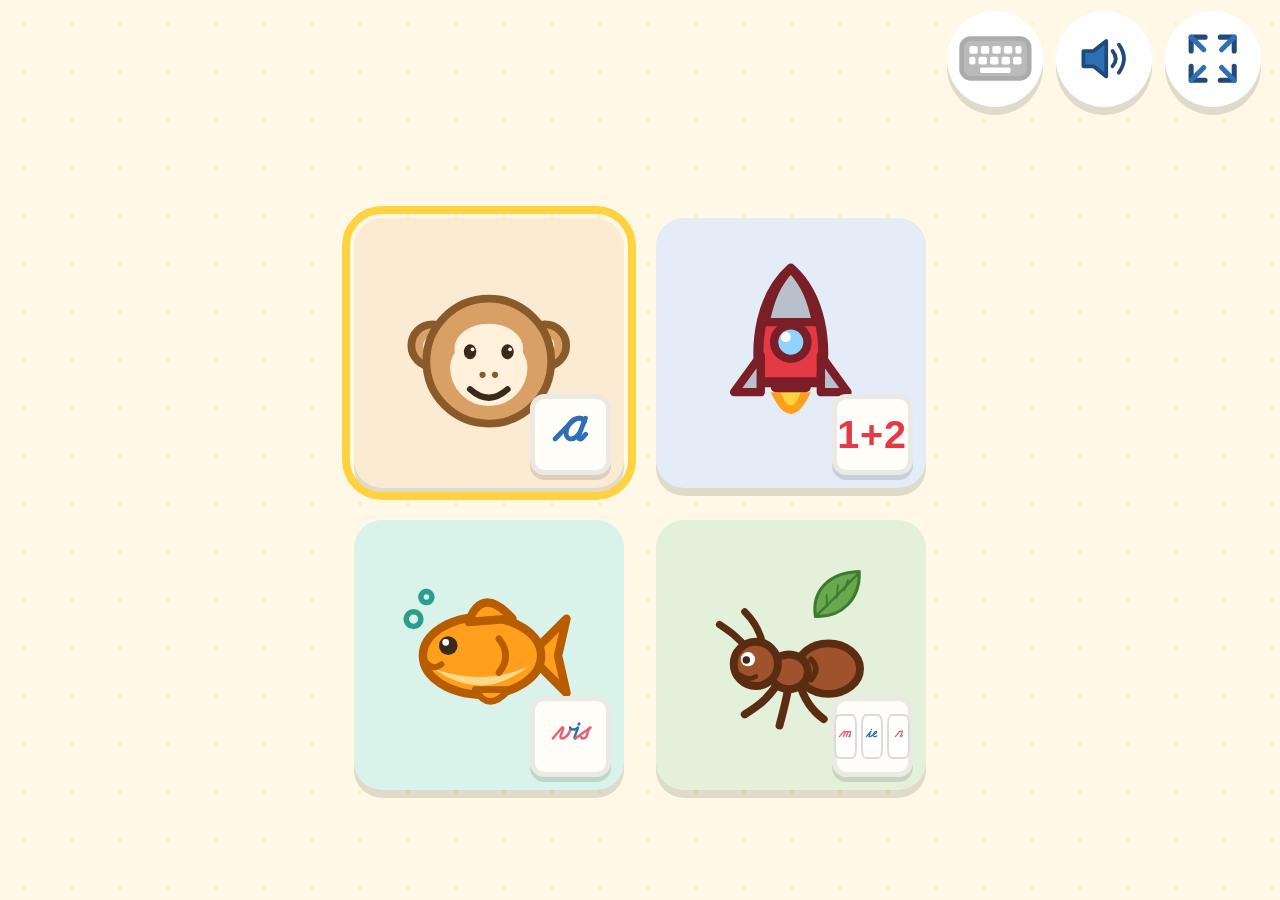
<file: index.html>
<!DOCTYPE html>
<html lang="nl">
<head>
  <meta charset="utf-8">
  <meta name="viewport" content="width=device-width, initial-scale=1, viewport-fit=cover">
  <title>Letter en Cijfer-app</title>
  <!-- Tablet/telefoon: als app op het beginscherm te zetten (manifest + icoon), zonder browserbalken -->
  <meta name="theme-color" content="#FFF8E7">
  <meta name="mobile-web-app-capable" content="yes">
  <meta name="apple-mobile-web-app-capable" content="yes">
  <meta name="apple-mobile-web-app-status-bar-style" content="default">
  <meta name="apple-mobile-web-app-title" content="Letter en Cijfer-app">
  <link rel="manifest" href="manifest.webmanifest">
  <link rel="icon" href="assets/icoon/icoon-192.png" type="image/png">
  <link rel="apple-touch-icon" href="assets/icoon/icoon-180.png">
  <!-- Geen ES-modules en geen externe bronnen: de app moet werken vanaf file:// -->
  <link rel="stylesheet" href="css/base.css">
  <link rel="stylesheet" href="css/fonts.css">
  <link rel="stylesheet" href="css/menu.css">
  <link rel="stylesheet" href="css/aapje.css">
  <link rel="stylesheet" href="css/raketje.css">
  <link rel="stylesheet" href="css/vis.css">
  <link rel="stylesheet" href="css/mier.css">
  <link rel="stylesheet" href="css/mobiel.css">
</head>
<body>

  <!-- ===== Hoofdmenu ===== -->
  <section id="scherm-menu" class="scherm" data-scherm="menu" aria-label="Hoofdmenu">
    <header class="balk">
      <div class="balk-links"></div>
      <div class="balk-midden"></div>
      <div class="balk-rechts">
        <button class="knop-icoon knop-toggle knop-toetsenbord" type="button" data-actie="toetsenbord"
                aria-label="Toetsenbord op het scherm aan of uit" aria-pressed="false">
          <span class="toggle-icoon" data-icoon="toetsenbord"></span>
        </button>
        <button class="knop-icoon knop-geluid" type="button" data-actie="geluid"
                aria-label="Geluid aan of uit" aria-pressed="true"></button>
        <button class="knop-icoon knop-fullscreen" type="button" data-actie="fullscreen"
                aria-label="Volledig scherm aan of uit" aria-pressed="false"></button>
      </div>
    </header>

    <div class="menu-keuzes">
      <button id="knop-aapje" class="menu-knop menu-knop-aapje" type="button"
              data-ga-naar="aapje" aria-label="Aapje: letters oefenen">
        <span class="icoon-groot" data-icoon="aapje"></span>
        <span class="blokje blokje-letter" aria-hidden="true"><span class="schrijfletter klinker">a</span></span>
      </button>

      <button id="knop-raketje" class="menu-knop menu-knop-raketje" type="button"
              data-ga-naar="raketje" aria-label="Raketje: sommen oefenen">
        <span class="icoon-groot" data-icoon="raket"></span>
        <span class="blokje blokje-cijfers" aria-hidden="true">1+2</span>
      </button>

      <button id="knop-vis" class="menu-knop menu-knop-vis" type="button"
              data-ga-naar="vis" aria-label="Vis: woorden lezen">
        <span class="icoon-groot" data-icoon="vis"></span>
        <span class="blokje blokje-woord" aria-hidden="true"><span class="schrijfletter woord"><span class="medeklinker">v</span><span class="klinker">i</span><span class="medeklinker">s</span></span></span>
      </button>

      <button id="knop-mier" class="menu-knop menu-knop-mier" type="button"
              data-ga-naar="mier" aria-label="Mier: woorden bouwen">
        <span class="icoon-groot" data-icoon="mier"></span>
        <!-- Drie klankvakjes met m-ie-r: zo is meteen te zien dat het kind hier zelf typt -->
        <span class="blokje blokje-klanken" aria-hidden="true">
          <span class="vakje-mini"><span class="schrijfletter medeklinker">m</span></span>
          <span class="vakje-mini"><span class="schrijfletter klinker">ie</span></span>
          <span class="vakje-mini"><span class="schrijfletter medeklinker">r</span></span>
        </span>
      </button>
    </div>
  </section>

  <!-- ===== Aapje (taal) ===== -->
  <section id="scherm-aapje" class="scherm spel" data-scherm="aapje" aria-label="Aapje: letters" tabindex="-1" hidden>
    <header class="balk">
      <div class="balk-links">
        <button class="knop-icoon knop-terug" type="button" data-ga-naar="menu" data-icoon="huisje"
                aria-label="Terug naar het menu"></button>
      </div>
      <div class="balk-midden">
        <div class="knopgroep lettersets" role="group" aria-label="Soorten letters">
          <button class="knop-icoon knop-toggle letterset-toggle" type="button" data-set="schrijf-klein"
                  aria-label="Kleine schrijfletters aan of uit" aria-pressed="true">
            <span class="toggle-icoon" data-icoon="letterSchrijfKlein"></span>
          </button>
          <button class="knop-icoon knop-toggle letterset-toggle" type="button" data-set="schrijf-hoofd"
                  aria-label="Hoofdletters in schrijfletters aan of uit" aria-pressed="false">
            <span class="toggle-icoon" data-icoon="letterSchrijfHoofd"></span>
          </button>
          <button class="knop-icoon knop-toggle letterset-toggle" type="button" data-set="blok-klein"
                  aria-label="Kleine blokletters aan of uit" aria-pressed="false">
            <span class="toggle-icoon" data-icoon="letterBlokKlein"></span>
          </button>
          <button class="knop-icoon knop-toggle letterset-toggle" type="button" data-set="blok-hoofd"
                  aria-label="Hoofdletters in blokletters aan of uit" aria-pressed="false">
            <span class="toggle-icoon" data-icoon="letterBlokHoofd"></span>
          </button>
        </div>
      </div>
      <div class="balk-rechts">
        <button class="knop-icoon knop-geluid" type="button" data-actie="geluid"
                aria-label="Geluid aan of uit" aria-pressed="true"></button>
      </div>
    </header>

    <main class="speelveld">
      <div class="letterkaart" id="aapje-kaart">
        <span class="schrijfletter letter-groot" id="aapje-letter" aria-live="polite"></span>
      </div>
      <!-- Meegroeiende wereld (ontwikkelplan §7.6): decor achter de opgave -->
      <div class="wereld" id="aapje-wereld" aria-hidden="true"></div>
      <div class="effecten" id="aapje-effecten" aria-hidden="true"></div>
      <div class="figuur figuur-aapje" id="aapje-figuur" aria-hidden="true"></div>
    </main>

    <footer class="onderbalk">
      <div class="teller" id="aapje-teller" aria-label="Bananen verdiend"></div>
      <div class="hint-toetsenbord" id="aapje-hint" aria-hidden="true"></div>
    </footer>
  </section>

  <!-- ===== Raketje (rekenen) ===== -->
  <section id="scherm-raketje" class="scherm spel" data-scherm="raketje" aria-label="Raketje: sommen" tabindex="-1" hidden>
    <header class="balk">
      <div class="balk-links">
        <button class="knop-icoon knop-terug" type="button" data-ga-naar="menu" data-icoon="huisje"
                aria-label="Terug naar het menu"></button>
      </div>

      <div class="balk-midden">
        <div class="knopgroep operatoren" role="group" aria-label="Soorten sommen">
          <button class="knop-icoon knop-toggle operator-toggle" type="button" data-op="plus"
                  aria-label="Plussommen aan of uit" aria-pressed="true">
            <span class="toggle-icoon" data-icoon="plus"></span>
          </button>
          <button class="knop-icoon knop-toggle operator-toggle" type="button" data-op="min"
                  aria-label="Minsommen aan of uit" aria-pressed="false">
            <span class="toggle-icoon" data-icoon="min"></span>
          </button>
          <button class="knop-icoon knop-toggle operator-toggle" type="button" data-op="maal"
                  aria-label="Keersommen aan of uit" aria-pressed="false">
            <span class="toggle-icoon" data-icoon="maal"></span>
          </button>
          <button class="knop-icoon knop-toggle operator-toggle" type="button" data-op="deel"
                  aria-label="Deelsommen aan of uit" aria-pressed="false">
            <span class="toggle-icoon" data-icoon="deel"></span>
          </button>
        </div>
        <!-- Niveaus zijn los aan en uit te zetten; meerdere tegelijk mag, minstens één blijft aan -->
        <div class="knopgroep niveau" role="group" aria-label="Niveaus">
          <button class="knop-icoon niveau-knop" type="button" data-niveau="klein" data-icoon="raketKlein"
                  aria-label="Klein raketje (uitkomsten tot 10, tafels 1 tot 5) aan of uit" aria-pressed="true"></button>
          <button class="knop-icoon niveau-knop" type="button" data-niveau="groot" data-icoon="raketGroot"
                  aria-label="Groot raketje (uitkomsten tot 20, tafels 1 tot 10) aan of uit" aria-pressed="false"></button>
          <button class="knop-icoon niveau-knop" type="button" data-niveau="super" data-icoon="raketSuper"
                  aria-label="Superraketje (plussen en minnen tot 100, tafels 1 tot 10) aan of uit" aria-pressed="false"></button>
        </div>
        <div class="knopgroep hulpmiddelen" role="group" aria-label="Hulpmiddel">
          <button class="knop-icoon knop-toggle kralen-toggle" type="button"
                  aria-label="Montessori-kralen als hulpmiddel aan of uit" aria-pressed="false">
            <span class="toggle-icoon" data-icoon="kralen"></span>
          </button>
        </div>
      </div>

      <div class="balk-rechts">
        <button class="knop-icoon knop-geluid" type="button" data-actie="geluid"
                aria-label="Geluid aan of uit" aria-pressed="true"></button>
      </div>
    </header>

    <main class="speelveld" id="raketje-veld">
      <div class="som-kolom">
        <div class="som" id="raketje-som" aria-live="polite">
          <span class="som-a"></span>
          <span class="som-op"></span>
          <span class="som-b"></span>
          <span class="som-is">=</span>
          <span class="invulvak leeg"></span>
        </div>
        <!-- Montessori-kralen: alleen gevuld als het hulpmiddel aan staat -->
        <div class="kralen" id="raketje-kralen" aria-hidden="true"></div>
      </div>
      <!-- Meegroeiende wereld (ontwikkelplan §7.6): decor achter de opgave -->
      <div class="wereld" id="raketje-wereld" aria-hidden="true"></div>
      <div class="effecten" id="raketje-effecten" aria-hidden="true"></div>
      <div class="figuur figuur-raket" id="raketje-figuur" aria-hidden="true"></div>
    </main>

    <footer class="onderbalk">
      <div class="teller" id="raketje-teller" aria-label="Sterren verdiend"></div>
      <div class="hint-toetsenbord" id="raketje-hint" aria-hidden="true"></div>
    </footer>
  </section>

  <!-- ===== Vis (woorden lezen) ===== -->
  <section id="scherm-vis" class="scherm spel" data-scherm="vis" aria-label="Vis: woorden lezen" tabindex="-1" hidden>
    <header class="balk">
      <div class="balk-links">
        <button class="knop-icoon knop-terug" type="button" data-ga-naar="menu" data-icoon="huisje"
                aria-label="Terug naar het menu"></button>
      </div>

      <div class="balk-midden">
        <div class="knopgroep spelvormen" role="group" aria-label="Spelvorm">
          <button class="knop-icoon knop-toggle vorm-toggle" type="button" data-vorm="woord"
                  aria-label="Woord in beeld, plaatje kiezen: aan of uit" aria-pressed="true">
            <span class="toggle-icoon" data-icoon="vormWoord"></span>
          </button>
          <button class="knop-icoon knop-toggle vorm-toggle" type="button" data-vorm="plaatje"
                  aria-label="Plaatje in beeld, woord kiezen: aan of uit" aria-pressed="false">
            <span class="toggle-icoon" data-icoon="vormPlaatje"></span>
          </button>
        </div>
        <!-- Niveaus zijn los aan en uit te zetten; meerdere tegelijk mag, minstens één blijft aan -->
        <div class="knopgroep niveau" role="group" aria-label="Niveaus">
          <button class="knop-icoon niveau-knop vis-niveau" type="button" data-niveau="klein" data-icoon="visKlein"
                  aria-label="Kleine vis (korte klankzuivere woorden) aan of uit" aria-pressed="true"></button>
          <button class="knop-icoon niveau-knop vis-niveau" type="button" data-niveau="groot" data-icoon="visGroot"
                  aria-label="Grote vis (woorden met tweetekenklanken en medeklinkerclusters) aan of uit" aria-pressed="false"></button>
          <button class="knop-icoon niveau-knop vis-niveau" type="button" data-niveau="haai" data-icoon="haai"
                  aria-label="Haai (lange woorden van twee of drie lettergrepen) aan of uit" aria-pressed="false"></button>
        </div>
        <!-- Ook de lettersoorten mogen allebei tegelijk aan: ze wisselen elkaar dan per opgave af -->
        <div class="knopgroep schriften" role="group" aria-label="Soorten letters">
          <button class="knop-icoon knop-toggle schrift-knop" type="button" data-schrift="schrijf"
                  aria-label="Schrijfletters aan of uit" aria-pressed="true">
            <span class="toggle-icoon" data-icoon="letterSchrijfKlein"></span>
          </button>
          <button class="knop-icoon knop-toggle schrift-knop" type="button" data-schrift="blok"
                  aria-label="Blokletters aan of uit" aria-pressed="false">
            <span class="toggle-icoon" data-icoon="letterBlokKlein"></span>
          </button>
        </div>
      </div>

      <div class="balk-rechts">
        <button class="knop-icoon knop-geluid" type="button" data-actie="geluid"
                aria-label="Geluid aan of uit" aria-pressed="true"></button>
      </div>
    </header>

    <main class="speelveld speelveld-vis vorm-woord" id="vis-veld">
      <div class="vis-opgave" id="vis-opgave" aria-live="polite"></div>
      <div class="vis-keuzes" id="vis-keuzes" role="group" aria-label="Kies het juiste antwoord">
        <button class="keuze" type="button" data-index="0"></button>
        <button class="keuze" type="button" data-index="1"></button>
        <button class="keuze" type="button" data-index="2"></button>
      </div>
      <!-- Meegroeiende wereld (ontwikkelplan §7.6): decor achter de opgave -->
      <div class="wereld" id="vis-wereld" aria-hidden="true"></div>
      <div class="effecten" id="vis-effecten" aria-hidden="true"></div>
      <div class="figuur figuur-vis" id="vis-figuur" aria-hidden="true"></div>
    </main>

    <footer class="onderbalk">
      <div class="teller" id="vis-teller" aria-label="Schelpen verdiend"></div>
    </footer>
  </section>

  <!-- ===== Mier (woorden bouwen) ===== -->
  <section id="scherm-mier" class="scherm spel" data-scherm="mier" aria-label="Mier: woorden bouwen" tabindex="-1" hidden>
    <header class="balk">
      <div class="balk-links">
        <button class="knop-icoon knop-terug" type="button" data-ga-naar="menu" data-icoon="huisje"
                aria-label="Terug naar het menu"></button>
      </div>

      <div class="balk-midden">
        <!-- Niveaus zijn los aan en uit te zetten; meerdere tegelijk mag, minstens één blijft aan -->
        <div class="knopgroep niveau" role="group" aria-label="Niveaus">
          <button class="knop-icoon niveau-knop mier-niveau" type="button" data-niveau="klein" data-icoon="mierKlein"
                  aria-label="Kleine mier (korte klankzuivere woorden) aan of uit" aria-pressed="true"></button>
          <button class="knop-icoon niveau-knop mier-niveau" type="button" data-niveau="groot" data-icoon="mierGroot"
                  aria-label="Grote mier (woorden met tweetekenklanken en medeklinkerclusters) aan of uit" aria-pressed="false"></button>
          <button class="knop-icoon niveau-knop mier-niveau" type="button" data-niveau="haai" data-icoon="mierPuik"
                  aria-label="Puike mier (lange woorden van twee of drie lettergrepen) aan of uit" aria-pressed="false"></button>
        </div>
        <!-- Lettersoort: bepaalt alleen hoe het getypte woord eruitziet; het kind typt gewone letters -->
        <div class="knopgroep schriften" role="group" aria-label="Soorten letters">
          <button class="knop-icoon knop-toggle schrift-knop" type="button" data-schrift="schrijf"
                  aria-label="Schrijfletters aan of uit" aria-pressed="true">
            <span class="toggle-icoon" data-icoon="letterSchrijfKlein"></span>
          </button>
          <button class="knop-icoon knop-toggle schrift-knop" type="button" data-schrift="blok"
                  aria-label="Blokletters aan of uit" aria-pressed="false">
            <span class="toggle-icoon" data-icoon="letterBlokKlein"></span>
          </button>
        </div>
        <div class="knopgroep hulpmiddelen" role="group" aria-label="Hulpmiddel">
          <button class="knop-icoon knop-toggle voorbeeld-toggle" type="button"
                  aria-label="Voorbeeldwoord als hulpmiddel aan of uit" aria-pressed="false">
            <span class="toggle-icoon" data-icoon="voorbeeldwoord"></span>
          </button>
        </div>
      </div>

      <div class="balk-rechts">
        <button class="knop-icoon knop-geluid" type="button" data-actie="geluid"
                aria-label="Geluid aan of uit" aria-pressed="true"></button>
      </div>
    </header>

    <main class="speelveld speelveld-mier" id="mier-veld">
      <div class="mier-kaart" id="mier-plaatje" aria-live="polite"></div>
      <div class="mier-woordkolom">
        <!-- Hulpmiddel: het woord klein boven de vakjes, standaard uit -->
        <div class="voorbeeldwoord" id="mier-voorbeeld" aria-hidden="true"></div>
        <div class="klankvakjes" id="mier-vakjes" aria-label="Klankvakjes"></div>
      </div>
      <!-- Meegroeiende wereld (ontwikkelplan §7.6): decor achter de opgave -->
      <div class="wereld" id="mier-wereld" aria-hidden="true"></div>
      <div class="effecten" id="mier-effecten" aria-hidden="true"></div>
      <div class="figuur figuur-mier" id="mier-figuur" aria-hidden="true"></div>
    </main>

    <footer class="onderbalk">
      <div class="teller" id="mier-teller" aria-label="Blaadjes verdiend"></div>
      <div class="hint-toetsenbord" id="mier-hint" aria-hidden="true"></div>
    </footer>
  </section>

  <!-- Scripts in vaste volgorde (geen modules). app.js vóór de spellen. -->
  <script src="js/icons.js"></script>
  <script src="js/plaatjes.js"></script>
  <script src="js/decor.js"></script>
  <script src="js/audio.js"></script>
  <script src="js/animaties.js"></script>
  <script src="js/keyboardHint.js"></script>
  <script src="js/teller.js"></script>
  <script src="js/letters.js"></script>
  <script src="js/woorden.js"></script>
  <script src="js/sommen.js"></script>
  <script src="js/kralen.js"></script>
  <script src="js/wereld.js"></script>
  <script src="js/app.js"></script>
  <script src="js/aapje.js"></script>
  <script src="js/raketje.js"></script>
  <script src="js/vis.js"></script>
  <script src="js/mier.js"></script>
</body>
</html>
</file>
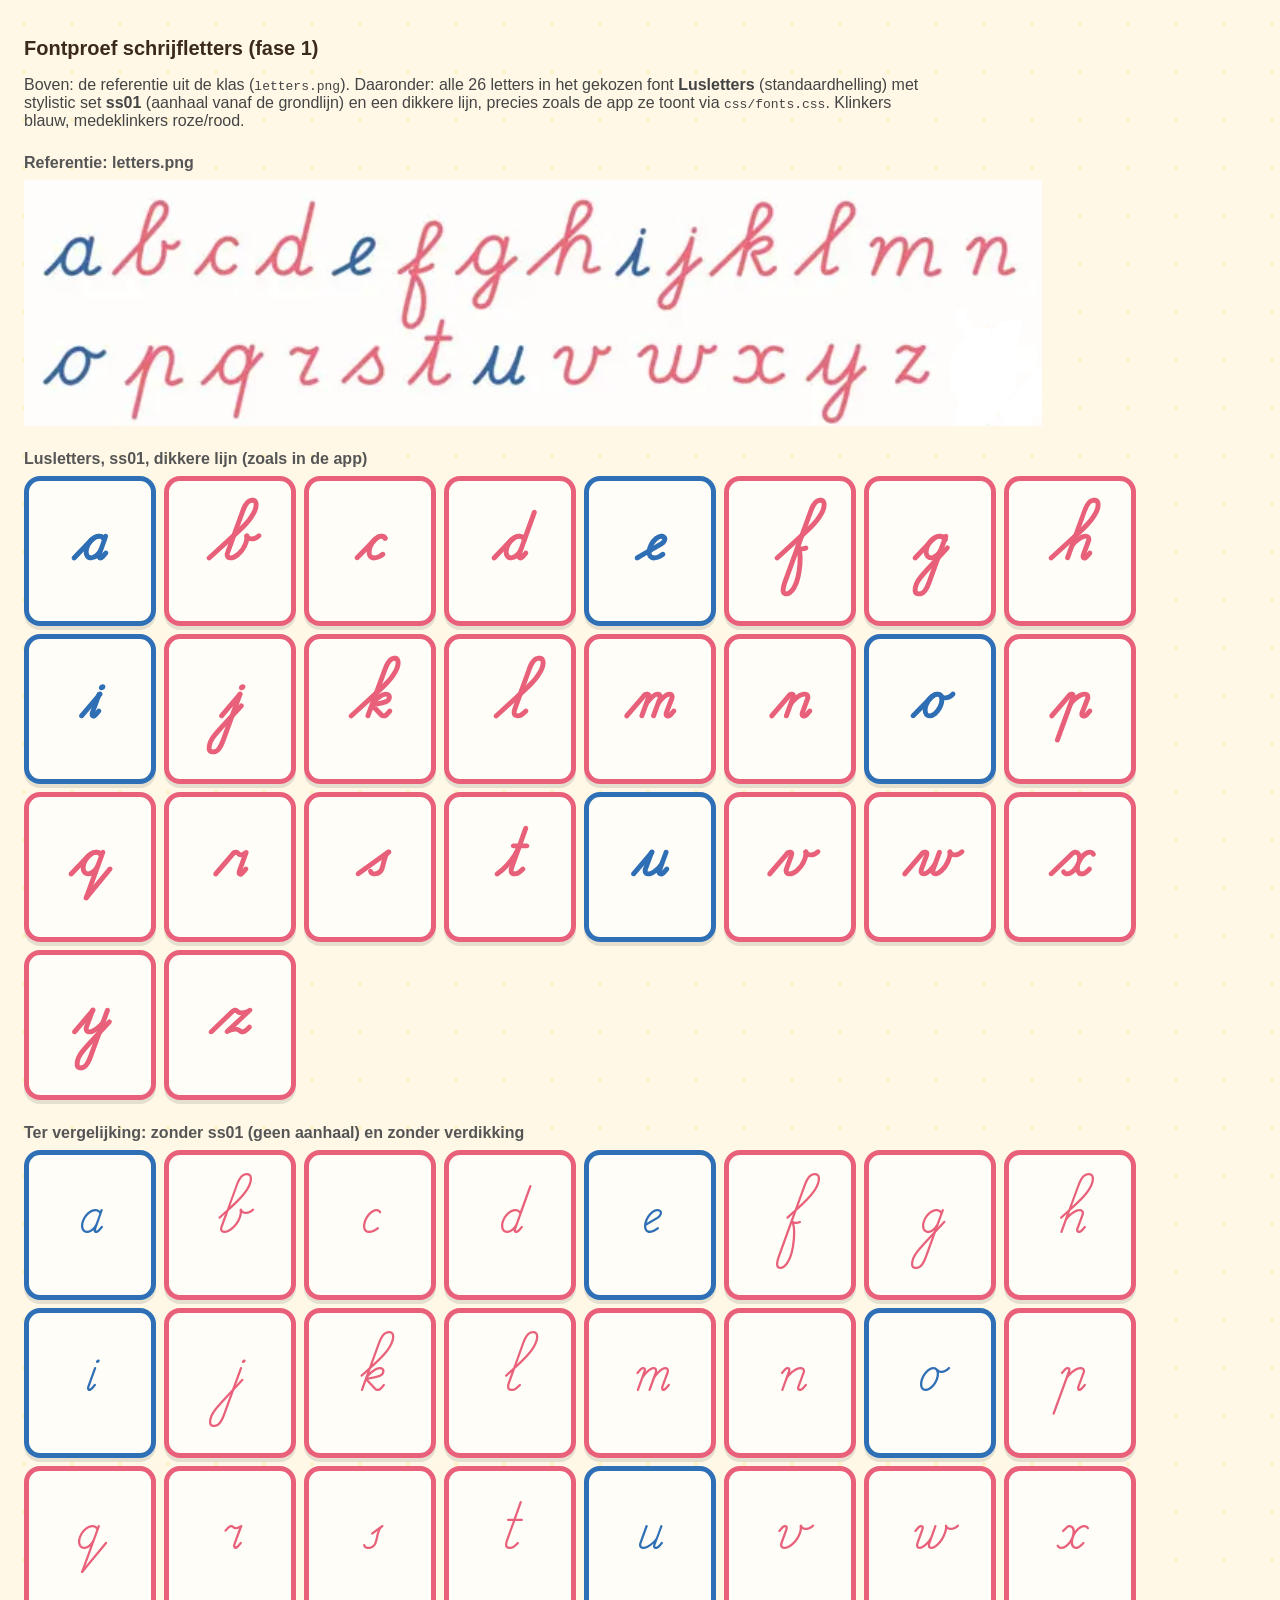
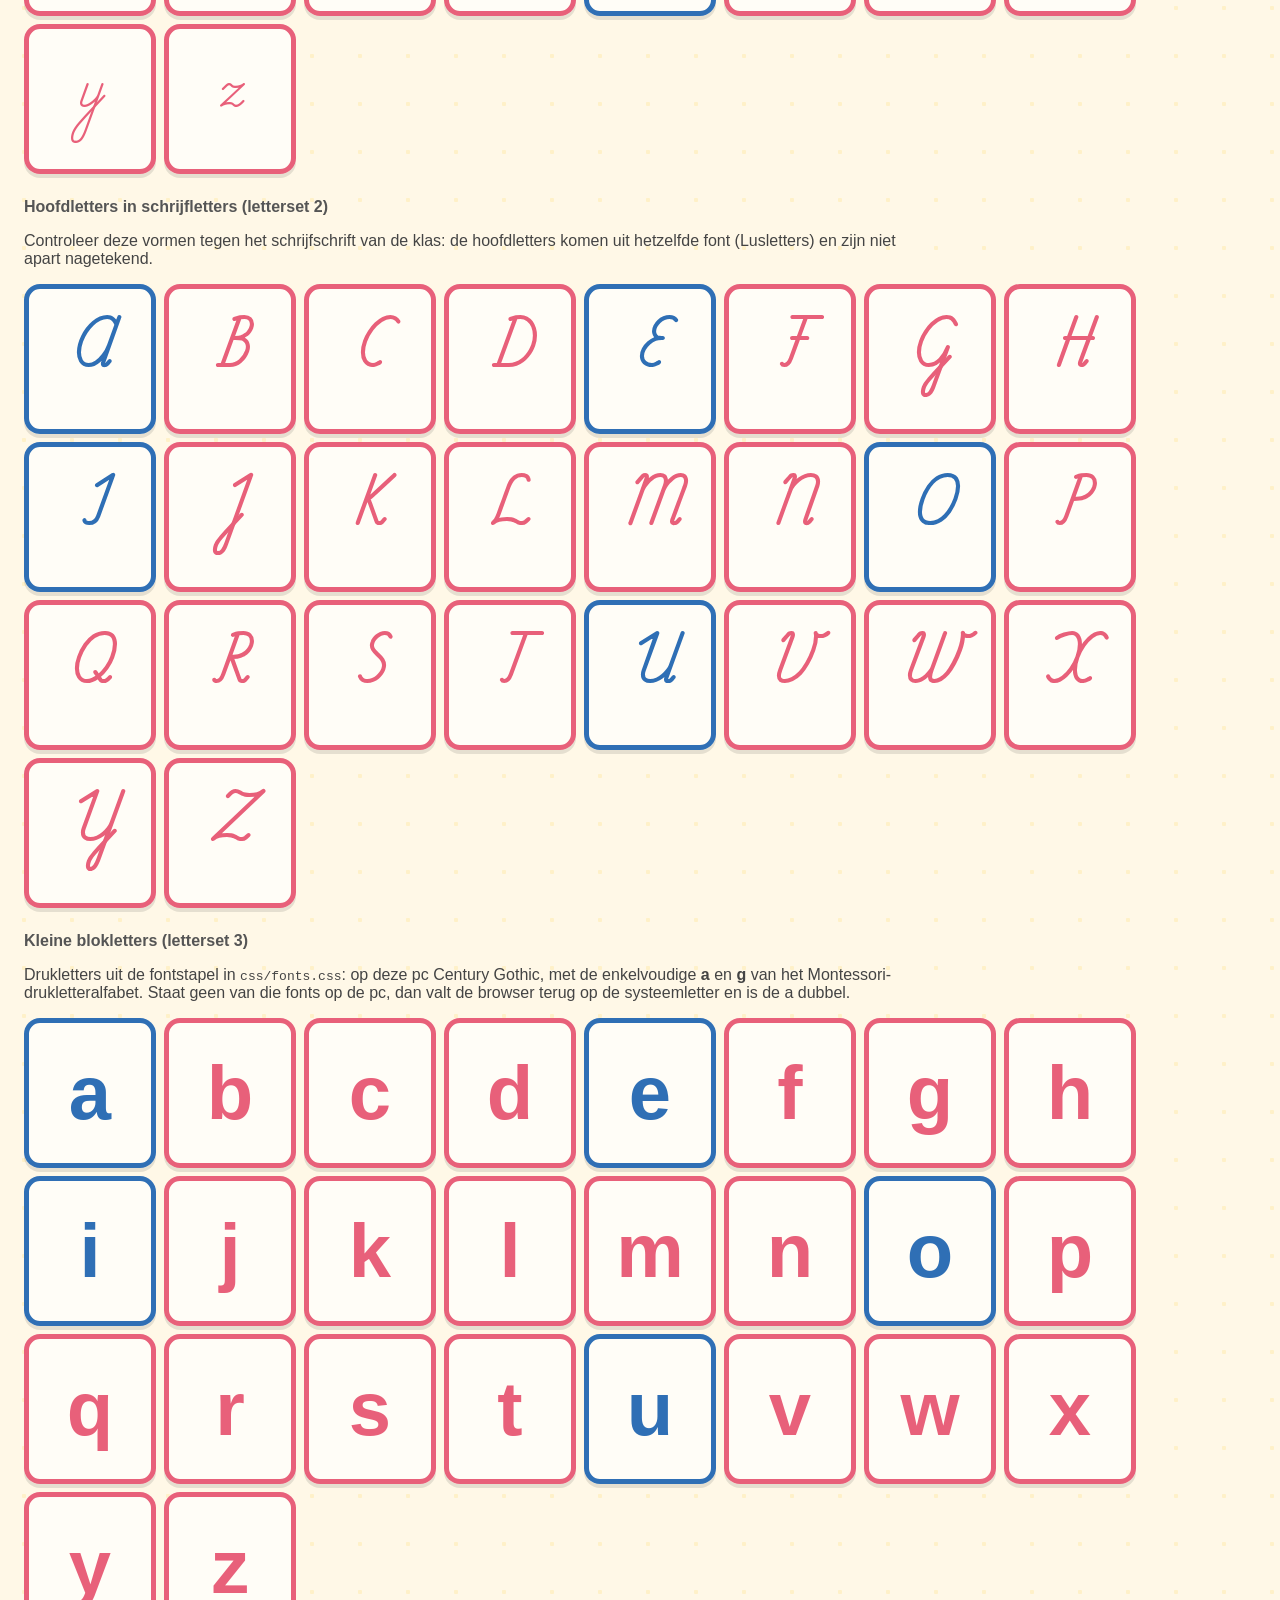
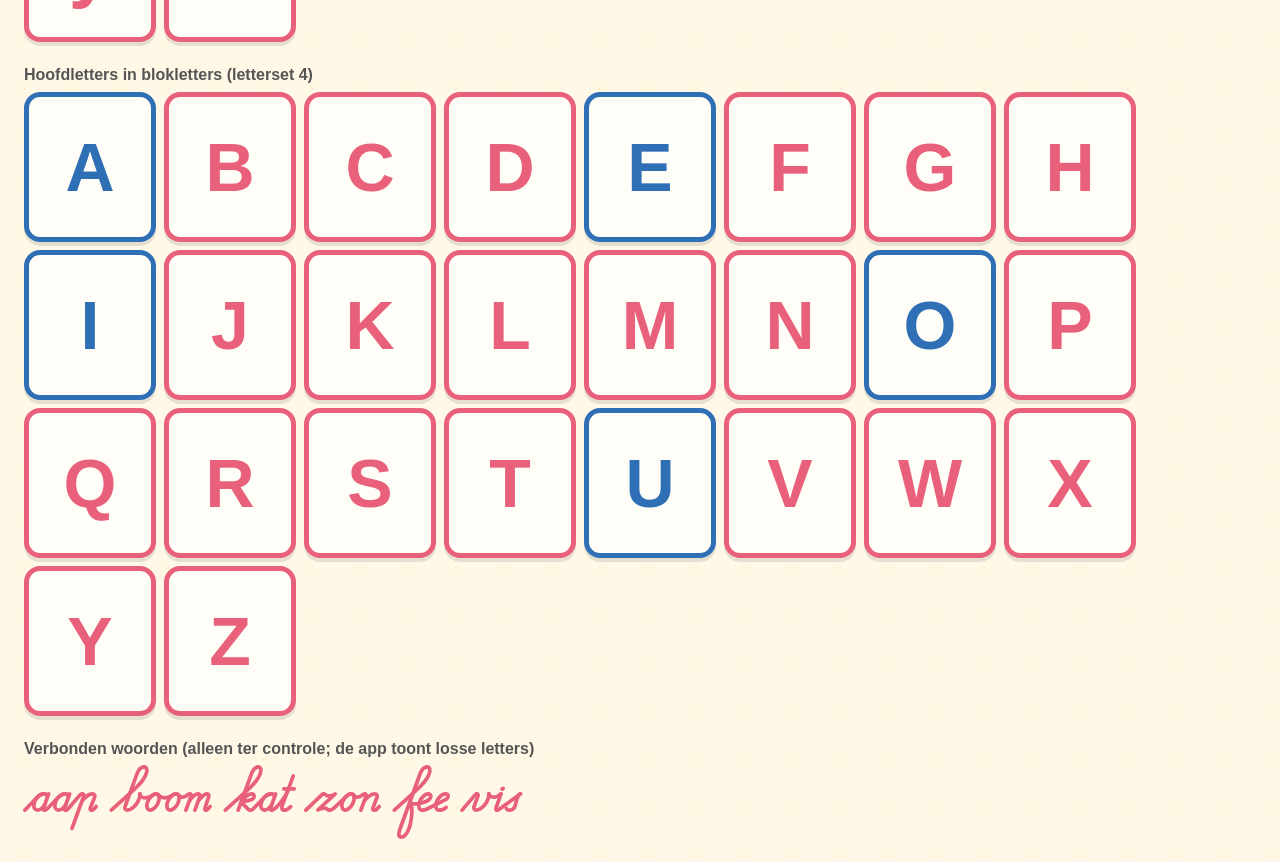
<file: test/fontproef.html>
<!DOCTYPE html>
<html lang="nl">
<head>
<meta charset="utf-8">
<title>Fontproef: schrijfletters, hoofdletters en blokletters</title>
<link rel="stylesheet" href="../css/base.css">
<link rel="stylesheet" href="../css/fonts.css">
<style>
  html, body { overflow: auto; height: auto; }
  body { padding: 24px; font-family: Segoe UI, Arial, sans-serif; }
  h1 { font-size: 20px; } h2 { font-size: 16px; margin: 24px 0 8px; color: #555; }
  img { max-width: 100%; display: block; }
  .rij { display: flex; flex-wrap: wrap; gap: 8px; }
  .kaart { width: 132px; height: 150px; display: flex; align-items: center; justify-content: center;
           background: #FFFDF7; border-radius: 16px; box-shadow: 0 4px 0 rgba(0,0,0,.1), inset 0 0 0 5px currentColor; }
  .kaart .schrijfletter { font-size: 96px; transform: translateY(-4%); }
  .kaart .blokletter { font-size: 76px; }
  .kaart .hoofd.schrijfletter { font-size: 80px; }
  .kaart .hoofd.blokletter { font-size: 68px; }
  .rij.zonder .schrijfletter { -webkit-text-stroke: 0; }
  .rij.plat .schrijfletter { font-feature-settings: normal; }
  .woorden { font-size: 72px; margin: 0; color: var(--kleur-medeklinker); }
  p.uitleg { max-width: 900px; color: #444; }
</style>
</head>
<body>
<h1>Fontproef schrijfletters (fase 1)</h1>
<p class="uitleg">Boven: de referentie uit de klas (<code>letters.png</code>). Daaronder: alle 26 letters in het
gekozen font <strong>Lusletters</strong> (standaardhelling) met stylistic set <strong>ss01</strong>
(aanhaal vanaf de grondlijn) en een dikkere lijn, precies zoals de app ze toont via <code>css/fonts.css</code>.
Klinkers blauw, medeklinkers roze/rood.</p>

<h2>Referentie: letters.png</h2>
<img src="../letters.png" alt="Referentie schrijfletters uit de klas">

<h2>Lusletters, ss01, dikkere lijn (zoals in de app)</h2>
<div class="rij" id="rij-app"></div>

<h2>Ter vergelijking: zonder ss01 (geen aanhaal) en zonder verdikking</h2>
<div class="rij zonder plat" id="rij-kaal"></div>

<h2>Hoofdletters in schrijfletters (letterset 2)</h2>
<p class="uitleg">Controleer deze vormen tegen het schrijfschrift van de klas: de hoofdletters komen uit
hetzelfde font (Lusletters) en zijn niet apart nagetekend.</p>
<div class="rij" id="rij-schrijf-hoofd"></div>

<h2>Kleine blokletters (letterset 3)</h2>
<p class="uitleg">Drukletters uit de fontstapel in <code>css/fonts.css</code>: op deze pc Century Gothic,
met de enkelvoudige <strong>a</strong> en <strong>g</strong> van het Montessori-drukletteralfabet.
Staat geen van die fonts op de pc, dan valt de browser terug op de systeemletter en is de a dubbel.</p>
<div class="rij" id="rij-blok-klein"></div>

<h2>Hoofdletters in blokletters (letterset 4)</h2>
<div class="rij" id="rij-blok-hoofd"></div>

<h2>Verbonden woorden (alleen ter controle; de app toont losse letters)</h2>
<p class="woorden schrijfletter">aap boom kat zon fee vis</p>

<script src="../js/letters.js"></script>
<script>
  function vul(id, set) {
    var rij = document.getElementById(id);
    Letters.LETTERS.forEach(function (l) {
      var k = document.createElement('div');
      k.className = 'kaart ' + Letters.kleurKlasse(l);
      var klassen = Letters.vormKlassen(set || Letters.BASISSET).replace('kast-hoofd', 'hoofd').replace('kast-klein', '');
      k.innerHTML = '<span class="' + klassen + '">' + Letters.vorm(l, set || Letters.BASISSET) + '</span>';
      rij.appendChild(k);
    });
  }
  vul('rij-app'); vul('rij-kaal');
  vul('rij-schrijf-hoofd', 'schrijf-hoofd');
  vul('rij-blok-klein', 'blok-klein');
  vul('rij-blok-hoofd', 'blok-hoofd');
</script>
</body>
</html>
</file>
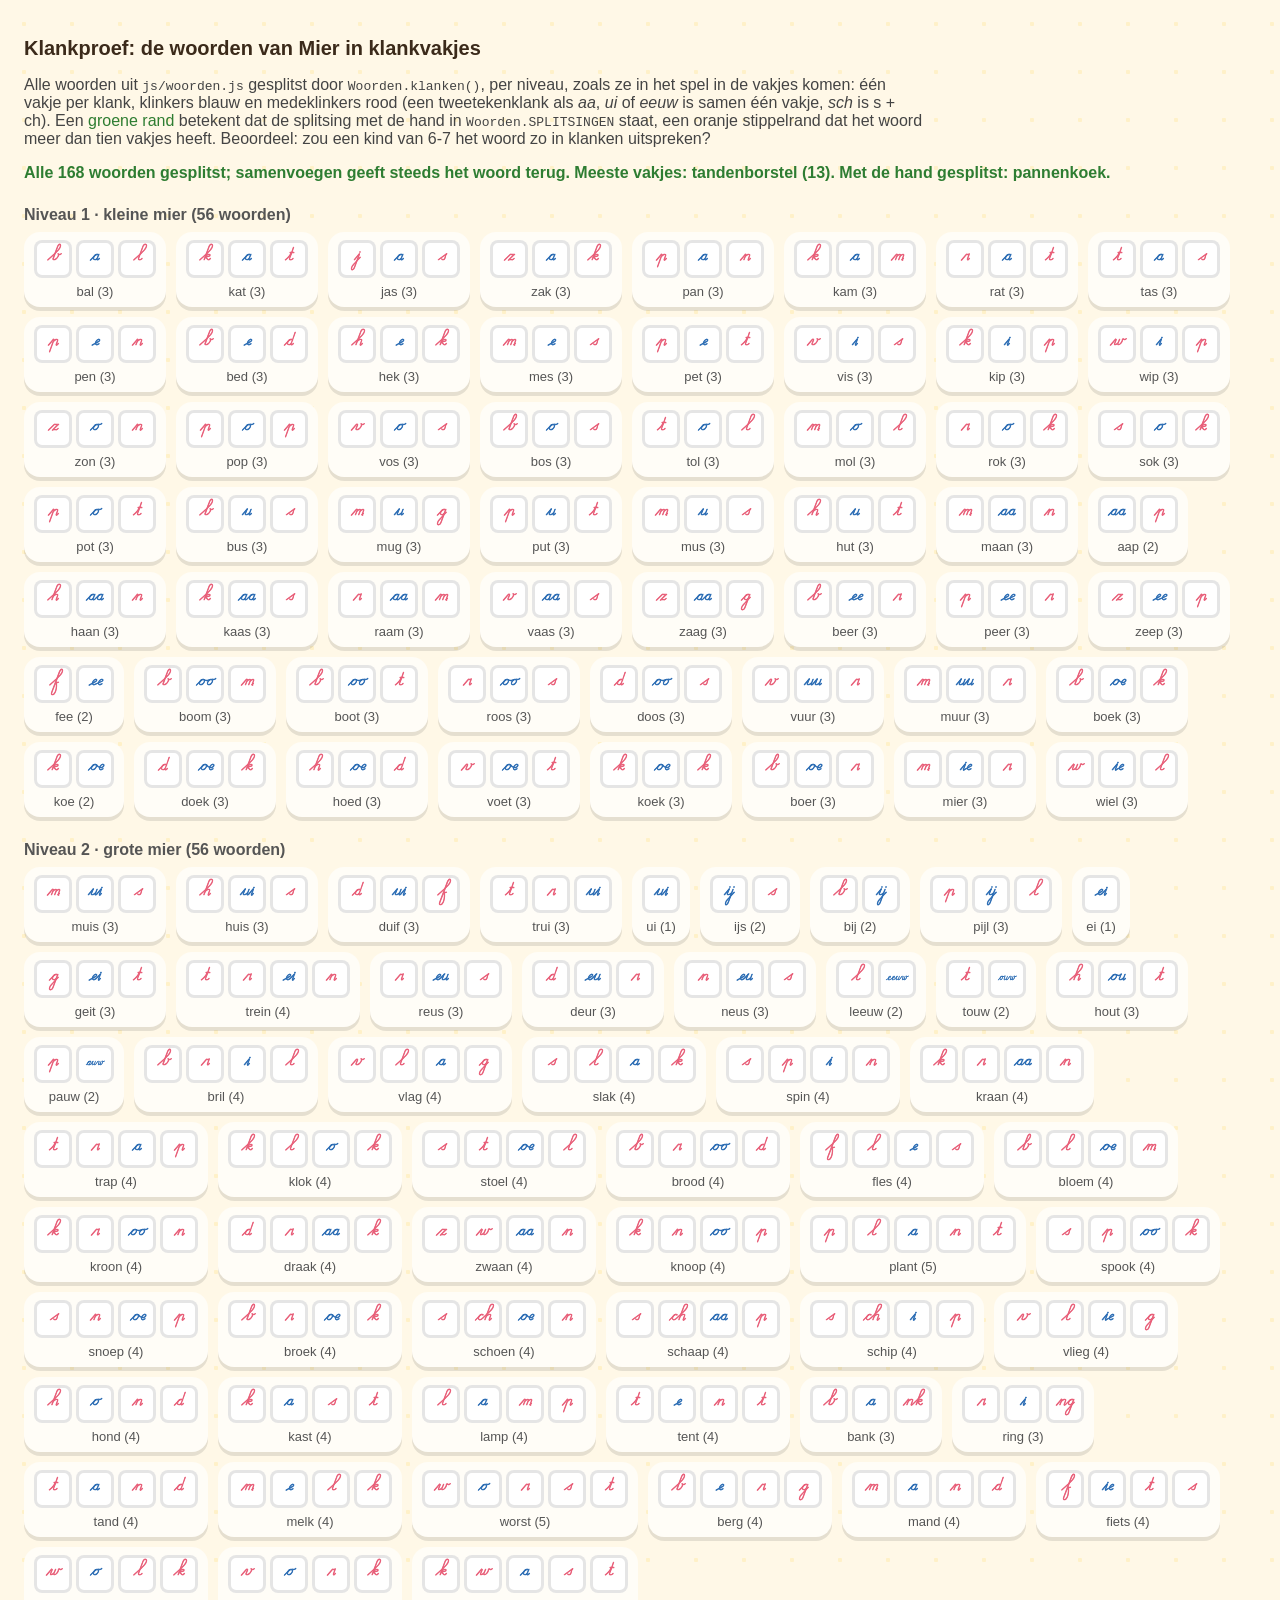
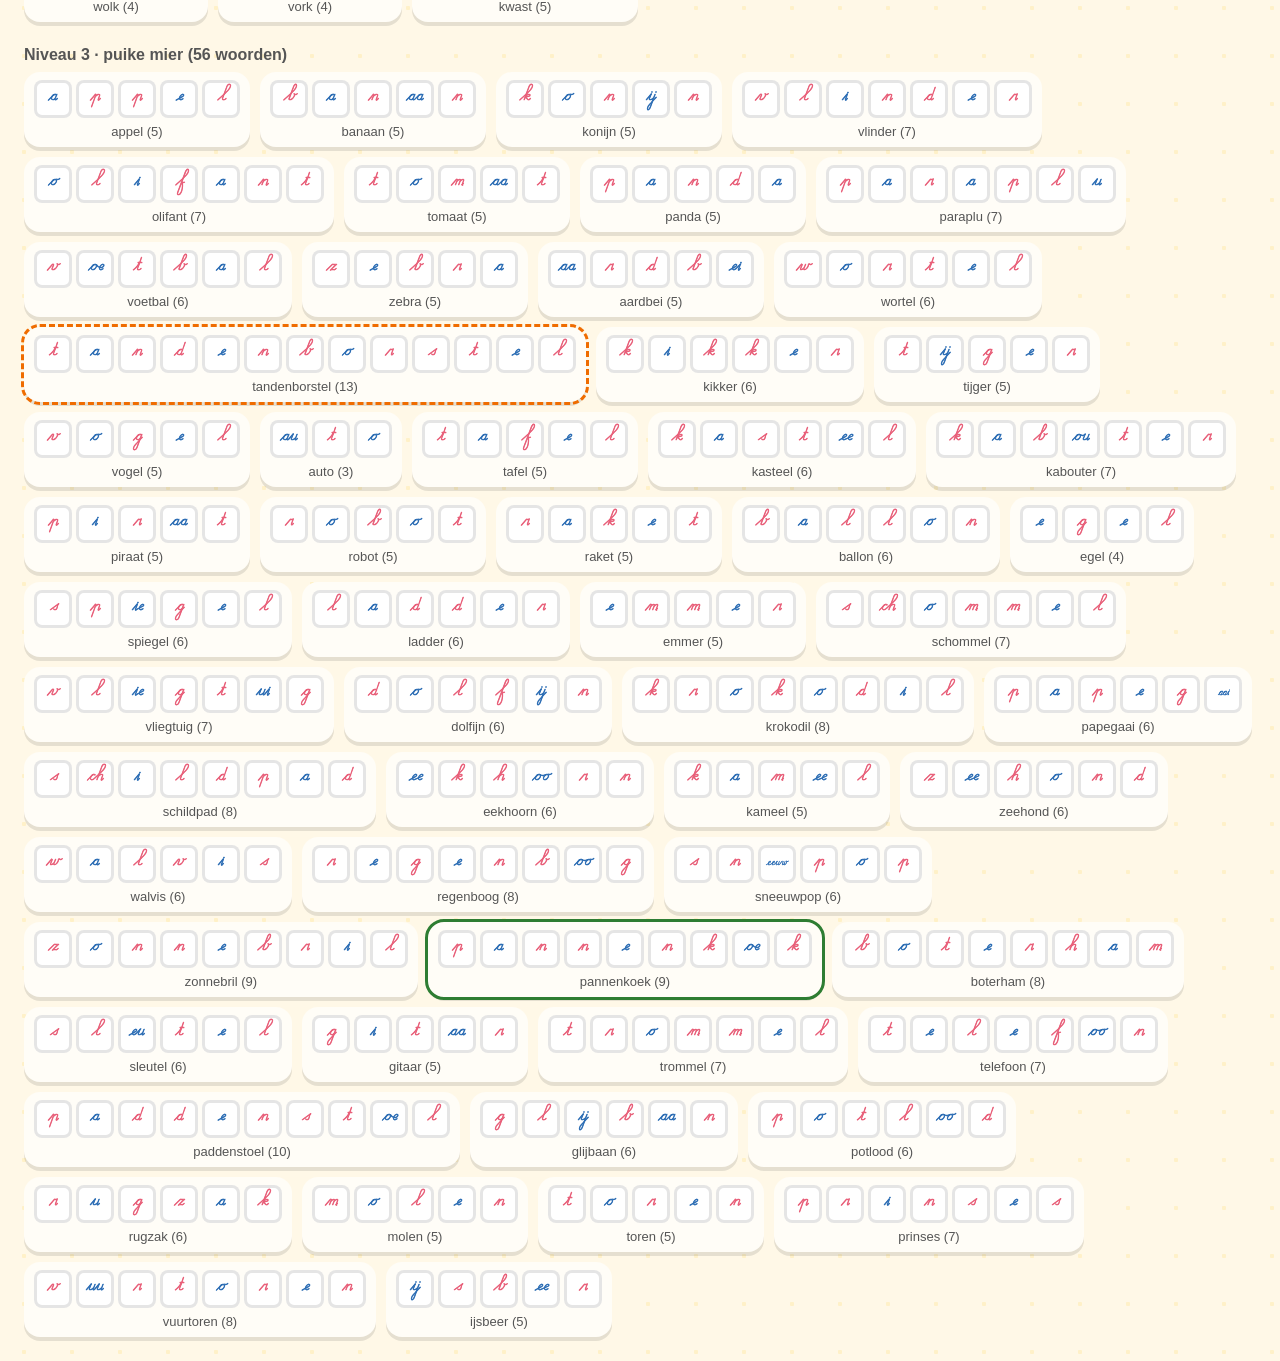
<file: test/klankproef.html>
<!DOCTYPE html>
<html lang="nl">
<head>
<meta charset="utf-8">
<title>Klankproef: alle woorden van Mier in klankvakjes</title>
<link rel="stylesheet" href="../css/base.css">
<link rel="stylesheet" href="../css/fonts.css">
<style>
  html, body { overflow: auto; height: auto; }
  body { padding: 24px; font-family: Segoe UI, Arial, sans-serif; }
  h1 { font-size: 20px; } h2 { font-size: 16px; margin: 24px 0 8px; color: #555; }
  p.uitleg { max-width: 900px; color: #444; }
  .rij { display: flex; flex-wrap: wrap; gap: 10px; }
  .kaart { display: flex; flex-direction: column; align-items: center; gap: 6px;
           padding: 8px 10px; background: #FFFDF7; border-radius: 16px; box-shadow: 0 4px 0 rgba(0,0,0,.1); }
  .kaart.hand { outline: 3px solid #2e7d32; }      /* handmatige splitsing */
  .kaart.veel { outline: 3px dashed #ef6c00; }     /* meer dan tien vakjes */
  .vakjes { display: flex; gap: 4px; }
  .vakje { width: 38px; height: 38px; display: flex; align-items: center; justify-content: center;
           background: #fff; border-radius: 8px; box-shadow: inset 0 0 0 3px rgba(0,0,0,.1); }
  .vakje .schrijfletter { font-size: 26px; line-height: 1; transform: translateY(-8%); }
  .vakje.lang .schrijfletter { font-size: 15px; }
  .naam { font-size: 13px; color: #555; }
  .samenvatting { font-weight: bold; }
  .ok { color: #2e7d32; } .fout { color: #c62828; }
</style>
</head>
<body>
<h1>Klankproef: de woorden van Mier in klankvakjes</h1>
<p class="uitleg">Alle woorden uit <code>js/woorden.js</code> gesplitst door <code>Woorden.klanken()</code>, per niveau,
zoals ze in het spel in de vakjes komen: één vakje per klank, klinkers blauw en medeklinkers rood
(een tweetekenklank als <em>aa</em>, <em>ui</em> of <em>eeuw</em> is samen één vakje, <em>sch</em> is s + ch).
Een <span class="ok">groene rand</span> betekent dat de splitsing met de hand in <code>Woorden.SPLITSINGEN</code> staat,
een oranje stippelrand dat het woord meer dan tien vakjes heeft.
Beoordeel: zou een kind van 6-7 het woord zo in klanken uitspreken?</p>
<p id="samenvatting" class="samenvatting"></p>
<div id="uit"></div>

<script src="../js/letters.js"></script>
<script src="../js/woorden.js"></script>
<script>
  var NAMEN = { klein: 'Niveau 1 · kleine mier', groot: 'Niveau 2 · grote mier', haai: 'Niveau 3 · puike mier' };
  var uit = document.getElementById('uit'), fouten = [], totaal = 0, meeste = 0, meesteW = '';

  Woorden.NIVEAUS.forEach(function (niveau) {
    var lijst = Woorden.LIJST[niveau];
    var h = document.createElement('h2');
    h.textContent = NAMEN[niveau] + ' (' + lijst.length + ' woorden)';
    uit.appendChild(h);
    var rij = document.createElement('div');
    rij.className = 'rij';
    lijst.forEach(function (w) {
      totaal++;
      var klanken = Woorden.klanken(w);
      if (klanken.join('') !== w) fouten.push(w);
      if (klanken.length > meeste) { meeste = klanken.length; meesteW = w; }
      var k = document.createElement('div');
      k.className = 'kaart' + (Woorden.SPLITSINGEN[w] ? ' hand' : '') + (klanken.length > 10 ? ' veel' : '');
      k.innerHTML = '<div class="vakjes">' + klanken.map(function (kl) {
        return '<span class="vakje' + (kl.length > 2 ? ' lang' : '') + '"><span class="schrijfletter ' +
               Woorden.klankKlasse(kl) + '">' + kl + '</span></span>';
      }).join('') + '</div><span class="naam">' + w + ' (' + klanken.length + ')</span>';
      rij.appendChild(k);
    });
    uit.appendChild(rij);
  });

  var s = document.getElementById('samenvatting');
  s.textContent = fouten.length
    ? 'Samenvoegen geeft niet het woord terug bij: ' + fouten.join(', ')
    : 'Alle ' + totaal + ' woorden gesplitst; samenvoegen geeft steeds het woord terug. Meeste vakjes: ' +
      meesteW + ' (' + meeste + '). Met de hand gesplitst: ' + (Object.keys(Woorden.SPLITSINGEN).join(', ') || 'geen') + '.';
  s.className = 'samenvatting ' + (fouten.length ? 'fout' : 'ok');
</script>
</body>
</html>
</file>
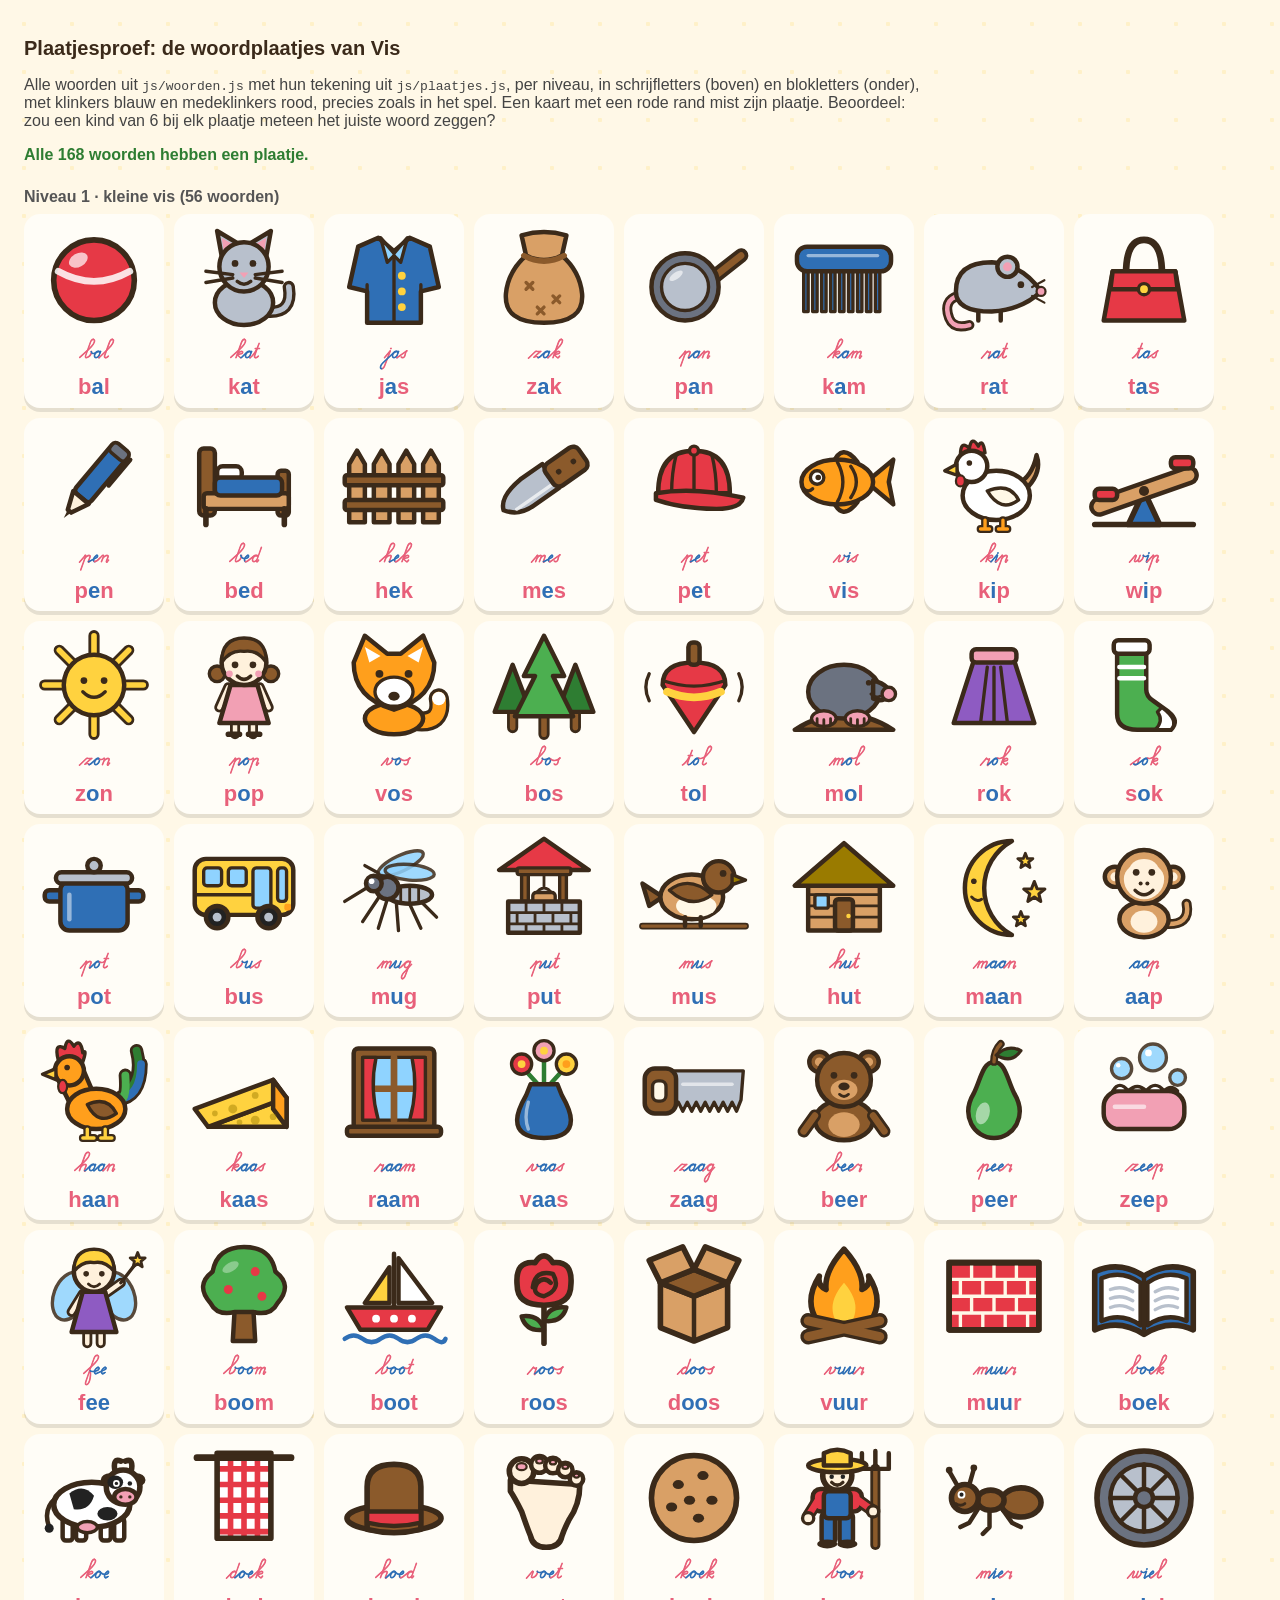
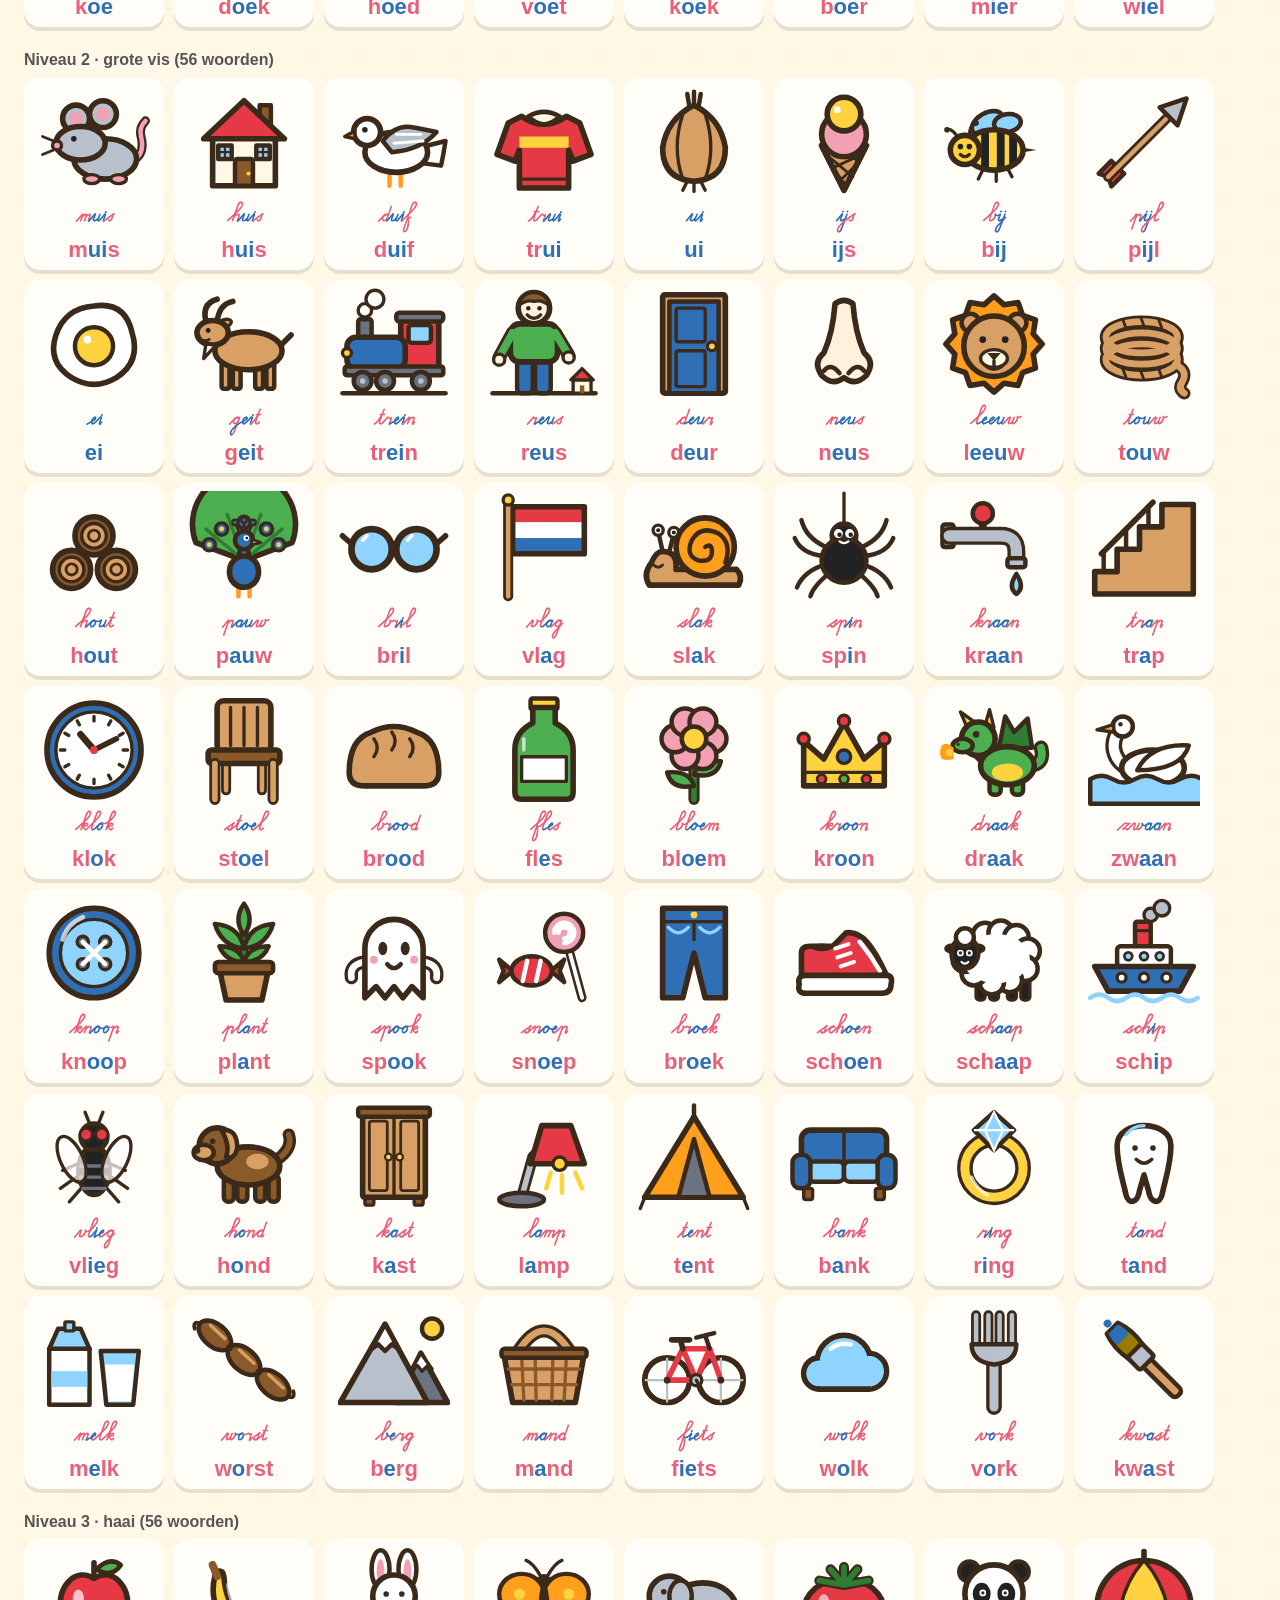
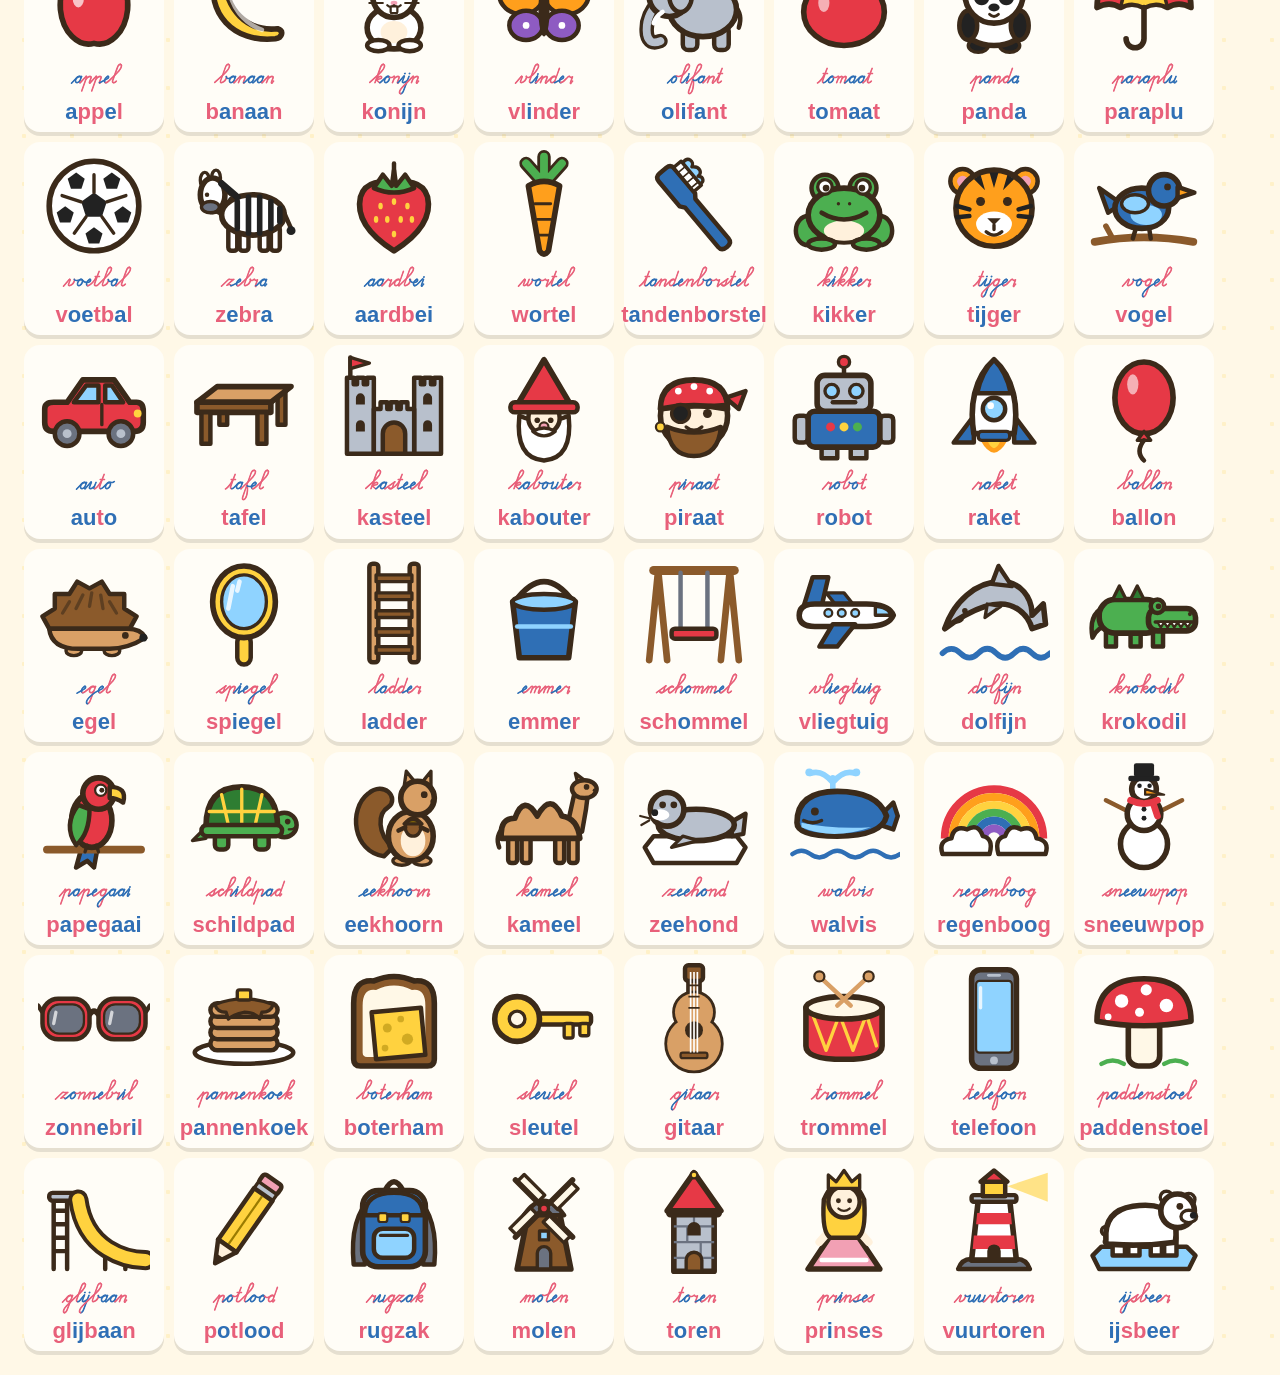
<file: test/plaatjesproef.html>
<!DOCTYPE html>
<html lang="nl">
<head>
<meta charset="utf-8">
<title>Plaatjesproef: alle woordplaatjes van Vis per niveau</title>
<link rel="stylesheet" href="../css/base.css">
<link rel="stylesheet" href="../css/fonts.css">
<style>
  html, body { overflow: auto; height: auto; }
  body { padding: 24px; font-family: Segoe UI, Arial, sans-serif; }
  h1 { font-size: 20px; } h2 { font-size: 16px; margin: 24px 0 8px; color: #555; }
  p.uitleg { max-width: 900px; color: #444; }
  .rij { display: flex; flex-wrap: wrap; gap: 10px; }
  .kaart { width: 140px; display: flex; flex-direction: column; align-items: center; gap: 4px;
           padding: 8px 6px; background: #FFFDF7; border-radius: 16px; box-shadow: 0 4px 0 rgba(0,0,0,.1); }
  .kaart svg { width: 112px; height: 112px; }
  .kaart .woord { font-size: 30px; line-height: 1.1; white-space: nowrap; }
  .kaart .woord.blokletter { font-size: 22px; font-weight: 600; }
  .kaart.leeg { outline: 3px dashed #c62828; }
  .kaart .plaatje { width: 112px; height: 112px; display: flex; align-items: center; justify-content: center; color: #c62828; font-size: 13px; }
  .samenvatting { font-weight: bold; }
  .ok { color: #2e7d32; } .fout { color: #c62828; }
</style>
</head>
<body>
<h1>Plaatjesproef: de woordplaatjes van Vis</h1>
<p class="uitleg">Alle woorden uit <code>js/woorden.js</code> met hun tekening uit <code>js/plaatjes.js</code>, per niveau,
in schrijfletters (boven) en blokletters (onder), met klinkers blauw en medeklinkers rood, precies zoals in het spel.
Een kaart met een rode rand mist zijn plaatje. Beoordeel: zou een kind van 6 bij elk plaatje meteen het juiste woord zeggen?</p>
<p id="samenvatting" class="samenvatting"></p>
<div id="uit"></div>

<script src="../js/letters.js"></script>
<script src="../js/woorden.js"></script>
<script src="../js/plaatjes.js"></script>
<script>
  var NAMEN = { klein: 'Niveau 1 · kleine vis', groot: 'Niveau 2 · grote vis', haai: 'Niveau 3 · haai' };
  var uit = document.getElementById('uit'), ontbreekt = [], totaal = 0;
  Woorden.NIVEAUS.forEach(function (niveau) {
    var lijst = Woorden.LIJST[niveau];
    var h = document.createElement('h2');
    h.textContent = NAMEN[niveau] + ' (' + lijst.length + ' woorden)';
    uit.appendChild(h);
    var rij = document.createElement('div');
    rij.className = 'rij';
    lijst.forEach(function (w) {
      totaal++;
      var heeft = Plaatjes.heeft(w);
      if (!heeft) ontbreekt.push(w);
      var k = document.createElement('div');
      k.className = 'kaart' + (heeft ? '' : ' leeg');
      k.innerHTML = (heeft ? Plaatjes.svg(w) : '<div class="plaatje">geen plaatje</div>') +
        '<span class="woord schrijfletter">' + Woorden.html(w) + '</span>' +
        '<span class="woord blokletter">' + Woorden.html(w) + '</span>';
      rij.appendChild(k);
    });
    uit.appendChild(rij);
  });
  var s = document.getElementById('samenvatting');
  s.textContent = ontbreekt.length ? 'Ontbreekt (' + ontbreekt.length + ' van ' + totaal + '): ' + ontbreekt.join(', ')
                                   : 'Alle ' + totaal + ' woorden hebben een plaatje.';
  s.className = 'samenvatting ' + (ontbreekt.length ? 'fout' : 'ok');
</script>
</body>
</html>
</file>
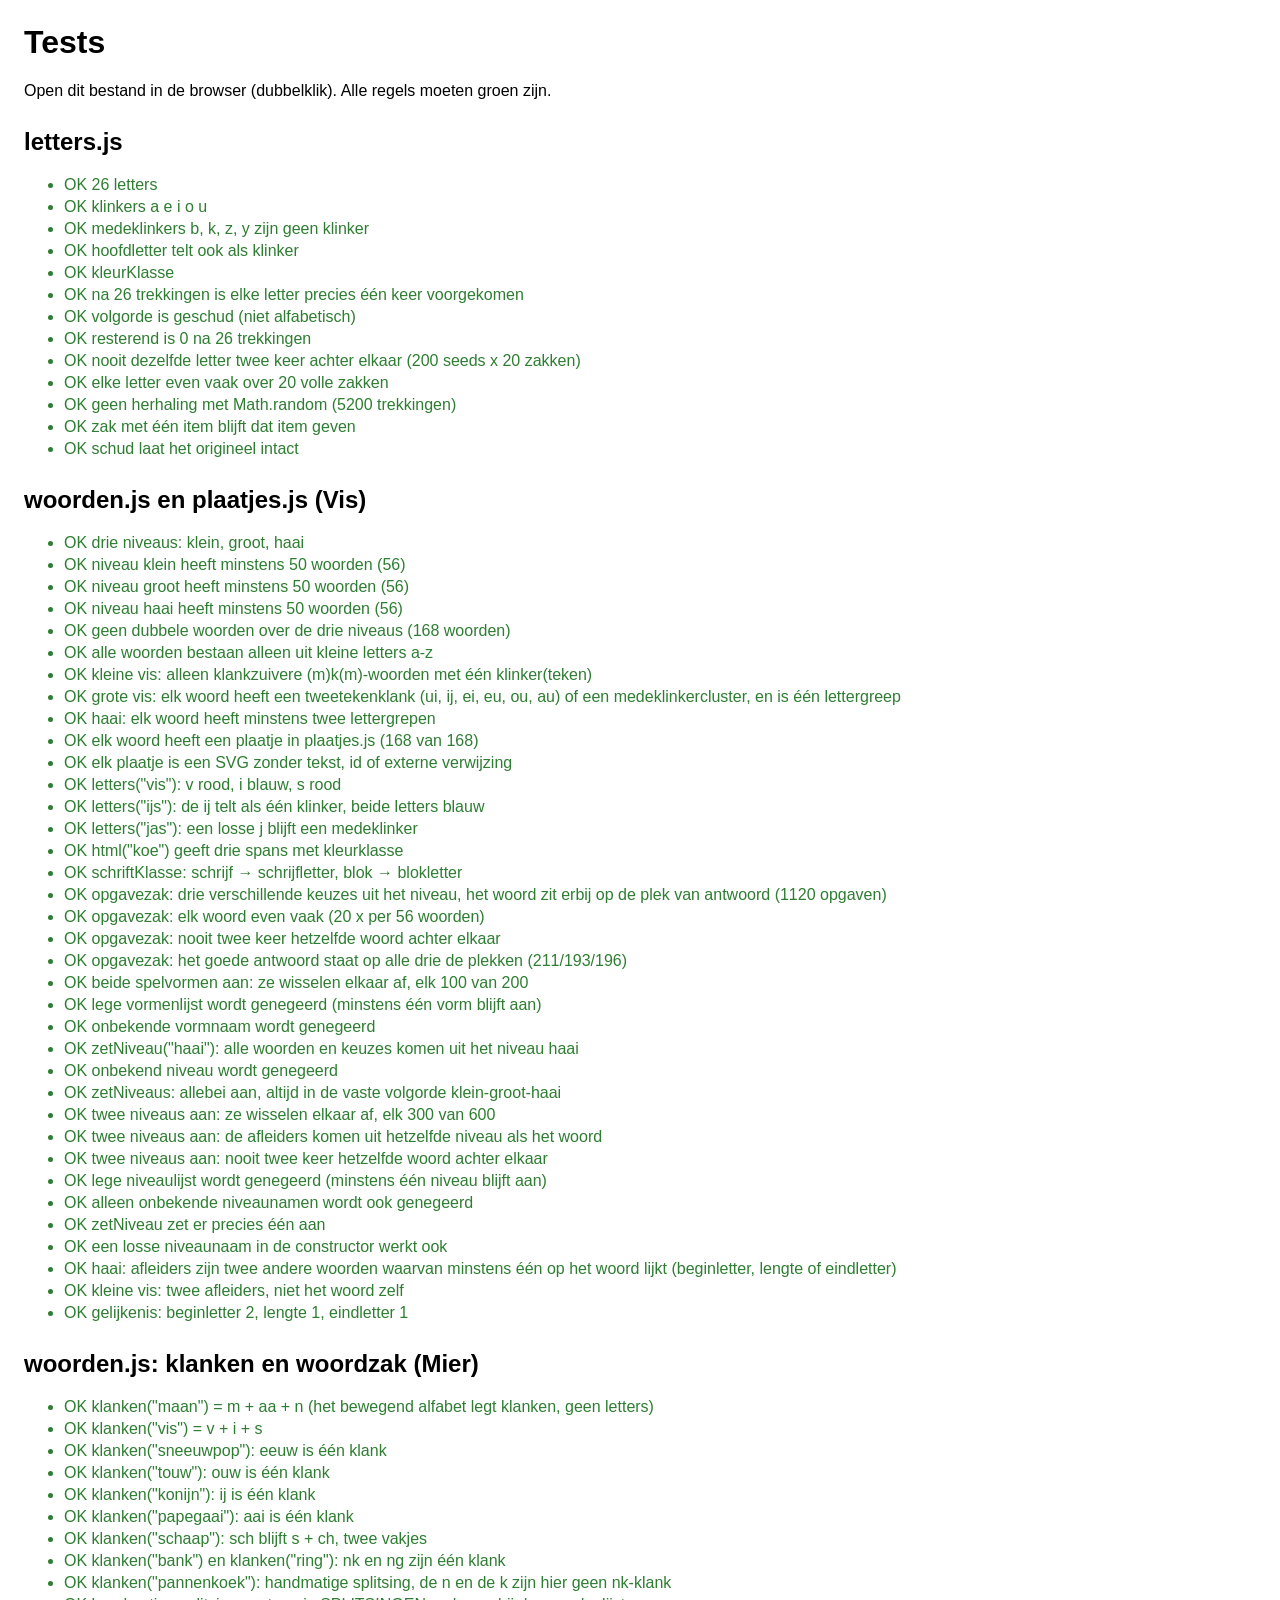
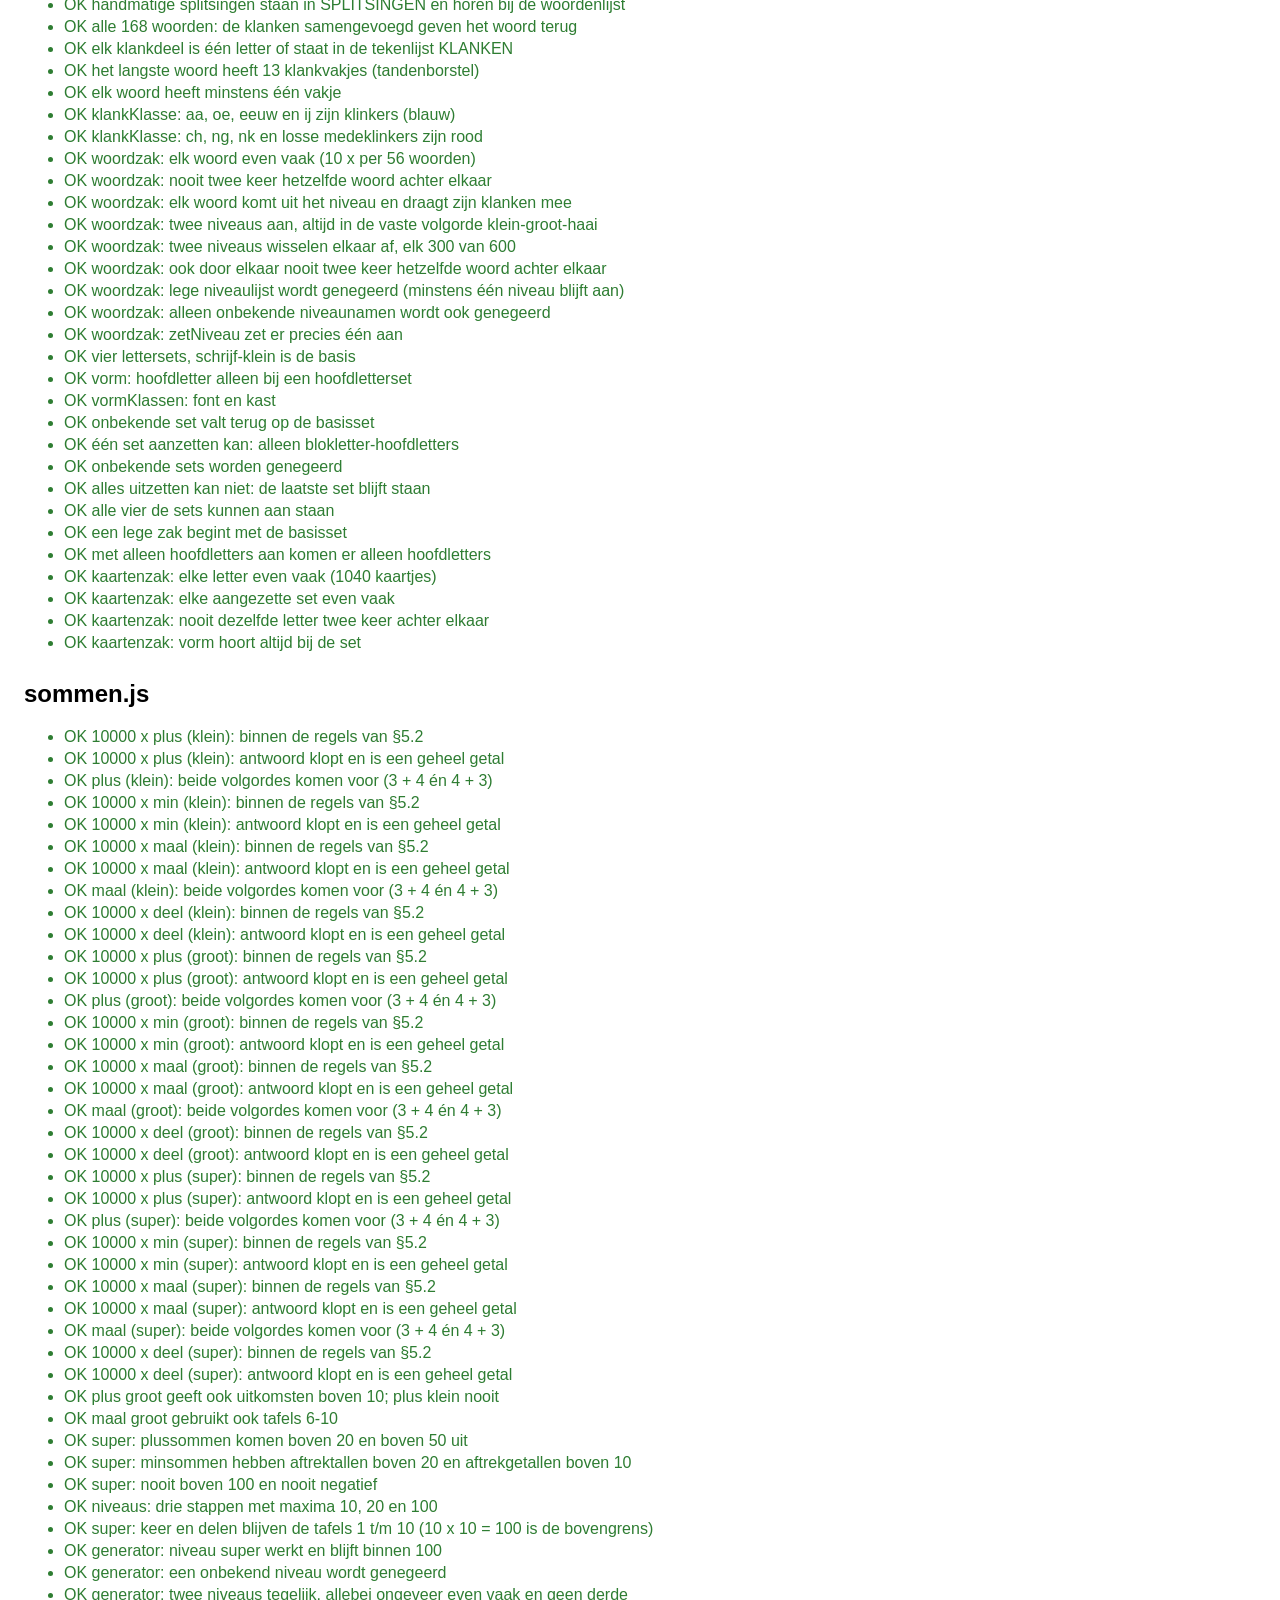
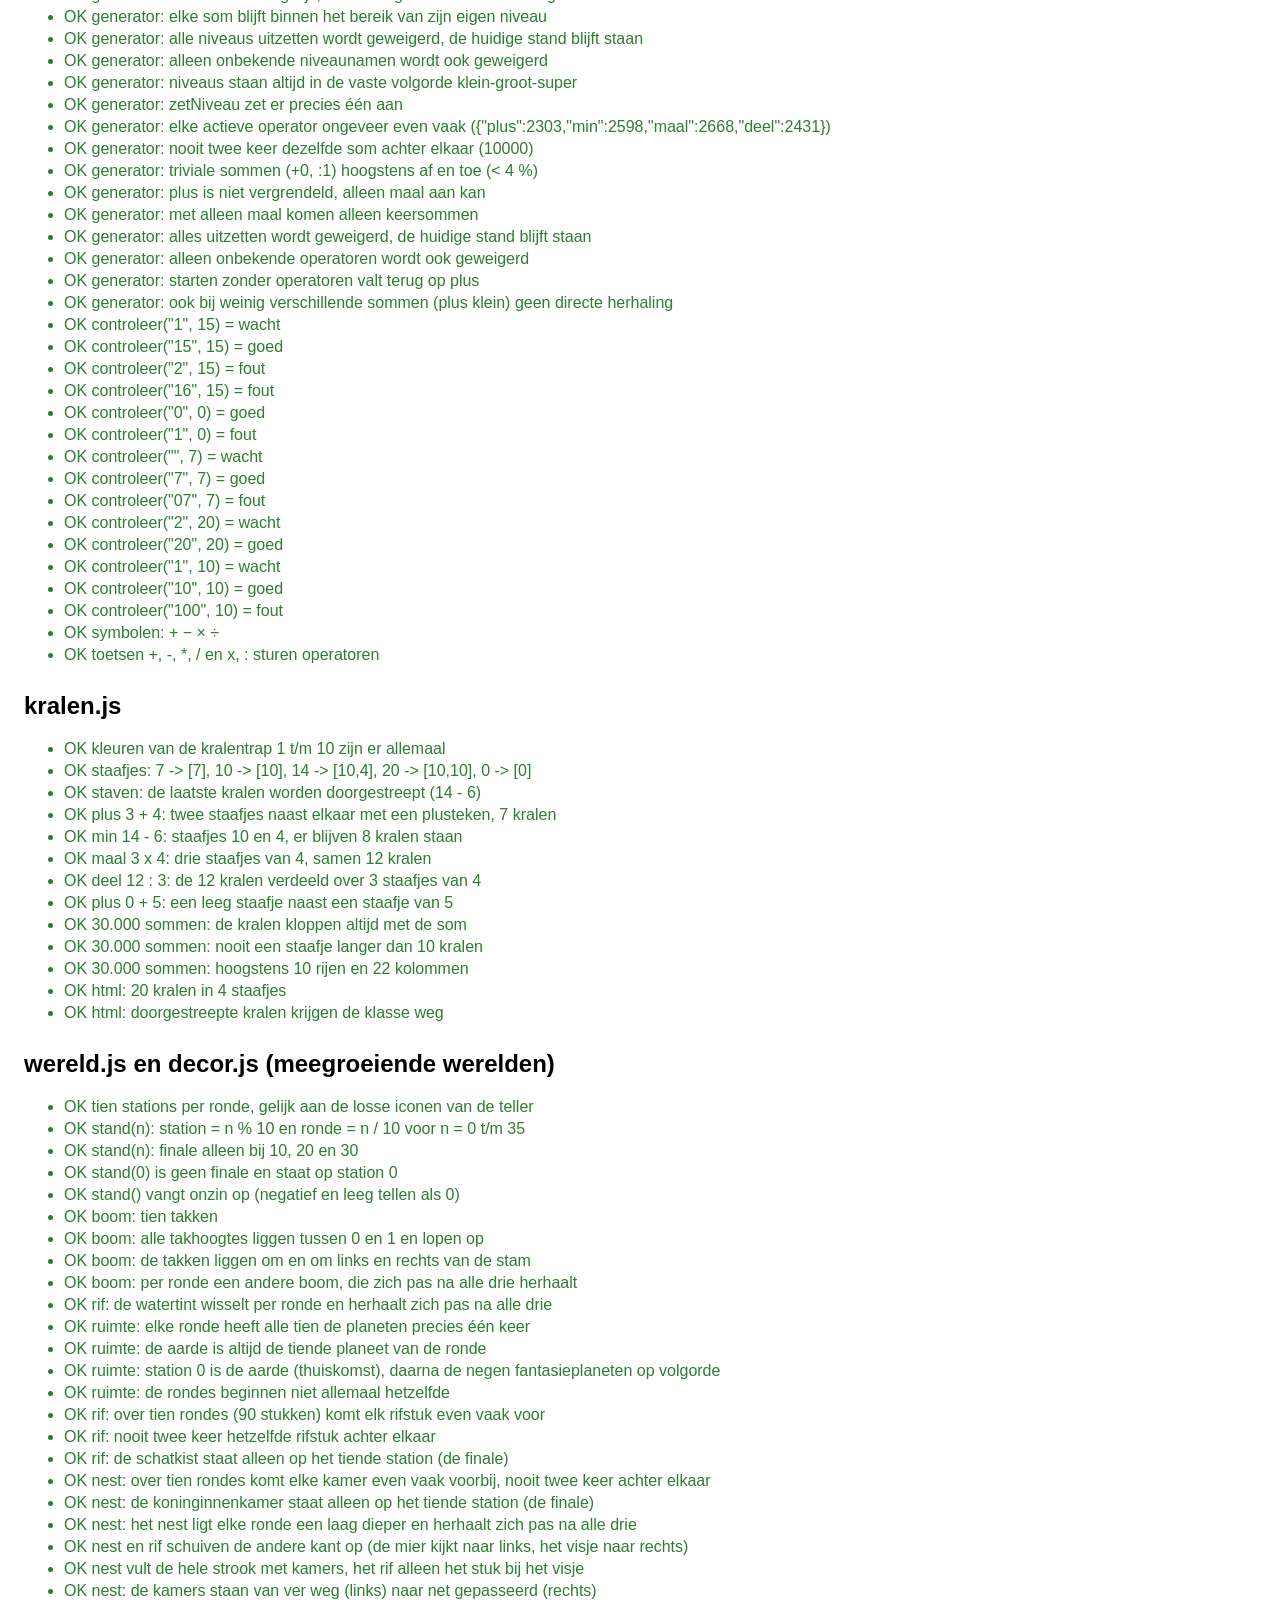
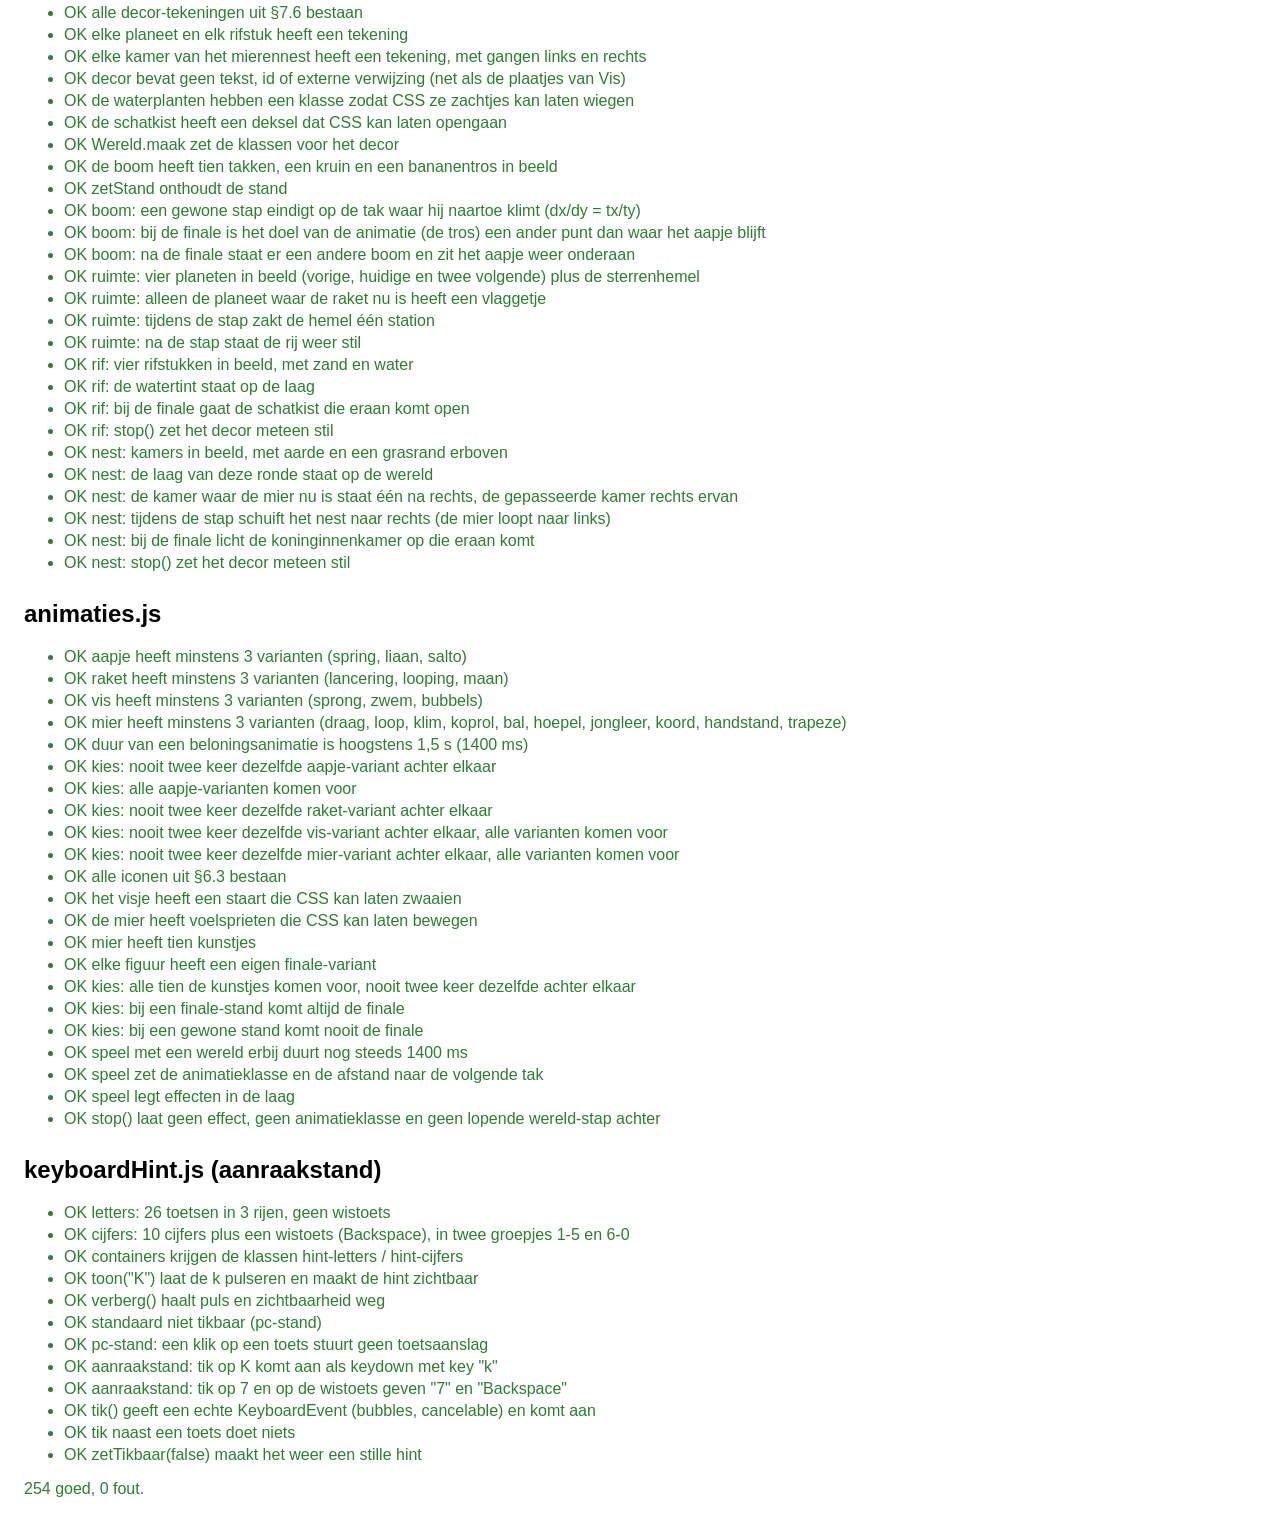
<file: test/test.html>
<!DOCTYPE html>
<html lang="nl">
<head>
<meta charset="utf-8">
<title>Tests: letters.js, woorden.js, sommen.js, kralen.js, wereld.js, animaties.js, keyboardHint.js</title>
<style>
  body { font-family: Segoe UI, Arial, sans-serif; margin: 24px; max-width: 960px; }
  .ok { color: #2e7d32; } .fout { color: #c62828; font-weight: bold; }
  li { margin: 4px 0; } h2 { margin-top: 28px; }
</style>
</head>
<body>
<h1>Tests</h1>
<p>Open dit bestand in de browser (dubbelklik). Alle regels moeten groen zijn.</p>
<h2>letters.js</h2><ul id="uit-letters"></ul>
<h2>woorden.js en plaatjes.js (Vis)</h2><ul id="uit-woorden"></ul>
<h2>woorden.js: klanken en woordzak (Mier)</h2><ul id="uit-mier"></ul>
<h2>sommen.js</h2><ul id="uit-sommen"></ul>
<h2>kralen.js</h2><ul id="uit-kralen"></ul>
<h2>wereld.js en decor.js (meegroeiende werelden)</h2><ul id="uit-wereld"></ul>
<h2>animaties.js</h2><ul id="uit-animaties"></ul>
<h2>keyboardHint.js (aanraakstand)</h2><ul id="uit-hint"></ul>
<div id="hint-proef" style="position:absolute;left:-9999px;top:0" aria-hidden="true"></div>
<div id="wereld-proef" style="position:absolute;left:-9999px;top:0;width:600px;height:400px" aria-hidden="true">
  <div class="wereld" id="proef-wereld" style="position:absolute;inset:0"></div>
  <div class="effecten" id="proef-laag" style="position:absolute;inset:0"></div>
  <div class="figuur" id="proef-figuur" style="position:absolute;right:20px;bottom:0;width:80px;height:100px"></div>
  <div id="proef-van" style="position:absolute;left:40px;top:40px;width:120px;height:120px"></div>
  <div id="proef-naar" style="position:absolute;left:10px;bottom:0;width:40px;height:40px"></div>
</div>
<p id="samenvatting"></p>

<script src="../js/letters.js"></script>
<script src="../js/woorden.js"></script>
<script src="../js/plaatjes.js"></script>
<script src="../js/sommen.js"></script>
<script src="../js/kralen.js"></script>
<script src="../js/icons.js"></script>
<script src="../js/decor.js"></script>
<script src="../js/teller.js"></script>
<script src="../js/wereld.js"></script>
<script src="../js/animaties.js"></script>
<script src="../js/keyboardHint.js"></script>
<script>
(function () {
  var goed = 0, fout = 0;
  function maakTester(id) {
    var uit = document.getElementById(id);
    return function test(naam, conditie, detail) {
      var li = document.createElement('li');
      li.className = conditie ? 'ok' : 'fout';
      li.textContent = (conditie ? 'OK   ' : 'FOUT ') + naam + (detail !== undefined && !conditie ? ' - ' + detail : '');
      uit.appendChild(li);
      if (conditie) goed++; else fout++;
    };
  }

  // Deterministische pseudo-random (LCG) zodat tests herhaalbaar zijn.
  function maakRandom(seed) {
    var s = seed >>> 0;
    return function () { s = (s * 1664525 + 1013904223) >>> 0; return s / 4294967296; };
  }

  /* ================= letters.js ================= */
  var test = maakTester('uit-letters');

  test('26 letters', Letters.LETTERS.length === 26, Letters.LETTERS.length);
  test('klinkers a e i o u', ['a', 'e', 'i', 'o', 'u'].every(Letters.isKlinker));
  test('medeklinkers b, k, z, y zijn geen klinker', !['b', 'k', 'z', 'y'].some(Letters.isKlinker));
  test('hoofdletter telt ook als klinker', Letters.isKlinker('A') && !Letters.isKlinker('B'));
  test('kleurKlasse', Letters.kleurKlasse('a') === 'klinker' && Letters.kleurKlasse('b') === 'medeklinker');

  var zak = Letters.nieuweLetterzak(maakRandom(42));
  var eerste = [];
  for (var i = 0; i < 26; i++) eerste.push(zak.volgende());
  var uniek = {}; eerste.forEach(function (l) { uniek[l] = true; });
  test('na 26 trekkingen is elke letter precies één keer voorgekomen',
       Object.keys(uniek).length === 26 && eerste.slice().sort().join('') === Letters.LETTERS.join(''), eerste.join(''));
  test('volgorde is geschud (niet alfabetisch)', eerste.join('') !== Letters.LETTERS.join(''));
  test('resterend is 0 na 26 trekkingen', zak.resterend() === 0);

  var herhaling = 0, verkeerdeTelling = 0;
  for (var seed = 1; seed <= 200; seed++) {
    var z = Letters.nieuweLetterzak(maakRandom(seed));
    var vorige = null, tel = {};
    for (var n = 0; n < 26 * 20; n++) {
      var l = z.volgende();
      if (l === vorige) herhaling++;
      vorige = l;
      tel[l] = (tel[l] || 0) + 1;
    }
    Letters.LETTERS.forEach(function (x) { if (tel[x] !== 20) verkeerdeTelling++; });
  }
  test('nooit dezelfde letter twee keer achter elkaar (200 seeds x 20 zakken)', herhaling === 0, herhaling + ' herhalingen');
  test('elke letter even vaak over 20 volle zakken', verkeerdeTelling === 0, verkeerdeTelling);

  var z2 = Letters.nieuweLetterzak(), v2 = null, herh2 = 0;
  for (var m = 0; m < 26 * 200; m++) { var l2 = z2.volgende(); if (l2 === v2) herh2++; v2 = l2; }
  test('geen herhaling met Math.random (5200 trekkingen)', herh2 === 0, herh2);

  var solo = new Letters.ShuffleBag(['q'], maakRandom(1));
  test('zak met één item blijft dat item geven', solo.volgende() === 'q' && solo.volgende() === 'q');

  var orig = [1, 2, 3, 4, 5], kopie = Letters.schud(orig, maakRandom(7));
  test('schud laat het origineel intact', orig.join() === '1,2,3,4,5' && kopie.length === 5);

  /* ================= woorden.js en plaatjes.js (Vis) ================= */
  test = maakTester('uit-woorden');
  (function () {
    var MK = '[bcdfghjklmnpqrstvwxz]';
    var alle = Woorden.alle();
    test('drie niveaus: klein, groot, haai', Woorden.NIVEAUS.join() === 'klein,groot,haai');
    Woorden.NIVEAUS.forEach(function (n) {
      test('niveau ' + n + ' heeft minstens 50 woorden (' + Woorden.LIJST[n].length + ')', Woorden.LIJST[n].length >= 50);
    });
    var uniek = {}; alle.forEach(function (w) { uniek[w] = true; });
    test('geen dubbele woorden over de drie niveaus (' + alle.length + ' woorden)', Object.keys(uniek).length === alle.length);
    test('alle woorden bestaan alleen uit kleine letters a-z', alle.every(function (w) { return /^[a-z]+$/.test(w); }));
    test('kleine vis: alleen klankzuivere (m)k(m)-woorden met één klinker(teken)',
         Woorden.LIJST.klein.every(function (w) { return new RegExp('^' + MK + '?(a|e|i|o|u|aa|ee|oo|uu|oe|ie)' + MK + '?$').test(w); }),
         Woorden.LIJST.klein.filter(function (w) { return !new RegExp('^' + MK + '?(a|e|i|o|u|aa|ee|oo|uu|oe|ie)' + MK + '?$').test(w); }).join());
    test('grote vis: elk woord heeft een tweetekenklank (ui, ij, ei, eu, ou, au) of een medeklinkercluster, en is één lettergreep',
         Woorden.LIJST.groot.every(function (w) {
           var klank = /(ui|ij|ei|eu|ou|au)/.test(w) || new RegExp(MK + MK).test(w);
           var lettergrepen = (w.replace(/ij/g, 'i').replace(/eeuw/g, 'eu').match(/[aeiou]+/g) || []).length;
           return klank && lettergrepen === 1;
         }),
         Woorden.LIJST.groot.filter(function (w) { return (w.replace(/ij/g, 'i').replace(/eeuw/g, 'eu').match(/[aeiou]+/g) || []).length !== 1; }).join());
    test('haai: elk woord heeft minstens twee lettergrepen',
         Woorden.LIJST.haai.every(function (w) { return (w.replace(/ij/g, 'i').match(/[aeiou]+/g) || []).length >= 2; }),
         Woorden.LIJST.haai.filter(function (w) { return (w.replace(/ij/g, 'i').match(/[aeiou]+/g) || []).length < 2; }).join());
    var zonderPlaatje = alle.filter(function (w) { return !Plaatjes.heeft(w); });
    test('elk woord heeft een plaatje in plaatjes.js (' + (alle.length - zonderPlaatje.length) + ' van ' + alle.length + ')',
         zonderPlaatje.length === 0, 'ontbreekt: ' + zonderPlaatje.join(', '));
    test('elk plaatje is een SVG zonder tekst, id of externe verwijzing',
         Plaatjes.namen().every(function (n) {
           var s = Plaatjes.svg(n);
           return s.indexOf('<svg') === 0 && !/<text|<image|\shref=|\sid=|<use|url\(/.test(s);
         }));

    /* Letters met kleur */
    var vis = Woorden.letters('vis');
    test('letters("vis"): v rood, i blauw, s rood',
         vis.length === 3 && !vis[0].klinker && vis[1].klinker && !vis[2].klinker);
    var ijs = Woorden.letters('ijs');
    test('letters("ijs"): de ij telt als één klinker, beide letters blauw',
         ijs.length === 3 && ijs[0].klinker && ijs[1].klinker && !ijs[2].klinker);
    test('letters("jas"): een losse j blijft een medeklinker', !Woorden.letters('jas')[0].klinker);
    test('html("koe") geeft drie spans met kleurklasse',
         (Woorden.html('koe').match(/<span class="letter (klinker|medeklinker)">/g) || []).length === 3 &&
         Woorden.html('koe').indexOf('<span class="letter medeklinker">k</span><span class="letter klinker">o</span>') === 0);
    test('schriftKlasse: schrijf → schrijfletter, blok → blokletter',
         Woorden.schriftKlasse('schrijf') === 'schrijfletter' && Woorden.schriftKlasse('blok') === 'blokletter');

    /* Opgavezak */
    var zak = new Woorden.Opgavezak('klein', ['woord'], maakRandom(5));
    var n = Woorden.LIJST.klein.length, tel = {}, fouten = 0, herhaling = 0, vorige = null;
    for (var i = 0; i < n * 20; i++) {
      var o = zak.volgende();
      tel[o.woord] = (tel[o.woord] || 0) + 1;
      if (o.woord === vorige) herhaling++;
      vorige = o.woord;
      var ok = o.keuzes.length === 3 && o.keuzes[o.antwoord] === o.woord && o.vorm === 'woord' && o.niveau === 'klein' &&
               o.keuzes[0] !== o.keuzes[1] && o.keuzes[1] !== o.keuzes[2] && o.keuzes[0] !== o.keuzes[2] &&
               o.keuzes.every(function (w) { return Woorden.LIJST.klein.indexOf(w) >= 0; });
      if (!ok) fouten++;
    }
    test('opgavezak: drie verschillende keuzes uit het niveau, het woord zit erbij op de plek van antwoord (' + (n * 20) + ' opgaven)', fouten === 0, fouten);
    test('opgavezak: elk woord even vaak (20 x per ' + n + ' woorden)', Object.keys(tel).length === n && Object.keys(tel).every(function (w) { return tel[w] === 20; }));
    test('opgavezak: nooit twee keer hetzelfde woord achter elkaar', herhaling === 0, herhaling);
    var posities = { 0: 0, 1: 0, 2: 0 };
    for (var j = 0; j < 600; j++) posities[zak.volgende().antwoord]++;
    test('opgavezak: het goede antwoord staat op alle drie de plekken (' + posities[0] + '/' + posities[1] + '/' + posities[2] + ')',
         posities[0] > 100 && posities[1] > 100 && posities[2] > 100);

    zak.zetVormen(['woord', 'plaatje']);
    var vormen = { woord: 0, plaatje: 0 }, vormHerhaling = 0, vorigeVorm = null;
    for (var k = 0; k < 200; k++) { var v = zak.volgende().vorm; vormen[v]++; if (v === vorigeVorm) vormHerhaling++; vorigeVorm = v; }
    test('beide spelvormen aan: ze wisselen elkaar af, elk 100 van 200', vormen.woord === 100 && vormen.plaatje === 100 && vormHerhaling === 0, JSON.stringify(vormen));
    zak.zetVormen([]);
    test('lege vormenlijst wordt genegeerd (minstens één vorm blijft aan)', zak.vormen().join() === 'woord,plaatje');
    zak.zetVormen(['plaatje', 'onzin']);
    test('onbekende vormnaam wordt genegeerd', zak.vormen().join() === 'plaatje' && zak.volgende().vorm === 'plaatje');

    zak.zetNiveau('haai');
    var haaiOk = true;
    for (var m = 0; m < 300; m++) {
      var oh = zak.volgende();
      if (oh.niveau !== 'haai' || !oh.keuzes.every(function (w) { return Woorden.LIJST.haai.indexOf(w) >= 0; })) haaiOk = false;
    }
    test('zetNiveau("haai"): alle woorden en keuzes komen uit het niveau haai', haaiOk);
    zak.zetNiveau('onzin');
    test('onbekend niveau wordt genegeerd', zak.niveau() === 'haai');

    /* Meerdere niveaus tegelijk: de woorden komen om de beurt uit de aangezette niveaus */
    zak.zetNiveaus(['haai', 'klein']);
    test('zetNiveaus: allebei aan, altijd in de vaste volgorde klein-groot-haai', zak.niveaus().join() === 'klein,haai');
    var perNiveau = { klein: 0, groot: 0, haai: 0 }, afleiderOk = true, mengHerhaling = 0, vorigMeng = null;
    for (var p = 0; p < 600; p++) {
      var om = zak.volgende();
      perNiveau[om.niveau]++;
      if (!om.keuzes.every(function (w) { return Woorden.LIJST[om.niveau].indexOf(w) >= 0; })) afleiderOk = false;
      if (om.woord === vorigMeng) mengHerhaling++;
      vorigMeng = om.woord;
    }
    test('twee niveaus aan: ze wisselen elkaar af, elk 300 van 600',
         perNiveau.klein === 300 && perNiveau.haai === 300 && perNiveau.groot === 0, JSON.stringify(perNiveau));
    test('twee niveaus aan: de afleiders komen uit hetzelfde niveau als het woord', afleiderOk);
    test('twee niveaus aan: nooit twee keer hetzelfde woord achter elkaar', mengHerhaling === 0, mengHerhaling);
    zak.zetNiveaus([]);
    test('lege niveaulijst wordt genegeerd (minstens één niveau blijft aan)', zak.niveaus().join() === 'klein,haai');
    zak.zetNiveaus(['onzin']);
    test('alleen onbekende niveaunamen wordt ook genegeerd', zak.niveaus().join() === 'klein,haai');
    zak.zetNiveau('groot');
    test('zetNiveau zet er precies één aan', zak.niveaus().join() === 'groot');
    test('een losse niveaunaam in de constructor werkt ook',
         new Woorden.Opgavezak('haai', ['woord']).niveaus().join() === 'haai');

    /* Afleiders: bij grote vis en haai lijken ze op het woord */
    var r = maakRandom(9), lijkt = 0, totaal = 0;
    Woorden.LIJST.haai.forEach(function (w) {
      for (var t = 0; t < 10; t++) {
        var af = Woorden.afleiders(w, 'haai', r);
        totaal++;
        if (af.length === 2 && af[0] !== af[1] && af.indexOf(w) < 0 &&
            (Woorden.gelijkenis(w, af[0]) > 0 || Woorden.gelijkenis(w, af[1]) > 0)) lijkt++;
      }
    });
    test('haai: afleiders zijn twee andere woorden waarvan minstens één op het woord lijkt (beginletter, lengte of eindletter)', lijkt === totaal, lijkt + ' van ' + totaal);
    var afKlein = Woorden.afleiders('vis', 'klein', maakRandom(3));
    test('kleine vis: twee afleiders, niet het woord zelf', afKlein.length === 2 && afKlein[0] !== afKlein[1] && afKlein.indexOf('vis') < 0);
    test('gelijkenis: beginletter 2, lengte 1, eindletter 1',
         Woorden.gelijkenis('kat', 'kip') === 3 && Woorden.gelijkenis('kat', 'pot') === 2 && Woorden.gelijkenis('kat', 'boom') === 0);
  })();

  /* ================= woorden.js: klanken en woordzak (Mier, fase 14) ================= */
  test = maakTester('uit-mier');
  (function () {
    /* ---- Woorden.klanken: één vakje per klank, niet per letter ---- */
    test('klanken("maan") = m + aa + n (het bewegend alfabet legt klanken, geen letters)',
         Woorden.klanken('maan').join('-') === 'm-aa-n', Woorden.klanken('maan').join('-'));
    test('klanken("vis") = v + i + s', Woorden.klanken('vis').join('-') === 'v-i-s');
    test('klanken("sneeuwpop"): eeuw is één klank', Woorden.klanken('sneeuwpop').join('-') === 's-n-eeuw-p-o-p', Woorden.klanken('sneeuwpop').join('-'));
    test('klanken("touw"): ouw is één klank', Woorden.klanken('touw').join('-') === 't-ouw', Woorden.klanken('touw').join('-'));
    test('klanken("konijn"): ij is één klank', Woorden.klanken('konijn').join('-') === 'k-o-n-ij-n', Woorden.klanken('konijn').join('-'));
    test('klanken("papegaai"): aai is één klank', Woorden.klanken('papegaai').join('-') === 'p-a-p-e-g-aai', Woorden.klanken('papegaai').join('-'));
    test('klanken("schaap"): sch blijft s + ch, twee vakjes', Woorden.klanken('schaap').join('-') === 's-ch-aa-p', Woorden.klanken('schaap').join('-'));
    test('klanken("bank") en klanken("ring"): nk en ng zijn één klank',
         Woorden.klanken('bank').join('-') === 'b-a-nk' && Woorden.klanken('ring').join('-') === 'r-i-ng');
    test('klanken("pannenkoek"): handmatige splitsing, de n en de k zijn hier geen nk-klank',
         Woorden.klanken('pannenkoek').join('-') === 'p-a-n-n-e-n-k-oe-k', Woorden.klanken('pannenkoek').join('-'));
    test('handmatige splitsingen staan in SPLITSINGEN en horen bij de woordenlijst',
         Object.keys(Woorden.SPLITSINGEN).every(function (w) {
           return Woorden.alle().indexOf(w) >= 0 && Woorden.SPLITSINGEN[w].join('') === w;
         }), Object.keys(Woorden.SPLITSINGEN).join());

    /* Alle 168 woorden: samenvoegen geeft het woord terug en elk deel is een bekende klank
       of één losse letter. */
    var alleW = Woorden.alle(), nietTerug = [], onbekend = [], meeste = 0, meesteW = '';
    alleW.forEach(function (w) {
      var k = Woorden.klanken(w);
      if (k.join('') !== w) nietTerug.push(w);
      k.forEach(function (d) {
        if (d.length > 1 && Woorden.KLANKEN.indexOf(d) < 0 && !Woorden.SPLITSINGEN[w]) onbekend.push(w + ':' + d);
      });
      if (k.length > meeste) { meeste = k.length; meesteW = w; }
    });
    test('alle ' + alleW.length + ' woorden: de klanken samengevoegd geven het woord terug', nietTerug.length === 0, nietTerug.join());
    test('elk klankdeel is één letter of staat in de tekenlijst KLANKEN', onbekend.length === 0, onbekend.join());
    test('het langste woord heeft ' + meeste + ' klankvakjes (' + meesteW + ')', meeste <= 13, meesteW);
    test('elk woord heeft minstens één vakje', alleW.every(function (w) { return Woorden.klanken(w).length >= 1; }));

    /* ---- Kleur van een klankvakje: één kleur per klank ---- */
    test('klankKlasse: aa, oe, eeuw en ij zijn klinkers (blauw)',
         ['aa', 'oe', 'eeuw', 'ij', 'a'].every(function (k) { return Woorden.klankKlasse(k) === 'klinker'; }));
    test('klankKlasse: ch, ng, nk en losse medeklinkers zijn rood',
         ['ch', 'ng', 'nk', 'b', 'j'].every(function (k) { return Woorden.klankKlasse(k) === 'medeklinker'; }));

    /* ---- Woordzak: woorden zonder afleiders, met hun klanken ---- */
    var wz = new Woorden.Woordzak('klein', maakRandom(31));
    var nk = Woorden.LIJST.klein.length, telling = {}, herh = 0, vorig = null, mis = 0;
    for (var i = 0; i < nk * 10; i++) {
      var b = wz.volgende();
      telling[b.woord] = (telling[b.woord] || 0) + 1;
      if (b.woord === vorig) herh++;
      vorig = b.woord;
      if (b.niveau !== 'klein' || Woorden.LIJST.klein.indexOf(b.woord) < 0 ||
          b.klanken.join('') !== b.woord || b.klanken.join('-') !== Woorden.klanken(b.woord).join('-')) mis++;
    }
    test('woordzak: elk woord even vaak (10 x per ' + nk + ' woorden)',
         Object.keys(telling).length === nk && Object.keys(telling).every(function (w) { return telling[w] === 10; }));
    test('woordzak: nooit twee keer hetzelfde woord achter elkaar', herh === 0, herh);
    test('woordzak: elk woord komt uit het niveau en draagt zijn klanken mee', mis === 0, mis);

    wz.zetNiveaus(['haai', 'klein']);
    test('woordzak: twee niveaus aan, altijd in de vaste volgorde klein-groot-haai', wz.niveaus().join() === 'klein,haai');
    var per = { klein: 0, groot: 0, haai: 0 }, herh2 = 0, vorig2 = null;
    for (var j = 0; j < 600; j++) {
      var b2 = wz.volgende();
      per[b2.niveau]++;
      if (b2.woord === vorig2) herh2++;
      vorig2 = b2.woord;
    }
    test('woordzak: twee niveaus wisselen elkaar af, elk 300 van 600',
         per.klein === 300 && per.haai === 300 && per.groot === 0, JSON.stringify(per));
    test('woordzak: ook door elkaar nooit twee keer hetzelfde woord achter elkaar', herh2 === 0, herh2);
    wz.zetNiveaus([]);
    test('woordzak: lege niveaulijst wordt genegeerd (minstens één niveau blijft aan)', wz.niveaus().join() === 'klein,haai');
    wz.zetNiveaus(['onzin']);
    test('woordzak: alleen onbekende niveaunamen wordt ook genegeerd', wz.niveaus().join() === 'klein,haai');
    wz.zetNiveau('groot');
    test('woordzak: zetNiveau zet er precies één aan', wz.niveaus().join() === 'groot' && wz.niveau() === 'groot');
  })();


  /* ---- Lettersets en kaartenzak ---- */
  test('vier lettersets, schrijf-klein is de basis',
       Letters.SETS.length === 4 && Letters.BASISSET === 'schrijf-klein' &&
       Letters.SETS.indexOf('blok-hoofd') >= 0, Letters.SETS.join(' '));
  test('vorm: hoofdletter alleen bij een hoofdletterset',
       Letters.vorm('a', 'schrijf-klein') === 'a' && Letters.vorm('a', 'schrijf-hoofd') === 'A' &&
       Letters.vorm('a', 'blok-klein') === 'a' && Letters.vorm('a', 'blok-hoofd') === 'A');
  test('vormKlassen: font en kast',
       Letters.vormKlassen('schrijf-klein') === 'schrijfletter kast-klein' &&
       Letters.vormKlassen('blok-hoofd') === 'blokletter kast-hoofd', Letters.vormKlassen('blok-hoofd'));
  test('onbekende set valt terug op de basisset',
       Letters.vormKlassen('onzin') === 'schrijfletter kast-klein' && Letters.vorm('a', 'onzin') === 'a');

  (function () {
    var kz = new Letters.Kaartenzak(['blok-hoofd'], maakRandom(7));
    test('één set aanzetten kan: alleen blokletter-hoofdletters', kz.sets().join() === 'blok-hoofd', kz.sets().join());
    kz.zetSets(['onzin', 'blok-klein']);
    test('onbekende sets worden genegeerd', kz.sets().join() === 'blok-klein', kz.sets().join());
    kz.zetSets([]);
    test('alles uitzetten kan niet: de laatste set blijft staan', kz.sets().join() === 'blok-klein', kz.sets().join());
    kz.zetSets(Letters.SETS);
    test('alle vier de sets kunnen aan staan', kz.sets().join() === Letters.SETS.join(), kz.sets().join());
    test('een lege zak begint met de basisset', new Letters.Kaartenzak([], maakRandom(8)).sets().join() === Letters.BASISSET);
  })();

  (function () {
    // Zonder de schrijfletter: alle kaartjes zijn dan hoofdletters in blokletters.
    var kz = new Letters.Kaartenzak(['blok-hoofd'], maakRandom(11)), afwijkend = 0;
    for (var i = 0; i < 100; i++) {
      var k = kz.volgende();
      if (k.set !== 'blok-hoofd' || k.vorm !== k.letter.toUpperCase()) afwijkend++;
    }
    test('met alleen hoofdletters aan komen er alleen hoofdletters', afwijkend === 0, afwijkend);
  })();
  (function () {
    var kz = new Letters.Kaartenzak(Letters.SETS, maakRandom(9));
    var perLetter = {}, perSet = {}, herhaling = 0, vormFout = 0, vorige = null;
    for (var i = 0; i < 26 * 4 * 10; i++) {
      var k = kz.volgende();
      if (k.letter === vorige) herhaling++;
      vorige = k.letter;
      if (k.vorm !== Letters.vorm(k.letter, k.set)) vormFout++;
      perLetter[k.letter] = (perLetter[k.letter] || 0) + 1;
      perSet[k.set] = (perSet[k.set] || 0) + 1;
    }
    test('kaartenzak: elke letter even vaak (1040 kaartjes)',
         Letters.LETTERS.every(function (l) { return perLetter[l] === 40; }), JSON.stringify(perLetter));
    test('kaartenzak: elke aangezette set even vaak',
         Letters.SETS.every(function (s) { return perSet[s] === 260; }), JSON.stringify(perSet));
    test('kaartenzak: nooit dezelfde letter twee keer achter elkaar', herhaling === 0, herhaling);
    test('kaartenzak: vorm hoort altijd bij de set', vormFout === 0, vormFout);
  })();

  /* ================= sommen.js ================= */
  test = maakTester('uit-sommen');

  var N = 10000;
  var REGELS = {
    klein: {
      plus: function (s) { return s.a >= 0 && s.a <= 10 && s.b >= 0 && s.b <= 10 && s.antwoord <= 10; },
      min:  function (s) { return s.a >= 0 && s.a <= 10 && s.b >= 0 && s.b <= s.a && s.antwoord >= 0; },
      maal: function (s) { return (s.a >= 1 && s.a <= 5 && s.b >= 1 && s.b <= 10) || (s.b >= 1 && s.b <= 5 && s.a >= 1 && s.a <= 10); },
      deel: function (s) { return s.b >= 1 && s.b <= 5 && s.antwoord >= 1 && s.antwoord <= 10 && s.a === s.b * s.antwoord; }
    },
    groot: {
      plus: function (s) { return s.a >= 0 && s.a <= 10 && s.b >= 0 && s.b <= 10 && s.antwoord <= 20; },
      min:  function (s) { return s.a >= 0 && s.a <= 20 && s.b >= 0 && s.b <= 10 && s.b <= s.a && s.antwoord >= 0; },
      maal: function (s) { return s.a >= 1 && s.a <= 10 && s.b >= 1 && s.b <= 10; },
      deel: function (s) { return s.b >= 1 && s.b <= 10 && s.antwoord >= 1 && s.antwoord <= 10 && s.a === s.b * s.antwoord; }
    }    ,
    'super': {
      plus: function (s) { return s.a >= 0 && s.a <= 100 && s.b >= 0 && s.b <= 100 && s.antwoord <= 100; },
      min:  function (s) { return s.a >= 0 && s.a <= 100 && s.b >= 0 && s.b <= s.a && s.antwoord >= 0; },
      maal: function (s) { return s.a >= 1 && s.a <= 10 && s.b >= 1 && s.b <= 10; },
      deel: function (s) { return s.b >= 1 && s.b <= 10 && s.antwoord >= 1 && s.antwoord <= 10 && s.a === s.b * s.antwoord; }
    }
  };
  var UITKOMST = { plus: function (s) { return s.a + s.b; }, min: function (s) { return s.a - s.b; },
                   maal: function (s) { return s.a * s.b; }, deel: function (s) { return s.a / s.b; } };

  ['klein', 'groot', 'super'].forEach(function (niveau) {
    Sommen.OPERATOREN.forEach(function (op) {
      var r = maakRandom(1000 + op.length + niveau.length);
      var fouten = 0, rekenfout = 0, voorbeeld = '', beideVolgordes = {};
      for (var i = 0; i < N; i++) {
        var s = Sommen.maak(op, niveau, r);
        if (!REGELS[niveau][op](s)) { fouten++; voorbeeld = s.tekst + ' = ' + s.antwoord; }
        if (UITKOMST[op](s) !== s.antwoord || s.antwoord !== Math.floor(s.antwoord)) rekenfout++;
        if (s.a !== s.b) beideVolgordes[s.a < s.b ? 'ab' : 'ba'] = true;
      }
      test(N + ' x ' + op + ' (' + niveau + '): binnen de regels van §5.2', fouten === 0, fouten + ' fout, bijv. ' + voorbeeld);
      test(N + ' x ' + op + ' (' + niveau + '): antwoord klopt en is een geheel getal', rekenfout === 0, rekenfout);
      if (op === 'plus' || op === 'maal') {
        test(op + ' (' + niveau + '): beide volgordes komen voor (3 + 4 én 4 + 3)', beideVolgordes.ab && beideVolgordes.ba);
      }
    });
  });

  // Bereik wordt echt benut: bij groot komen uitkomsten boven 10 voor, bij klein niet.
  (function () {
    var r = maakRandom(5), boven10groot = 0, boven10klein = 0;
    for (var i = 0; i < N; i++) {
      if (Sommen.maak('plus', 'groot', r).antwoord > 10) boven10groot++;
      if (Sommen.maak('plus', 'klein', r).antwoord > 10) boven10klein++;
    }
    test('plus groot geeft ook uitkomsten boven 10; plus klein nooit', boven10groot > 0 && boven10klein === 0);
    var tafel10 = 0;
    for (var j = 0; j < N; j++) { var s = Sommen.maak('maal', 'groot', r); if (s.a > 5 && s.b > 5) tafel10++; }
    test('maal groot gebruikt ook tafels 6-10', tafel10 > 0);
  })();

  // Superraket: plus en min benutten het bereik tot 100 en gaan er nooit boven.
  (function () {
    var r = maakRandom(77), boven20 = 0, boven50 = 0, teHoog = 0, aftrekBoven20 = 0, tweecijferigB = 0;
    for (var i = 0; i < N; i++) {
      var p = Sommen.maak('plus', 'super', r);
      if (p.antwoord > 20) boven20++;
      if (p.antwoord > 50) boven50++;
      if (p.antwoord > 100) teHoog++;
      var m = Sommen.maak('min', 'super', r);
      if (m.a > 20) aftrekBoven20++;
      if (m.b > 10) tweecijferigB++;
      if (m.a > 100 || m.antwoord < 0) teHoog++;
    }
    test('super: plussommen komen boven 20 en boven 50 uit', boven20 > 0 && boven50 > 0, boven20 + ' / ' + boven50);
    test('super: minsommen hebben aftrektallen boven 20 en aftrekgetallen boven 10',
         aftrekBoven20 > 0 && tweecijferigB > 0, aftrekBoven20 + ' / ' + tweecijferigB);
    test('super: nooit boven 100 en nooit negatief', teHoog === 0, teHoog);
    test('niveaus: drie stappen met maxima 10, 20 en 100',
         Sommen.NIVEAUS.klein.maxUitkomst === 10 && Sommen.NIVEAUS.groot.maxUitkomst === 20 &&
         Sommen.NIVEAUS['super'].maxUitkomst === 100 && Object.keys(Sommen.NIVEAUS).length === 3,
         Object.keys(Sommen.NIVEAUS).join());
    test('super: keer en delen blijven de tafels 1 t/m 10 (10 x 10 = 100 is de bovengrens)',
         Sommen.NIVEAUS['super'].maxTafel === 10);
    var g = new Sommen.Generator({ operators: ['plus'], niveau: 'super' }, maakRandom(4));
    test('generator: niveau super werkt en blijft binnen 100', g.niveau() === 'super' &&
         (function () { for (var i = 0; i < 500; i++) { if (g.volgende().antwoord > 100) return false; } return true; })());
    g.zetNiveau('onzin');
    test('generator: een onbekend niveau wordt genegeerd', g.niveau() === 'super');

    /* Meerdere niveaus tegelijk: elke som hoort bij één niveau en blijft binnen dát bereik */
    var gm = new Sommen.Generator({ operators: ['plus', 'min'], niveaus: ['klein', 'super'] }, maakRandom(6));
    var nTel = { klein: 0, groot: 0, 'super': 0 }, buitenBereik = 0;
    for (var t = 0; t < 2000; t++) {
      var sm = gm.volgende();
      nTel[sm.niveau]++;
      if (sm.antwoord > Sommen.NIVEAUS[sm.niveau].maxUitkomst) buitenBereik++;
    }
    test('generator: twee niveaus tegelijk, allebei ongeveer even vaak en geen derde',
         nTel.klein > 800 && nTel['super'] > 800 && nTel.groot === 0, JSON.stringify(nTel));
    test('generator: elke som blijft binnen het bereik van zijn eigen niveau', buitenBereik === 0, buitenBereik);
    gm.zetNiveaus([]);
    test('generator: alle niveaus uitzetten wordt geweigerd, de huidige stand blijft staan',
         gm.niveaus().join() === 'klein,super');
    gm.zetNiveaus(['onzin']);
    test('generator: alleen onbekende niveaunamen wordt ook geweigerd', gm.niveaus().join() === 'klein,super');
    gm.zetNiveaus(['super', 'klein', 'groot']);
    test('generator: niveaus staan altijd in de vaste volgorde klein-groot-super',
         gm.niveaus().join() === 'klein,groot,super' && Sommen.NIVEAUNAMEN.join() === 'klein,groot,super');
    gm.zetNiveau('groot');
    test('generator: zetNiveau zet er precies één aan', gm.niveaus().join() === 'groot');
  })();

  // Generator: even verdeling, nooit dezelfde som twee keer achter elkaar, minstens één operator aan.
  (function () {
    var g = new Sommen.Generator({ operators: ['plus', 'min', 'maal', 'deel'], niveau: 'groot' }, maakRandom(99));
    var tel = { plus: 0, min: 0, maal: 0, deel: 0 }, herh = 0, vorige = null, triviaal = 0;
    for (var i = 0; i < N; i++) {
      var s = g.volgende();
      tel[s.op]++;
      if (vorige && vorige.sleutel === s.sleutel) herh++;
      if (Sommen.isTriviaal(s)) triviaal++;
      vorige = s;
    }
    var min = Math.min(tel.plus, tel.min, tel.maal, tel.deel), max = Math.max(tel.plus, tel.min, tel.maal, tel.deel);
    test('generator: elke actieve operator ongeveer even vaak (' + JSON.stringify(tel) + ')', min > N / 4 * 0.85 && max < N / 4 * 1.15);
    test('generator: nooit twee keer dezelfde som achter elkaar (' + N + ')', herh === 0, herh);
    test('generator: triviale sommen (+0, :1) hoogstens af en toe (< 4 %)', triviaal < N * 0.04, triviaal);

    var g2 = new Sommen.Generator({ operators: ['maal'] }, maakRandom(3));
    test('generator: plus is niet vergrendeld, alleen maal aan kan', g2.operators().join() === 'maal');
    var alleenMaal = true;
    for (var k = 0; k < 500; k++) if (g2.volgende().op !== 'maal') alleenMaal = false;
    test('generator: met alleen maal komen alleen keersommen', alleenMaal);
    g2.zetOperators([]);
    test('generator: alles uitzetten wordt geweigerd, de huidige stand blijft staan', g2.operators().join() === 'maal');
    g2.zetOperators(['onzin']);
    test('generator: alleen onbekende operatoren wordt ook geweigerd', g2.operators().join() === 'maal');
    var g4 = new Sommen.Generator({ operators: [] }, maakRandom(5));
    test('generator: starten zonder operatoren valt terug op plus', g4.operators().join() === 'plus');

    var g3 = new Sommen.Generator({ operators: ['plus'], niveau: 'klein' }, maakRandom(11));
    var herh3 = 0, v3 = null;
    for (var q = 0; q < N; q++) { var s3 = g3.volgende(); if (v3 && v3.sleutel === s3.sleutel) herh3++; v3 = s3; }
    test('generator: ook bij weinig verschillende sommen (plus klein) geen directe herhaling', herh3 === 0, herh3);
  })();

  // Auto-controle (§5.2 punt 3)
  var tabel = [
    ['1', 15, 'wacht'], ['15', 15, 'goed'], ['2', 15, 'fout'], ['16', 15, 'fout'],
    ['0', 0, 'goed'], ['1', 0, 'fout'], ['', 7, 'wacht'], ['7', 7, 'goed'], ['07', 7, 'fout'],
    ['2', 20, 'wacht'], ['20', 20, 'goed'], ['1', 10, 'wacht'], ['10', 10, 'goed'], ['100', 10, 'fout']
  ];
  tabel.forEach(function (rij) {
    var uit = Sommen.controleer(rij[0], rij[1]);
    test('controleer("' + rij[0] + '", ' + rij[1] + ') = ' + rij[2], uit === rij[2], 'kreeg ' + uit);
  });

  test('symbolen: + − × ÷', Sommen.SYMBOOL.plus === '+' && Sommen.SYMBOOL.min === '−' && Sommen.SYMBOOL.maal === '×' && Sommen.SYMBOOL.deel === '÷');
  test('toetsen +, -, *, / en x, : sturen operatoren', Sommen.TOETS_NAAR_OPERATOR['+'] === 'plus' && Sommen.TOETS_NAAR_OPERATOR['-'] === 'min' &&
       Sommen.TOETS_NAAR_OPERATOR['*'] === 'maal' && Sommen.TOETS_NAAR_OPERATOR['/'] === 'deel' && Sommen.TOETS_NAAR_OPERATOR.x === 'maal' && Sommen.TOETS_NAAR_OPERATOR[':'] === 'deel');

  /* ================= kralen.js ================= */
  test = maakTester('uit-kralen');

  test('kleuren van de kralentrap 1 t/m 10 zijn er allemaal',
       [1,2,3,4,5,6,7,8,9,10].every(function (n) { return /^#[0-9A-F]{6}$/i.test(Kralen.KLEUR[n]); }));
  test('staafjes: 7 -> [7], 10 -> [10], 14 -> [10,4], 20 -> [10,10], 0 -> [0]',
       Kralen.staafjes(7).join() === '7' && Kralen.staafjes(10).join() === '10' &&
       Kralen.staafjes(14).join() === '10,4' && Kralen.staafjes(20).join() === '10,10' &&
       Kralen.staafjes(0).join() === '0');
  test('staven: de laatste kralen worden doorgestreept (14 - 6)',
       JSON.stringify(Kralen.staven(Kralen.staafjes(14), 6)) ===
       JSON.stringify([{ lengte: 10, weg: 2 }, { lengte: 4, weg: 4 }]));

  /* Kralen tellen in een model: alles, wat blijft staan en de langste staaf. */
  function telKralen(m) {
    var totaal = 0, blijft = 0, langste = 0, staven = 0;
    m.groepen.forEach(function (g) {
      g.staven.forEach(function (s) {
        totaal += s.lengte;
        blijft += s.lengte - s.weg;
        langste = Math.max(langste, s.lengte);
        staven++;
      });
    });
    return { totaal: totaal, blijft: blijft, langste: langste, staven: staven };
  }

  (function () {
    var m = Kralen.model({ op: 'plus', a: 3, b: 4, antwoord: 7, symbool: '+' });
    var t = telKralen(m);
    test('plus 3 + 4: twee staafjes naast elkaar met een plusteken, 7 kralen',
         m.groepen.length === 2 && m.teken === '+' && t.totaal === 7 && m.rijen === 1 && m.kolommen === 9,
         JSON.stringify(m));

    m = Kralen.model({ op: 'min', a: 14, b: 6, antwoord: 8, symbool: '\u2212' });
    t = telKralen(m);
    test('min 14 - 6: staafjes 10 en 4, er blijven 8 kralen staan',
         m.groepen.length === 1 && t.totaal === 14 && t.blijft === 8 && m.rijen === 2, JSON.stringify(m));

    m = Kralen.model({ op: 'maal', a: 3, b: 4, antwoord: 12, symbool: '\u00d7' });
    t = telKralen(m);
    test('maal 3 x 4: drie staafjes van 4, samen 12 kralen',
         t.staven === 3 && t.langste === 4 && t.totaal === 12 && m.rijen === 3 && m.kolommen === 4);

    m = Kralen.model({ op: 'deel', a: 12, b: 3, antwoord: 4, symbool: '\u00f7' });
    t = telKralen(m);
    test('deel 12 : 3: de 12 kralen verdeeld over 3 staafjes van 4',
         t.staven === 3 && t.langste === 4 && t.totaal === 12 && m.rijen === 3);

    m = Kralen.model({ op: 'plus', a: 0, b: 5, antwoord: 5, symbool: '+' });
    test('plus 0 + 5: een leeg staafje naast een staafje van 5',
         m.groepen[0].staven[0].lengte === 0 && m.groepen[1].staven[0].lengte === 5 && m.kolommen === 8);
  })();

  (function () {
    var mis = { plus: 0, min: 0, maal: 0, deel: 0 }, teLang = 0, teGroot = 0;
    var r = maakRandom(303);
    ['klein', 'groot', 'super'].forEach(function (niveau) {
      Sommen.OPERATOREN.forEach(function (op) {
        for (var i = 0; i < 2500; i++) {
          var som = Sommen.maak(op, niveau, r);
          var m = Kralen.model(som);
          var t = telKralen(m);
          // Wat blijft staan is het antwoord; bij delen zijn het de a kralen die
          // eerlijk over b staafjes van het antwoord verdeeld worden.
          var klopt = op === 'deel'
            ? (t.totaal === som.a && t.langste === som.antwoord && t.staven === som.b)
            : (t.blijft === som.antwoord);
          if (!klopt) mis[op]++;
          if (t.langste > Kralen.MAX_STAAF) teLang++;
          if (m.rijen > 10 || m.kolommen > 22) teGroot++;
        }
      });
    });
    test('30.000 sommen: de kralen kloppen altijd met de som',
         mis.plus + mis.min + mis.maal + mis.deel === 0, JSON.stringify(mis));
    test('30.000 sommen: nooit een staafje langer dan 10 kralen', teLang === 0, teLang);
    test('30.000 sommen: hoogstens 10 rijen en 22 kolommen', teGroot === 0, teGroot);
  })();

  (function () {
    var m = Kralen.model({ op: 'maal', a: 4, b: 5, antwoord: 20, symbool: '\u00d7' });
    var h = Kralen.html(m);
    test('html: 20 kralen in 4 staafjes',
         (h.match(/class="kraal/g) || []).length === 20 && (h.match(/class="kralen-staaf/g) || []).length === 4);
    var hm = Kralen.html(Kralen.model({ op: 'min', a: 9, b: 4, antwoord: 5, symbool: '\u2212' }));
    test('html: doorgestreepte kralen krijgen de klasse weg',
         (hm.match(/kraal weg/g) || []).length === 4, hm);
  })();

  /* ================= animaties.js ================= */

  /* ================= wereld.js en decor.js (fase 16: meegroeiende werelden) ================= */
  test = maakTester('uit-wereld');

  test('tien stations per ronde, gelijk aan de losse iconen van de teller',
       Wereld.STATIONS === 10 && Wereld.STATIONS === Teller.MAX_LOS);

  (function () {
    var standFout = 0, finales = [];
    for (var n = 0; n <= 35; n++) {
      var s = Wereld.stand(n);
      if (s.station !== n % 10 || s.ronde !== Math.floor(n / 10)) standFout++;
      if (s.finale) finales.push(n);
    }
    test('stand(n): station = n % 10 en ronde = n / 10 voor n = 0 t/m 35', standFout === 0, standFout);
    test('stand(n): finale alleen bij 10, 20 en 30', finales.join() === '10,20,30', finales.join());
    test('stand(0) is geen finale en staat op station 0', !Wereld.stand(0).finale && Wereld.stand(0).station === 0);
    test('stand() vangt onzin op (negatief en leeg tellen als 0)',
         Wereld.stand(-5).station === 0 && Wereld.stand().station === 0 && !Wereld.stand(-5).finale);
  })();

  (function () {
    var takken = Wereld.BOOM.takken;
    var binnen = takken.every(function (t) { return t.y > 0 && t.y < 1; });
    var oplopend = takken.every(function (t, i) { return i === 0 || t.y > takken[i - 1].y; });
    var omEnOm = takken.every(function (t, i) { return i === 0 || t.kant === -takken[i - 1].kant; });
    test('boom: tien takken', takken.length === 10, takken.length);
    test('boom: alle takhoogtes liggen tussen 0 en 1 en lopen op', binnen && oplopend);
    test('boom: de takken liggen om en om links en rechts van de stam', omEnOm);
    var bomen = [0, 1, 2, 3, 4, 5].map(Wereld.BOOM.boomVoor);
    test('boom: per ronde een andere boom, die zich pas na alle drie herhaalt',
         bomen[0] !== bomen[1] && bomen[1] !== bomen[2] && bomen[0] !== bomen[2] &&
         bomen[3] === bomen[0] && bomen[4] === bomen[1] && bomen[5] === bomen[2], bomen.join());
    var tinten = [0, 1, 2, 3].map(Wereld.RIF.tintVoor);
    test('rif: de watertint wisselt per ronde en herhaalt zich pas na alle drie',
         tinten[0] !== tinten[1] && tinten[1] !== tinten[2] && tinten[0] !== tinten[2] && tinten[3] === tinten[0],
         tinten.join());
  })();

  (function () {
    var fout = 0, aardeFout = 0, stationFout = 0;
    for (var r = 0; r < 5; r++) {
      var v = Wereld.RUIMTE.volgorde(r);
      if (v.length !== 10) fout++;
      Wereld.RUIMTE.planeten.forEach(function (p) {
        if (v.filter(function (q) { return q === p; }).length !== 1) fout++;
      });
      if (v[9] !== 'aarde') aardeFout++;
      // Station 0 is de aarde: begin van de ronde en tegelijk de thuiskomst van de vorige.
      if (Wereld.RUIMTE.planeetVoor(r, 0) !== 'aarde') stationFout++;
      for (var s = 1; s < 10; s++) {
        if (Wereld.RUIMTE.planeetVoor(r, s) !== v[s - 1]) stationFout++;
      }
    }
    test('ruimte: elke ronde heeft alle tien de planeten precies één keer', fout === 0, fout);
    test('ruimte: de aarde is altijd de tiende planeet van de ronde', aardeFout === 0);
    test('ruimte: station 0 is de aarde (thuiskomst), daarna de negen fantasieplaneten op volgorde',
         stationFout === 0, stationFout);
    test('ruimte: de rondes beginnen niet allemaal hetzelfde',
         Wereld.RUIMTE.volgorde(0)[0] !== Wereld.RUIMTE.volgorde(1)[0]);
  })();

  (function () {
    var zak = Wereld.RIF.nieuweZak(maakRandom(31));
    var telling = {}, herh = 0, vorig = null, schatkistFout = 0, aantal = 0;
    for (var r = 0; r < 10; r++) {
      var ronde = Wereld.RIF.ronde(zak);
      if (ronde.length !== 10 || ronde[0] !== 'schatkist') schatkistFout++;
      for (var i = 1; i < 10; i++) {
        if (ronde[i] === 'schatkist') schatkistFout++;
        telling[ronde[i]] = (telling[ronde[i]] || 0) + 1;
        if (ronde[i] === vorig) herh++;
        vorig = ronde[i];
        aantal++;
      }
    }
    var evenVaak = Wereld.RIF.stukken.every(function (s) { return telling[s] === 9; });
    test('rif: over tien rondes (90 stukken) komt elk rifstuk even vaak voor', evenVaak && aantal === 90,
         JSON.stringify(telling));
    test('rif: nooit twee keer hetzelfde rifstuk achter elkaar', herh === 0, herh);
    test('rif: de schatkist staat alleen op het tiende station (de finale)', schatkistFout === 0, schatkistFout);
  })();

  (function () {
    var zak = Wereld.NEST.nieuweZak(maakRandom(37));
    var telling = {}, herh = 0, vorig = null, koninginFout = 0;
    for (var r = 0; r < 10; r++) {
      var ronde = Wereld.NEST.ronde(zak);
      if (ronde.length !== 10 || ronde[0] !== 'koningin') koninginFout++;
      for (var i = 1; i < 10; i++) {
        if (ronde[i] === 'koningin') koninginFout++;
        telling[ronde[i]] = (telling[ronde[i]] || 0) + 1;
        if (ronde[i] === vorig) herh++;
        vorig = ronde[i];
      }
    }
    test('nest: over tien rondes komt elke kamer even vaak voorbij, nooit twee keer achter elkaar',
         Wereld.NEST.stukken.every(function (k) { return telling[k] === 9; }) && herh === 0,
         JSON.stringify(telling));
    test('nest: de koninginnenkamer staat alleen op het tiende station (de finale)', koninginFout === 0);
    var lagen = [0, 1, 2, 3].map(Wereld.NEST.tintVoor);
    test('nest: het nest ligt elke ronde een laag dieper en herhaalt zich pas na alle drie',
         lagen[0] !== lagen[1] && lagen[1] !== lagen[2] && lagen[0] !== lagen[2] && lagen[3] === lagen[0],
         lagen.join());
    test('nest en rif schuiven de andere kant op (de mier kijkt naar links, het visje naar rechts)',
         Wereld.NEST.richting === -Wereld.RIF.richting && Wereld.NEST.richting > 0);
    test('nest vult de hele strook met kamers, het rif alleen het stuk bij het visje',
         Wereld.NEST.offsets(1366, 140).length > 8 && Wereld.RIF.offsets(1366, 200).length === 4,
         Wereld.NEST.offsets(1366, 140).join() + ' / ' + Wereld.RIF.offsets(1366, 200).join());
    test('nest: de kamers staan van ver weg (links) naar net gepasseerd (rechts)',
         (function () {
           var o = Wereld.NEST.offsets(800, 140);
           return o[o.length - 1] === -1 && o[o.length - 2] === 0 && o[0] > o[1];
         })());
  })();

  test('alle decor-tekeningen uit §7.6 bestaan',
       ['stamLoof','takLoof','kruinLoof','stamPalm','takPalm','kruinPalm','stamApenbrood','takApenbrood','kruinApenbrood',
        'hemel','twinkel','vlaggetje','zandbodem','rifSchatkist','grondlijn','kamerKoningin',
        'zaadje','wortelboog','kroontje','stokje','draad','stofwolk','sterretje'].every(function (n) {
         return Decor.svg(n).indexOf('<svg') === 0;
       }));
  test('elke planeet en elk rifstuk heeft een tekening',
       Wereld.RUIMTE.planeten.every(function (p) {
         return Decor.svg('planeet' + p.charAt(0).toUpperCase() + p.slice(1)).indexOf('<svg') === 0;
       }) &&
       Wereld.RIF.stukken.every(function (s) {
         return Decor.svg('rif' + s.charAt(0).toUpperCase() + s.slice(1)).indexOf('<svg') === 0;
       }));
  test('elke kamer van het mierennest heeft een tekening, met gangen links en rechts',
       Wereld.NEST.stukken.concat([Wereld.NEST.finale]).every(function (k) {
         var s = Decor.svg('kamer' + k.charAt(0).toUpperCase() + k.slice(1));
         return s.indexOf('<svg') === 0 && s.indexOf('M-2 58 H16') > 0 && s.indexOf('M84 58 H102') > 0;
       }));
  test('decor bevat geen tekst, id of externe verwijzing (net als de plaatjes van Vis)',
       Decor.namen.every(function (n) {
         var s = Decor.svg(n);
         return s.indexOf('<text') < 0 && s.indexOf(' id=') < 0 && s.indexOf('xlink') < 0 && s.indexOf('<use') < 0;
       }));
  test('de waterplanten hebben een klasse zodat CSS ze zachtjes kan laten wiegen',
       Decor.svg('rifWaterplant').indexOf('class="wiegt"') > 0 && Decor.svg('rifZeewier').indexOf('class="wiegt"') > 0);
  test('de schatkist heeft een deksel dat CSS kan laten opengaan',
       Decor.svg('rifSchatkist').indexOf('class="deksel"') > 0);

  (function () {
    var houder = document.getElementById('proef-wereld');
    var figuur = document.getElementById('proef-figuur');
    var boom = Wereld.maak(houder, 'boom', figuur);
    test('Wereld.maak zet de klassen voor het decor',
         houder.classList.contains('wereld') && houder.classList.contains('wereld-boom'));
    test('de boom heeft tien takken, een kruin en een bananentros in beeld',
         houder.querySelectorAll('.tak').length === 10 && !!houder.querySelector('.boom-kruin') &&
         !!houder.querySelector('.boom-tros') && !!houder.querySelector('.boom-stam'));
    boom.zetStand(Wereld.stand(3));
    test('zetStand onthoudt de stand', boom.huidigeStand().station === 3);
    // De richting van de klim volgt uit de takkentabel hierboven (elke tak ligt hoger dan de
    // vorige); dat het aapje op het scherm ook echt omhoog gaat, meet de gedragstest met de
    // echte opmaak erbij (§10). Hier wordt alleen gecontroleerd wat zonder CSS te bepalen is.
    var stap = boom.stap(Wereld.stand(4), 1400);
    test('boom: een gewone stap eindigt op de tak waar hij naartoe klimt (dx/dy = tx/ty)',
         stap && stap.dx === stap.tx && stap.dy === stap.ty, JSON.stringify(stap));
    boom.zetStand(Wereld.stand(9));
    var finale = boom.stap(Wereld.stand(10), 1400);
    test('boom: bij de finale is het doel van de animatie (de tros) een ander punt dan waar het aapje blijft',
         finale && (finale.dy !== finale.ty || finale.dx !== finale.tx), JSON.stringify(finale));
    boom.zetStand(Wereld.stand(10));
    test('boom: na de finale staat er een andere boom en zit het aapje weer onderaan',
         boom.huidigeStand().station === 0 && boom.huidigeStand().ronde === 1);

    var houder2 = document.createElement('div');
    houder2.style.cssText = 'position:absolute;left:-9999px;top:0;width:160px;height:400px';
    document.body.appendChild(houder2);
    var ruimte = Wereld.maak(houder2, 'ruimte', null);
    test('ruimte: vier planeten in beeld (vorige, huidige en twee volgende) plus de sterrenhemel',
         houder2.querySelectorAll('.planeet').length === 4 && !!houder2.querySelector('.ruimte-hemel'));
    test('ruimte: alleen de planeet waar de raket nu is heeft een vlaggetje',
         houder2.querySelectorAll('.vlag').length === 1 &&
         houder2.querySelectorAll('.planeet')[1].querySelector('.vlag') !== null);
    ruimte.stap(Wereld.stand(1), 1400);
    test('ruimte: tijdens de stap zakt de hemel één station',
         houder2.querySelector('.ruimte-rij').style.transform.indexOf('translateY') === 0);
    ruimte.zetStand(Wereld.stand(1));
    test('ruimte: na de stap staat de rij weer stil', !houder2.querySelector('.ruimte-rij').style.transform);

    var houder3 = document.createElement('div');
    houder3.style.cssText = 'position:absolute;left:-9999px;top:0;width:600px;height:160px';
    document.body.appendChild(houder3);
    var rif = Wereld.maak(houder3, 'rif', null);
    test('rif: vier rifstukken in beeld, met zand en water',
         houder3.querySelectorAll('.rif-stuk').length === 4 && !!houder3.querySelector('.rif-zand') &&
         !!houder3.querySelector('.rif-water'));
    test('rif: de watertint staat op de laag', !!houder3.getAttribute('data-tint'));
    rif.zetStand(Wereld.stand(9));
    rif.stap(Wereld.stand(10), 1400);
    test('rif: bij de finale gaat de schatkist die eraan komt open',
         houder3.querySelectorAll('.rif-stuk')[2].classList.contains('open') &&
         houder3.querySelectorAll('.rif-stuk')[2].classList.contains('vak-finale'));
    rif.stop();
    test('rif: stop() zet het decor meteen stil', !houder3.querySelector('.rif-rij').style.transform ||
         houder3.querySelector('.rif-rij').style.transform === 'none');

    var houder4 = document.createElement('div');
    houder4.style.cssText = 'position:absolute;left:-9999px;top:0;width:600px;height:140px';
    document.body.appendChild(houder4);
    var nest = Wereld.maak(houder4, 'nest', null);
    test('nest: kamers in beeld, met aarde en een grasrand erboven',
         houder4.querySelectorAll('.nest-kamer').length >= 4 && !!houder4.querySelector('.nest-aarde') &&
         !!houder4.querySelector('.nest-gras'), houder4.querySelectorAll('.nest-kamer').length);
    test('nest: de laag van deze ronde staat op de wereld', !!houder4.getAttribute('data-tint'));
    var rechts = houder4.querySelectorAll('.nest-kamer');
    test('nest: de kamer waar de mier nu is staat één na rechts, de gepasseerde kamer rechts ervan',
         rechts[rechts.length - 2].getAttribute('data-stuk') === 'koningin');
    nest.zetStand(Wereld.stand(9));
    nest.stap(Wereld.stand(10), 1400);
    test('nest: tijdens de stap schuift het nest naar rechts (de mier loopt naar links)',
         houder4.querySelector('.nest-rij').style.transform === 'translateX(var(--slot))',
         houder4.querySelector('.nest-rij').style.transform);
    var kamers = houder4.querySelectorAll('.nest-kamer');
    test('nest: bij de finale licht de koninginnenkamer op die eraan komt',
         kamers[kamers.length - 3].classList.contains('open') &&
         kamers[kamers.length - 3].getAttribute('data-stuk') === 'koningin');
    nest.stop();
    test('nest: stop() zet het decor meteen stil',
         !houder4.querySelector('.nest-rij').style.transform ||
         houder4.querySelector('.nest-rij').style.transform === 'none');
  })();

  test = maakTester('uit-animaties');
  test('aapje heeft minstens 3 varianten (' + Animaties.VARIANTEN.aapje.join(', ') + ')', Animaties.VARIANTEN.aapje.length >= 3);
  test('raket heeft minstens 3 varianten (' + Animaties.VARIANTEN.raket.join(', ') + ')', Animaties.VARIANTEN.raket.length >= 3);
  test('vis heeft minstens 3 varianten (' + Animaties.VARIANTEN.vis.join(', ') + ')', Animaties.VARIANTEN.vis.length >= 3);
  test('mier heeft minstens 3 varianten (' + Animaties.VARIANTEN.mier.join(', ') + ')', Animaties.VARIANTEN.mier.length >= 3);
  test('duur van een beloningsanimatie is hoogstens 1,5 s (' + Animaties.DUUR + ' ms)', Animaties.DUUR <= 1500);
  (function () {
    var r = maakRandom(21), herh = 0, gezien = {}, v = null;
    for (var i = 0; i < 2000; i++) { var k = Animaties.kies('aapje', r); if (k === v) herh++; v = k; gezien[k] = true; }
    test('kies: nooit twee keer dezelfde aapje-variant achter elkaar', herh === 0, herh);
    test('kies: alle aapje-varianten komen voor', Object.keys(gezien).length === Animaties.VARIANTEN.aapje.length);
    var r2 = maakRandom(22), herh2 = 0, v2 = null;
    for (var j = 0; j < 2000; j++) { var k2 = Animaties.kies('raket', r2); if (k2 === v2) herh2++; v2 = k2; }
    test('kies: nooit twee keer dezelfde raket-variant achter elkaar', herh2 === 0, herh2);
    var r3 = maakRandom(23), herh3 = 0, v3 = null, gezien3 = {};
    for (var q = 0; q < 2000; q++) { var k3 = Animaties.kies('vis', r3); if (k3 === v3) herh3++; v3 = k3; gezien3[k3] = true; }
    test('kies: nooit twee keer dezelfde vis-variant achter elkaar, alle varianten komen voor',
         herh3 === 0 && Object.keys(gezien3).length === Animaties.VARIANTEN.vis.length, herh3);
    var r4 = maakRandom(24), herh4 = 0, v4 = null, gezien4 = {};
    for (var p = 0; p < 2000; p++) { var k4 = Animaties.kies('mier', r4); if (k4 === v4) herh4++; v4 = k4; gezien4[k4] = true; }
    test('kies: nooit twee keer dezelfde mier-variant achter elkaar, alle varianten komen voor',
         herh4 === 0 && Object.keys(gezien4).length === Animaties.VARIANTEN.mier.length, herh4);
  })();
  test('alle iconen uit §6.3 bestaan', ['aapje','raket','huisje','luidspreker','luidsprekerUit','fullscreen','fullscreenUit','plus','min','maal','deel','slot','raketKlein','raketGroot','raketSuper','banaan','bananentros','ster','maan','liaan','aapjeFiguur','raketFiguur','letterSchrijfKlein','letterSchrijfHoofd','letterBlokKlein','letterBlokHoofd','kralen','toetsenbord',
    'vis','visFiguur','visKlein','visGroot','haai','vormWoord','vormPlaatje','schelp','schatkist',
    'mier','mierFiguur','mierKlein','mierGroot','mierPuik','blaadje','mierenhoop','voorbeeldwoord'].every(function (n) { return Icons.svg(n).indexOf('<svg') === 0; }));
  test('het visje heeft een staart die CSS kan laten zwaaien', Icons.svg('visFiguur').indexOf('class="staart"') > 0 && Icons.svg('vis').indexOf('class="staart"') > 0);
  test('de mier heeft voelsprieten die CSS kan laten bewegen',
       Icons.svg('mierFiguur').indexOf('class="voelspriet voelspriet-1"') > 0 && Icons.svg('mier').indexOf('class="voelspriet voelspriet-2"') > 0);

  /* ---- Fase 16: finales en de koppeling met de wereld ---- */
  test('mier heeft tien kunstjes', Animaties.VARIANTEN.mier.length === 10, Animaties.VARIANTEN.mier.join(', '));
  test('elke figuur heeft een eigen finale-variant',
       ['aapje', 'raket', 'vis', 'mier'].every(function (n) {
         return !!Animaties.FINALES[n] && Animaties.VARIANTEN[n].indexOf(Animaties.FINALES[n]) < 0;
       }), JSON.stringify(Animaties.FINALES));
  (function () {
    var r = maakRandom(41), gezien = {}, herh = 0, v = null;
    for (var i = 0; i < 1000; i++) {
      var k = Animaties.kies('mier', r);
      if (k === v) herh++;
      v = k; gezien[k] = true;
    }
    test('kies: alle tien de kunstjes komen voor, nooit twee keer dezelfde achter elkaar',
         herh === 0 && Object.keys(gezien).length === 10, herh + ' / ' + Object.keys(gezien).length);
    test('kies: bij een finale-stand komt altijd de finale',
         ['aapje', 'raket', 'vis', 'mier'].every(function (n) {
           return Animaties.kies(n, r, Wereld.stand(10)) === Animaties.FINALES[n];
         }));
    test('kies: bij een gewone stand komt nooit de finale',
         Animaties.kies('mier', r, Wereld.stand(7)) !== 'finale');
  })();
  (function () {
    var figuur = document.getElementById('proef-figuur');
    var laag = document.getElementById('proef-laag');
    var wereld = Wereld.maak(document.getElementById('proef-wereld'), 'boom', figuur);
    wereld.zetStand(Wereld.stand(0));
    var duur = Animaties.speel('aapje', {
      figuur: figuur, laag: laag, van: document.getElementById('proef-van'),
      naar: document.getElementById('proef-naar'), icoon: 'banaan',
      wereld: wereld, stand: Wereld.stand(1), variant: 'spring'
    });
    test('speel met een wereld erbij duurt nog steeds 1400 ms', duur === Animaties.DUUR && duur === 1400, duur);
    test('speel zet de animatieklasse en de afstand naar de volgende tak',
         figuur.classList.contains('anim-spring') && figuur.style.getPropertyValue('--dy') !== '' &&
         figuur.style.getPropertyValue('--ty') !== '');
    test('speel legt effecten in de laag', laag.children.length > 0, laag.children.length);
    Animaties.stop(figuur, laag, wereld);
    test('stop() laat geen effect, geen animatieklasse en geen lopende wereld-stap achter',
         laag.children.length === 0 && figuur.className.indexOf('anim-') < 0);
  })();


  /* ================= keyboardHint.js (fase 10: tikbaar toetsenbord) ================= */
  test = maakTester('uit-hint');
  (function () {
    var proef = document.getElementById('hint-proef');
    var cL = document.createElement('div'), cC = document.createElement('div');
    proef.appendChild(cL); proef.appendChild(cC);
    var letters = KeyboardHint.maak(cL, 'letters');
    var cijfers = KeyboardHint.maak(cC, 'cijfers');

    test('letters: 26 toetsen in 3 rijen, geen wistoets',
         cL.querySelectorAll('.hint-toets').length === 26 && cL.querySelectorAll('.hint-rij').length === 3 && !cL.querySelector('.hint-wis'));
    test('cijfers: 10 cijfers plus een wistoets (Backspace), in twee groepjes 1-5 en 6-0',
         cC.querySelectorAll('.hint-toets').length === 11 && cC.querySelectorAll('.hint-rij').length === 2 &&
         cC.querySelectorAll('.hint-rij')[0].textContent === '12345' && cC.querySelectorAll('.hint-rij')[1].textContent === '67890⌫' &&
         cC.querySelector('.hint-wis') && cC.querySelector('.hint-wis').getAttribute('data-toets') === KeyboardHint.WIS);
    test('containers krijgen de klassen hint-letters / hint-cijfers',
         cL.classList.contains('hint-letters') && cC.classList.contains('hint-cijfers'));

    letters.toon('K');
    test('toon("K") laat de k pulseren en maakt de hint zichtbaar',
         cL.querySelector('[data-toets="k"]').classList.contains('pulseer') && letters.isZichtbaar());
    letters.verberg();
    test('verberg() haalt puls en zichtbaarheid weg', !cL.querySelector('.pulseer') && !letters.isZichtbaar());

    // Toetsaanslagen die op document aankomen bijhouden.
    var ontvangen = [];
    var luister = function (e) { ontvangen.push(e.key); };
    document.addEventListener('keydown', luister);

    test('standaard niet tikbaar (pc-stand)', KeyboardHint.isTikbaar() === false);
    cL.querySelector('[data-toets="k"]').click();
    test('pc-stand: een klik op een toets stuurt geen toetsaanslag', ontvangen.length === 0, ontvangen.join());

    KeyboardHint.zetTikbaar(true);
    cL.querySelector('[data-toets="k"]').click();
    test('aanraakstand: tik op K komt aan als keydown met key "k"', ontvangen.join() === 'k', ontvangen.join());
    cC.querySelector('[data-toets="7"]').click();
    cC.querySelector('.hint-wis').click();
    test('aanraakstand: tik op 7 en op de wistoets geven "7" en "Backspace"', ontvangen.join() === 'k,7,Backspace', ontvangen.join());
    var ev = KeyboardHint.tik('Escape');
    test('tik() geeft een echte KeyboardEvent (bubbles, cancelable) en komt aan',
         ev instanceof KeyboardEvent && ev.bubbles && ev.cancelable && ontvangen[ontvangen.length - 1] === 'Escape');
    var voor = ontvangen.length;
    cC.click();                                          // naast de toetsen
    test('tik naast een toets doet niets', ontvangen.length === voor);

    KeyboardHint.zetTikbaar(false);
    cL.querySelector('[data-toets="a"]').click();
    test('zetTikbaar(false) maakt het weer een stille hint', ontvangen.length === voor);
    document.removeEventListener('keydown', luister);
  })();

  var s = document.getElementById('samenvatting');
  s.textContent = goed + ' goed, ' + fout + ' fout.';
  s.className = fout ? 'fout' : 'ok';
  document.title = (fout ? 'FOUT ' : 'OK ') + document.title;
})();
</script>
</body>
</html>
</file>
<file: css/base.css>
/* base.css - reset, kleuren, typografie, grote knoppen (ontwikkelplan §6)
   plus gedeelde spelonderdelen: teller, hint-toetsenbord, figuren, effecten en animaties. */

:root {
  --kleur-achtergrond: #FFF8E7;   /* warm crème */
  --kleur-klinker:     #2F6FB5;   /* Montessori-blauw */
  --kleur-medeklinker: #E8607A;   /* Montessori-roze/rood */
  --kleur-aapje:       #8B5A2B;
  --kleur-aapje-licht: #D9A066;
  --kleur-raket:       #E63946;
  --kleur-raket-grijs: #B8C0CC;
  --kleur-vlam:        #FF9F1C;
  --kleur-vis:         #2A9D8F;   /* zeegroen: rand en niveau-ring bij Vis */
  --kleur-vis-licht:   #D9F2EA;
  --kleur-goed:        #4CAF50;
  --kleur-uit:         #C8C8C8;
  --kleur-accent:      #FFD23F;   /* zonnig geel: sterren, bananen, focusring */
  --kleur-tekst:       #3B2A1A;

  /* Knopmaat: 96 px op een normaal scherm; op smalle schermen krimpen de knoppen
     mee tot 76 px zodat alle schakelaars in de bovenbalk zichtbaar blijven. */
  --knop-min: clamp(76px, 7.5vw, 96px);
  --radius: 28px;
  --schaduw: 0 8px 0 rgba(0, 0, 0, 0.12);

  /* Maten die met het scherm meeschalen. Hoogte is de beperkende factor op laptops. */
  --balk-pad: clamp(6px, 1.2vh, 20px);
  --hint-toets: clamp(36px, 5.6vh, 64px);
  --hint-gap: clamp(3px, 0.6vh, 8px);
}

*, *::before, *::after { box-sizing: border-box; }

html, body {
  height: 100%;
  margin: 0;
  overflow: hidden;                 /* geen scrollen, alles past op één scherm */
  background: var(--kleur-achtergrond);
  color: var(--kleur-tekst);
  font-family: "Segoe UI Rounded", "Arial Rounded MT Bold", "Nunito", "Fredoka", "Segoe UI", Arial, sans-serif;
  -webkit-user-select: none;
  user-select: none;
  -webkit-tap-highlight-color: transparent;
}

/* Zachte stippen op de achtergrond: rustig, niet afleidend. */
body {
  background-image: radial-gradient(rgba(255, 210, 63, 0.18) 2px, transparent 2.5px);
  background-size: 48px 48px;
}

/* ---- Schermen: precies één is actief ---- */
.scherm {
  position: absolute;
  inset: 0;
  display: none;
  flex-direction: column;
}
.scherm.actief { display: flex; }
.scherm:focus { outline: none; }

/* Bovenbalk: links terug, midden alle instellingen (in knopgroepen met een
   scheidingslijntje ertussen), rechts geluid/fullscreen */
.balk {
  display: grid;
  grid-template-columns: 1fr auto 1fr;
  align-items: center;
  gap: clamp(8px, 1.2vw, 24px);
  padding: var(--balk-pad) clamp(8px, 1.5vw, 24px);
  min-height: calc(var(--knop-min) + 2 * var(--balk-pad));
}
.balk-links  { display: flex; gap: clamp(8px, 1vw, 20px); justify-content: flex-start; }
.balk-midden { display: flex; gap: clamp(8px, 1vw, 20px); justify-content: center; }
.balk-rechts { display: flex; gap: clamp(8px, 1vw, 20px); justify-content: flex-end; align-items: center; }

.speelveld {
  position: relative;
  flex: 1;
  min-height: 0;
  display: flex;
  align-items: center;
  justify-content: center;
  /* Eigen stapelcontext, zodat de wereld (z-index -1) achter de kaart/som blijft
     en de effecten (1) en de figuur (2) ervoor komen. */
  z-index: 0;
}

/* Onderbalk: teller en (verborgen) hint-toetsenbord. Ruimte is altijd gereserveerd
   zodat het speelveld niet verspringt als de hint verschijnt. */
.onderbalk {
  display: flex;
  flex-direction: column;
  align-items: center;
  gap: clamp(4px, 0.8vh, 12px);
  padding: 0 clamp(8px, 1.5vw, 24px) var(--balk-pad);
}

/* ---- Knoppen ---- */
button {
  font: inherit;
  color: inherit;
  cursor: pointer;
  border: 0;
  background: none;
  padding: 0;
  margin: 0;
}

.knop-icoon {
  position: relative;
  flex: none;
  width: var(--knop-min);
  height: var(--knop-min);
  border-radius: 50%;
  background: #fff;
  box-shadow: var(--schaduw);
  display: inline-flex;
  align-items: center;
  justify-content: center;
  transition: transform 0.12s ease, filter 0.2s ease, box-shadow 0.12s ease;
}
.knop-icoon > svg { width: 66%; height: 66%; }
.knop-icoon > span > svg { width: 100%; height: 100%; }
.knop-icoon:hover { transform: scale(1.06); }
.knop-icoon:active { transform: scale(0.94) translateY(3px); box-shadow: 0 4px 0 rgba(0, 0, 0, 0.12); }
.knop-geluid.uit { background: #F2F2F2; }
.knop-icoon[hidden] { display: none; }

/* ---- Instel-schakelaars in de bovenbalk ----
   Lettersets bij Aapje, operatoren en kralen bij Raketje: aan = gekleurd,
   uit = grijs. Een schakelaar kan vergrendeld zijn (altijd aan) en heeft dan
   een slotje; sinds fase 13 gebruikt geen enkel scherm dat meer. */
.knopgroep { display: flex; gap: clamp(8px, 1vw, 20px); }
.knopgroep + .knopgroep {
  padding-left: clamp(8px, 1.2vw, 24px);
  border-left: 3px solid rgba(0, 0, 0, 0.08);
}
.knop-toggle .toggle-icoon { display: block; width: 80%; height: 80%; }
.knop-toggle:not(.aan) .toggle-icoon { filter: grayscale(1) opacity(0.45); }
.knop-toggle.vergrendeld { cursor: default; }
.knop-toggle.vergrendeld:hover { transform: none; }
.knop-toggle.vergrendeld:active { transform: none; box-shadow: var(--schaduw); }
.slotje {
  position: absolute;
  right: -4px;
  bottom: -4px;
  width: 38%;
  height: 38%;
  background: #fff;
  border-radius: 50%;
  padding: 4px;
  box-shadow: 0 2px 0 rgba(0, 0, 0, 0.15);
}

/* Zichtbare, kindvriendelijke focusring (dikke gele rand), alleen bij toetsenbordbediening */
:focus { outline: none; }
:focus-visible {
  outline: 8px solid var(--kleur-accent);
  outline-offset: 4px;
}

/* ---- Letterkleuren: klinker blauw, medeklinker roze/rood ---- */
.klinker     { color: var(--kleur-klinker); }
.medeklinker { color: var(--kleur-medeklinker); }

svg { display: block; }

/* ---- Sessieteller (bananen / sterren) ---- */
.teller {
  display: flex;
  align-items: center;
  justify-content: center;
  gap: clamp(2px, 0.6vw, 10px);
  min-height: clamp(44px, 7.5vh, 96px);
}
.teller-item { width: clamp(36px, 6.5vh, 84px); height: clamp(36px, 6.5vh, 84px); }
.teller-item.nieuw { animation: pop-in 0.45s cubic-bezier(0.2, 1.4, 0.4, 1) both; animation-delay: 0.7s; animation-fill-mode: backwards; }
.teller-tros { width: clamp(52px, 9vh, 120px); height: clamp(52px, 9vh, 120px); }
.teller-getal {
  font-size: clamp(32px, 6.5vh, 84px);
  font-weight: 700;
  color: var(--kleur-tekst);
  margin-left: 0.2em;
}

/* ---- Hint-toetsenbord ---- */
.hint-toetsenbord {
  display: flex;
  flex-direction: column;
  align-items: center;
  gap: var(--hint-gap);
  /* Ruimte voor drie rijen is altijd gereserveerd; alleen zichtbaarheid wisselt. */
  min-height: calc(3 * var(--hint-toets) + 2 * var(--hint-gap));
  opacity: 0;
  transform: translateY(30%);
  visibility: hidden;
  transition: opacity 0.3s ease, transform 0.3s ease, visibility 0.3s;
}
.hint-toetsenbord.zichtbaar { opacity: 1; transform: none; visibility: visible; }
.hint-rij { display: flex; gap: var(--hint-gap); }
/* Cijfers staan in twee groepjes (1-5 en 6-0); op een breed scherm naast elkaar, dus één rij
   met dezelfde tussenruimte. Op een smal scherm zet mobiel.css ze onder elkaar. */
.hint-cijfers { flex-direction: row; justify-content: center; align-items: flex-start; }
.hint-toets {
  width: var(--hint-toets);
  height: var(--hint-toets);
  border-radius: 12px;
  background: #fff;
  box-shadow: 0 4px 0 rgba(0, 0, 0, 0.12);
  display: inline-flex;
  align-items: center;
  justify-content: center;
  font-size: calc(var(--hint-toets) * 0.48);
  font-weight: 700;
  color: #9A9A9A;
}
.hint-toets.pulseer {
  color: #fff;
  background: var(--kleur-goed);
  animation: pulseer 0.8s ease-in-out infinite alternate;   /* ~0,6 Hz, ruim onder 3 Hz */
}

/* ---- Speelfiguur (aapje / raket) in de hoek ---- */
.figuur {
  position: absolute;
  right: clamp(16px, 4vw, 90px);
  bottom: 0;
  width: clamp(100px, 17vh, 220px);
  pointer-events: none;
  will-change: transform;
  z-index: 2;
}
.figuur svg { width: 100%; height: auto; overflow: visible; }

/* ---- Meegroeiende wereld achter de opgave (ontwikkelplan §7.6) ----
   Decor in lichte kleuren, altijd achter de kaart, de som en de knoppen; het beweegt
   alleen tijdens de stap van 1,4 s. wereld.js vult de laag, decor.js levert de tekeningen. */
.wereld {
  position: absolute;
  inset: 0;
  pointer-events: none;
  overflow: hidden;
  z-index: -1;
}
.wereld svg { display: block; width: 100%; height: 100%; overflow: visible; }

/* Sfeerdetails in rust: alles ruim onder 0,5 Hz (ontwikkelplan §8). */
@keyframes wereld-wieg {
  from { transform: rotate(-3deg); }
  to   { transform: rotate(3deg); }
}
@keyframes wereld-twinkel {
  from { opacity: 0.45; transform: scale(0.9); }
  to   { opacity: 1;    transform: scale(1.1); }
}

/* Laag voor tijdelijke effecten (vliegend icoon, liaan, maan, rook) */
.effecten {
  position: absolute;
  inset: 0;
  pointer-events: none;
  overflow: visible;
  z-index: 1;
}
.effecten.voorgrond { z-index: 3; }        /* even vóór de figuur (banaan bij de mond) */
.effect { position: absolute; }
.effect svg { width: 100%; height: 100%; }

/* Beloningsicoon vliegt naar de teller (--dx/--dy gezet door animaties.js) */
.vlieg-icoon {
  animation: vlieg-naar-teller 0.9s cubic-bezier(0.3, 0.1, 0.3, 1) 0.15s both;
}
@keyframes vlieg-naar-teller {
  0%   { transform: translate(0, 0) scale(0.6) rotate(0); opacity: 0; }
  15%  { transform: translate(0, -20px) scale(1.4) rotate(-10deg); opacity: 1; }
  100% { transform: translate(var(--dx), var(--dy)) scale(0.8) rotate(20deg); opacity: 0; }
}

/* ---- Gedeelde animaties ---- */
@keyframes schud {
  0%, 100% { transform: translateX(0); }
  20%      { transform: translateX(-14px) rotate(-1.5deg); }
  40%      { transform: translateX(12px) rotate(1.5deg); }
  60%      { transform: translateX(-8px); }
  80%      { transform: translateX(6px); }
}
.schudt { animation: schud 0.4s ease both; }

@keyframes pulseer {
  from { transform: scale(1);    box-shadow: 0 4px 0 rgba(0, 0, 0, 0.12); }
  to   { transform: scale(1.22); box-shadow: 0 6px 0 rgba(0, 0, 0, 0.12), 0 0 0 10px rgba(76, 175, 80, 0.25); }
}

@keyframes pop-in {
  from { transform: scale(0) rotate(-20deg); }
  60%  { transform: scale(1.25) rotate(5deg); }
  to   { transform: scale(1) rotate(0); }
}

@keyframes goed-pop {
  0%   { transform: scale(1); }
  40%  { transform: scale(1.08); }
  100% { transform: scale(1); }
}

/* Geen knipperende beelden, rustige overgangen. Respecteer systeemvoorkeur. */
@media (prefers-reduced-motion: reduce) {
  *, *::before, *::after { animation: none !important; transition: none !important; }
}
</file>
<file: css/fonts.css>
/* fonts.css - schrijfletterfont, ingesloten als base64 zodat het ook vanaf file:// laadt.
   Font: Lusletters (standaardhelling), versie 1.15, (c) Liesbeth Flobbe, SIL Open Font License 1.1.
   Zie assets/font/LICENTIE-Lusletters-OFL.txt en het ontwikkelplan §4.3.
   Keuze (8 sept 2026): Lusletters komt van de geteste fonts het dichtst bij letters.png.
   Stylistic set ss01 = aanhaal vanaf de grondlijn, zoals op de schuurpapieren letters. */

@font-face {
  font-family: "Lusletters";
  font-style: normal;
  font-weight: normal;
  font-display: block;
  src: url("[data-uri]") format("truetype");
}

/* De te raden letter: schrijfletter met aanhaal (ss01) en een dikkere lijn,
   omdat het font zelf dun is en letters.png een dikke lijn heeft. */
.schrijfletter {
  font-family: "Lusletters", cursive;
  font-feature-settings: "ss01" 1, "calt" 1;
  -webkit-text-stroke: 0.028em currentColor;
  paint-order: stroke fill;
  line-height: 1;
}

/* De blokletter (drukletter) voor de tweede letterset van Aapje.
   Century Gothic staat op Windows-pc's met Office en heeft de enkelvoudige
   a en g van het Montessori-drukletteralfabet; de volgende fonts in de rij
   hebben dezelfde geometrische vorm. Zonder een van deze fonts valt de
   browser terug op de schreefloze systeemletter (dan is de a wel dubbel). */
.blokletter {
  font-family: "Century Gothic", "Futura", "Avenir Next", "Questrial", "Verdana", "Segoe UI", Arial, sans-serif;
  font-weight: 600;
  line-height: 1;
}
</file>
<file: css/menu.css>
/* menu.css - hoofdmenu met vier zeer grote knoppen in een 2x2-raster (ontwikkelplan §5.1) */

#scherm-menu .menu-keuzes {
  flex: 1;
  min-height: 0;
  display: grid;
  grid-template-columns: repeat(2, auto);
  align-content: center;
  justify-content: center;
  gap: clamp(12px, 2.5vw, 48px);
  padding: 2vh 3vw 3vh;
}

/* Sinds fase 14 zijn er vier onderdelen. Vier knoppen naast elkaar passen op geen enkel
   pc-scherm (4 x 26vw is breder dan het venster), dus staan ze in een 2x2-raster; de maat
   telt daarom ook de hoogte van twee rijen mee. Op een smalle telefoon zet mobiel.css ze
   onder elkaar. */
.menu-knop {
  position: relative;
  width: min(30vw, 30vh, 380px);
  height: min(30vw, 30vh, 380px);
  min-width: 150px;
  min-height: 150px;
  border-radius: var(--radius);
  background: #fff;
  box-shadow: var(--schaduw);
  display: flex;
  align-items: center;
  justify-content: center;
  transition: transform 0.15s ease;
}
.menu-knop:hover { transform: translateY(-6px) scale(1.03); }
.menu-knop:active { transform: translateY(2px) scale(0.98); box-shadow: 0 4px 0 rgba(0, 0, 0, 0.12); }

.menu-knop-aapje   { background: #FBEBD3; }
.menu-knop-raketje { background: #E4ECF7; }
.menu-knop-vis     { background: var(--kleur-vis-licht); }
.menu-knop-mier    { background: var(--kleur-gras-licht); }

.icoon-groot { display: block; width: 68%; height: 68%; }
.icoon-groot svg { width: 100%; height: 100%; overflow: visible; }

/* Rust-animaties: aapje knippert, raketje wiegt met flakkerende vlam, visje zwaait met zijn staart. */
.menu-knop-aapje .oog { animation: knipper 4.5s ease-in-out infinite; transform-box: fill-box; transform-origin: center; }
.menu-knop-raketje .icoon-groot { animation: wieg 3s ease-in-out infinite; transform-origin: 50% 90%; }
.menu-knop-raketje .vlam { animation: flakker 0.35s ease-in-out infinite alternate; transform-box: fill-box; transform-origin: 50% 0; }
.menu-knop-vis .icoon-groot { animation: vis-wieg 3.4s ease-in-out infinite; transform-origin: 50% 50%; }
.menu-knop-vis .staart { animation: staart-zwaai 0.9s ease-in-out infinite alternate; transform-box: fill-box; transform-origin: 0% 50%; }
.menu-knop-mier .icoon-groot { animation: mier-trippel 0.9s ease-in-out infinite; }
.menu-knop-mier .voelspriet-1 { animation: voelspriet 1.6s ease-in-out infinite alternate; transform-box: fill-box; transform-origin: 100% 100%; }
.menu-knop-mier .voelspriet-2 { animation: voelspriet 1.6s ease-in-out 0.3s infinite alternate-reverse; transform-box: fill-box; transform-origin: 100% 100%; }

/* Blokje in de hoek dat laat zien wat je gaat oefenen: een schrijfletter of een sommetje */
.blokje {
  position: absolute;
  right: 5%;
  bottom: 5%;
  width: 30%;
  height: 30%;
  border-radius: 18%;
  background: #FFFDF7;
  box-shadow: 0 5px 0 rgba(0, 0, 0, 0.12), inset 0 0 0 5px rgba(0, 0, 0, 0.08);
  display: flex;
  align-items: center;
  justify-content: center;
}
/* De maten volgen de knopmaat min(30vw, 30vh, 380px): het blokje is daar 30 % van. */
.blokje-letter .schrijfletter { font-size: min(10.4vw, 10.4vh, 131px); transform: translateY(-6%); }
.blokje-woord .schrijfletter  { font-size: min(5.3vw, 5.3vh, 67px); transform: translateY(-6%); white-space: nowrap; }
.blokje-cijfers {
  font-size: min(4.4vw, 4.4vh, 55px);
  font-weight: 700;
  color: var(--kleur-raket);
  letter-spacing: 0.02em;
}
/* Mier: drie kleine klankvakjes met m-ie-r, zoals in het spel zelf */
.blokje-klanken { gap: 5%; }
.vakje-mini {
  display: flex;
  align-items: center;
  justify-content: center;
  width: 28%;
  height: 56%;
  border-radius: 22%;
  background: #fff;
  box-shadow: inset 0 0 0 2px rgba(0, 0, 0, 0.14);
}
.vakje-mini .schrijfletter { font-size: min(2.6vw, 2.6vh, 32px); transform: translateY(-8%); }

@keyframes knipper {
  0%, 92%, 100% { transform: scaleY(1); }
  95%           { transform: scaleY(0.1); }
}
@keyframes wieg {
  0%, 100% { transform: rotate(-3deg); }
  50%      { transform: rotate(3deg); }
}
@keyframes flakker {
  from { transform: scaleY(0.8); }
  to   { transform: scaleY(1.15); }
}
</file>
<file: css/aapje.css>
/* aapje.css - taalspel (ontwikkelplan §5.1, §7.1, §7.6) */

.letterkaart {
  display: flex;
  align-items: center;
  justify-content: center;
  width: min(40vh, 36vw, 560px);
  height: min(40vh, 36vw, 560px);
  min-width: 200px;
  min-height: 200px;
  border-radius: var(--radius);
  background: #FFFDF7;
  /* Zachte "schuurpapier"-korrel en een rand in klinker-/medeklinkerkleur */
  background-image: radial-gradient(rgba(0, 0, 0, 0.045) 1px, transparent 1.2px);
  background-size: 7px 7px;
  box-shadow: var(--schaduw), inset 0 0 0 10px currentColor;
  transition: box-shadow 0.2s ease;
}
.letterkaart.goed {
  animation: goed-pop 0.5s ease both;
  box-shadow: var(--schaduw), inset 0 0 0 10px var(--kleur-goed), 0 0 0 14px rgba(76, 175, 80, 0.25);
}

/* De letter vult ongeveer 40 % van de schermhoogte. Elke letterset heeft zijn
   eigen maat: het schrijffont heeft hoge stokken en lussen, de blokletter vult
   zijn regel veel voller, en hoofdletters zijn hoger dan kleine letters. */
.letter-groot {
  font-size: min(26vh, 23vw, 360px);
  transform: translateY(-4%);
}
.letter-groot.schrijfletter.kast-hoofd { font-size: min(22vh, 19vw, 300px); transform: translateY(-2%); }
.letter-groot.blokletter               { font-size: min(21vh, 18vw, 290px); transform: translateY(-2%); }
.letter-groot.blokletter.kast-hoofd    { font-size: min(19vh, 16vw, 260px); transform: none; }

/* ---- De boom: de wereld van Aapje (ontwikkelplan §7.6) ----
   Tien takken om en om links en rechts van de stam; wereld.js zet ze op hun hoogte
   (Wereld.BOOM.takken) en verplaatst het aapje naar de tak van het huidige station. */
.wereld-boom {
  left: auto;
  right: 0;
  width: clamp(84px, 15vw, 210px);
}
.boom-stam {
  position: absolute;
  left: 50%;
  top: 10%;
  bottom: 0;
  width: 26%;
  transform: translateX(-50%);
}
.wereld-boom .tak {
  position: absolute;
  /* 46 % per kant: samen met de stam in het midden past de hele boom binnen de kolom,
     zodat er aan de rechterrand van het scherm geen tak wordt afgeknipt. */
  width: 46%;
  aspect-ratio: 100 / 60;
}
.wereld-boom .tak-rechts { left: 50%; }
.wereld-boom .tak-links  { right: 50%; }
.wereld-boom .tak-links > svg { transform: scaleX(-1); }
/* Onzichtbaar merkteken: hier zit het aapje op de tak (wereld.js meet dit punt op). */
.wereld-boom .tak-zit { position: absolute; top: 26%; width: 0; height: 0; }
.wereld-boom .tak-rechts .tak-zit { left: 56%; }
.wereld-boom .tak-links  .tak-zit { right: 56%; }
.boom-kruin {
  position: absolute;
  left: 50%;
  top: -2%;
  width: 96%;
  aspect-ratio: 1;
  transform: translateX(-50%);
}
.boom-tros {
  position: absolute;
  left: 50%;
  top: 4%;
  width: 34%;
  aspect-ratio: 1;
  transform: translateX(-50%);
  animation: wereld-wieg 5s ease-in-out infinite alternate;
  transform-origin: 50% 0;
}

/* ---- Aapje in de boom: rust ----
   --thuis is de plek van de tak waar hij nu zit (wereld.js zet --thuis-x/--thuis-y);
   elke beloningsanimatie begint en eindigt op die plek. */
.figuur-aapje {
  --thuis: translate(var(--thuis-x, 0px), var(--thuis-y, 0px));
  width: clamp(78px, 13vh, 170px);
  transform: var(--thuis);
  transform-origin: 50% 100%;
}
.figuur-aapje .oog { animation: knipper 4s ease-in-out infinite; transform-box: fill-box; transform-origin: center; }
.figuur-aapje .staart { animation: staart 2.4s ease-in-out infinite; transform-box: fill-box; transform-origin: 0% 100%; }

@keyframes staart {
  0%, 100% { transform: rotate(0); }
  50%      { transform: rotate(-12deg); }
}

/* ---- Beloningsanimaties (Animaties.speel('aapje')), alle 1,4 s ----
   Sinds fase 16 is de animatie de klim naar de volgende tak: --dx/--dy is de afstand naar
   die tak (bij de finale naar de bananentros) en --tx/--ty de plek waar hij daarna blijft
   zitten. Alle drie de varianten eindigen dus op de nieuwe tak. */

/* 1. Springt langs de stam omhoog naar de volgende tak; banaan vliegt naar de teller */
.figuur-aapje.anim-spring { animation: aap-spring 1.4s cubic-bezier(0.3, 0.6, 0.4, 1) both; }
@keyframes aap-spring {
  0%   { transform: var(--thuis) translate(0, 0); }
  12%  { transform: var(--thuis) translate(0, 8%) scaleY(0.88); }
  48%  { transform: var(--thuis) translate(calc(var(--dx, 0px) * 0.55), calc(var(--dy, 0px) - 34px)) rotate(-10deg); }
  76%  { transform: var(--thuis) translate(var(--dx, 0px), calc(var(--dy, 0px) - 8px)) rotate(6deg); }
  90%  { transform: var(--thuis) translate(var(--dx, 0px), var(--dy, 0px)) scaleY(0.94); }
  100% { transform: var(--thuis) translate(var(--dx, 0px), var(--dy, 0px)); }
}
.figuur-aapje.anim-spring .arm-l { animation: arm-zwaai 0.35s ease-in-out 4 alternate; transform-box: fill-box; transform-origin: 100% 100%; }
.figuur-aapje.anim-spring .arm-r { animation: arm-zwaai 0.35s ease-in-out 4 alternate-reverse; transform-box: fill-box; transform-origin: 0% 100%; }
@keyframes arm-zwaai { from { transform: rotate(-15deg); } to { transform: rotate(15deg); } }

/* 2. Slingert aan een liaan naar de volgende tak */
.figuur-aapje.anim-liaan { animation: aap-liaan 1.4s ease-in-out both; }
@keyframes aap-liaan {
  0%   { transform: var(--thuis) translate(0, 0) rotate(0); }
  50%  { transform: var(--thuis) translate(calc(var(--dx, 0px) * 0.55), calc(var(--dy, 0px) * 0.5 - 26px)) rotate(-24deg); }
  80%  { transform: var(--thuis) translate(var(--dx, 0px), calc(var(--dy, 0px) - 6px)) rotate(10deg); }
  100% { transform: var(--thuis) translate(var(--dx, 0px), var(--dy, 0px)) rotate(0); }
}
.effect.liaan {
  width: 20px;
  transform-origin: 50% 0;
  animation: liaan-zwaai 1.4s ease-in-out both;
}
.effect.liaan svg { height: 100%; }
@keyframes liaan-zwaai {
  0%   { transform: rotate(-28deg); }
  50%  { transform: rotate(28deg); }
  100% { transform: rotate(-28deg); }
}

/* 3. Salto omhoog, landt op de volgende tak */
.figuur-aapje.anim-salto { animation: aap-salto 1.4s cubic-bezier(0.4, 0.1, 0.4, 1) both; }
@keyframes aap-salto {
  0%   { transform: var(--thuis) translate(0, 0) rotate(0); }
  50%  { transform: var(--thuis) translate(calc(var(--dx, 0px) * 0.5), calc(var(--dy, 0px) * 0.6 - 32px)) rotate(-200deg); }
  85%  { transform: var(--thuis) translate(var(--dx, 0px), var(--dy, 0px)) rotate(-360deg) scaleY(0.92); }
  100% { transform: var(--thuis) translate(var(--dx, 0px), var(--dy, 0px)) rotate(-360deg); }
}

/* 4. Finale (elk tiende antwoord): pakt de bananentros in de top, eet een banaan
      en glijdt langs de stam terug naar de onderste tak van de volgende boom. */
.figuur-aapje.anim-tros { animation: aap-tros 1.4s cubic-bezier(0.35, 0.1, 0.4, 1) both; }
@keyframes aap-tros {
  0%   { transform: var(--thuis) translate(0, 0) rotate(0); }
  30%  { transform: var(--thuis) translate(var(--dx, 0px), var(--dy, 0px)) rotate(0); }
  45%  { transform: var(--thuis) translate(var(--dx, 0px), var(--dy, 0px)) rotate(-7deg) scale(1.05); }
  60%  { transform: var(--thuis) translate(var(--dx, 0px), var(--dy, 0px)) rotate(5deg); }
  100% { transform: var(--thuis) translate(var(--tx, 0px), var(--ty, 0px)) rotate(0); }
}
.figuur-aapje.anim-tros .arm-l { animation: arm-klop 0.3s ease-in-out 4 alternate; transform-box: fill-box; transform-origin: 100% 100%; }
@keyframes arm-klop { from { transform: rotate(0); } to { transform: rotate(35deg); } }
.effect.hapje { animation: hapje 1.2s ease-in 0.25s both; }
@keyframes hapje {
  0%   { transform: scale(1) rotate(-20deg); opacity: 1; }
  30%  { transform: scale(0.8) rotate(-10deg); opacity: 1; }
  60%  { transform: scale(0.45) rotate(0); opacity: 1; }
  100% { transform: scale(0.1) rotate(10deg); opacity: 0; }
}
</file>
<file: css/raketje.css>
/* raketje.css - rekenspel (ontwikkelplan §5.1, §7.2) */

.som {
  display: flex;
  align-items: baseline;
  gap: 0.25em;
  font-size: min(16vh, 9.5vw, 220px);   /* 9,5vw: ook "100 - 0 = 100" past naast de raket op 1024 px */
  font-weight: 700;
  font-variant-numeric: lining-nums tabular-nums;
  color: var(--kleur-tekst);
}
.som-op { color: var(--kleur-raket); }

.invulvak {
  display: inline-block;
  min-width: 1.4em;
  text-align: center;
  color: var(--kleur-raket);
  border-bottom: 0.08em solid var(--kleur-raket-grijs);
  line-height: 1.1;
  transition: color 0.2s ease, border-color 0.2s ease;
}
.invulvak.leeg::after { content: "\00a0"; }          /* houdt de hoogte vast als er niets staat */
.invulvak.goed { color: var(--kleur-goed); border-color: var(--kleur-goed); animation: goed-pop 0.5s ease both; }

/* Niveau: klein / groot / superraketje; het gekozen niveau krijgt een gekleurde rand. */
.niveau-knop > svg { width: 84%; height: 84%; }
.niveau-knop:not(.aan) { filter: grayscale(0.7) opacity(0.6); }
.niveau-knop.aan { box-shadow: var(--schaduw), inset 0 0 0 6px var(--kleur-raket); }

/* ---- Som met kralen eronder ---- */
.som-kolom {
  display: flex;
  flex-direction: column;
  align-items: center;
  gap: clamp(10px, 3vh, 48px);
}
/* Met het hulpmiddel aan is de som iets kleiner, zodat de kralen erbij passen. */
.speelveld.met-kralen .som { font-size: min(12vh, 9vw, 170px); }

/* ---- Montessori-kralen als visueel hulpmiddel (ontwikkelplan §5.3) ----
   kralen.js zet --rijen en --kolommen (de maat van de figuur in kralen);
   daarmee rekent de CSS de kraalgrootte uit, zodat ook 10 x 10 past. */
.kralen {
  --kraal: min(46px, calc(34vh / (var(--rijen, 1) * 1.5)), calc(58vw / (var(--kolommen, 1) * 1.35)));
  display: none;
  align-items: center;
  justify-content: center;
  gap: calc(var(--kraal) * 0.6);
}
.kralen.zichtbaar { display: flex; }

.kralen-groep { display: flex; flex-direction: column; align-items: flex-start; gap: calc(var(--kraal) * 0.45); }
.kralen-staaf { position: relative; display: flex; gap: calc(var(--kraal) * 0.16); }
/* Het draadje waar de kralen aan geregen zijn. */
.kralen-staaf::before {
  content: "";
  position: absolute;
  left: 8%;
  right: 8%;
  top: 50%;
  height: 2px;
  margin-top: -1px;
  background: rgba(0, 0, 0, 0.22);
}
.kraal {
  position: relative;
  width: var(--kraal);
  height: var(--kraal);
  border-radius: 50%;
  background: radial-gradient(circle at 34% 30%, rgba(255, 255, 255, 0.85), rgba(255, 255, 255, 0) 58%),
              var(--kleur, #EDA320);
  box-shadow: inset 0 0 0 2px rgba(0, 0, 0, 0.22);
}
/* Minsommen: wat eraf gaat blijft staan, maar doorgestreept. */
.kraal.weg { opacity: 0.5; filter: grayscale(0.85); }
.kraal.weg::after {
  content: "";
  position: absolute;
  inset: 0;
  border-radius: 50%;
  background: linear-gradient(45deg, transparent 44%, rgba(0, 0, 0, 0.55) 44%,
                              rgba(0, 0, 0, 0.55) 56%, transparent 56%);
}
/* Nul kralen: een leeg rondje. */
.kraal.nul { background: none; box-shadow: none; border: 2px dashed rgba(0, 0, 0, 0.28); }

.kralen-teken {
  font-size: calc(var(--kraal) * 1.9);
  font-weight: 700;
  line-height: 1;
  color: var(--kleur-raket);
}

/* ---- Raket in de hoek: rust (wiegt, vlam flakkert) ---- */
.figuur-raket { transform-origin: 50% 100%; animation: wieg 3s ease-in-out infinite; }
.figuur-raket .vlam { animation: flakker 0.35s ease-in-out infinite alternate; transform-box: fill-box; transform-origin: 50% 0; }

/* ---- Beloningsanimaties (Animaties.speel('raket')), alle 1,4 s ----
   --r = straal van de looping, --dx/--dy = afstand naar de maan (gezet door animaties.js). */

/* 1. Stijgt op met rook en vlam; ster valt naar de teller (vlieg-icoon in base.css) */
.figuur-raket.anim-lancering { animation: raket-lancering 1.4s cubic-bezier(0.5, 0, 0.6, 1) both; }
@keyframes raket-lancering {
  0%   { transform: translateY(0) rotate(0); opacity: 1; }
  15%  { transform: translateY(3%) rotate(-3deg) scaleY(0.96); }
  60%  { transform: translateY(-190%) rotate(4deg); opacity: 1; }
  66%  { transform: translateY(-220%) rotate(0); opacity: 0; }
  67%  { transform: translateY(45%) rotate(0); opacity: 0; }
  100% { transform: translateY(0) rotate(0); opacity: 1; }
}
.figuur-raket.anim-lancering .vlam { animation: vlam-groot 0.12s ease-in-out infinite alternate; }
@keyframes vlam-groot { from { transform: scaleY(1.4); } to { transform: scaleY(2.1); } }

.effect.rook {
  border-radius: 50%;
  background: radial-gradient(circle at 40% 40%, #fff, #D8D8D8);
  animation: rook 1s ease-out both;
}
.effect.rook-1 { animation-delay: 0.08s; }
.effect.rook-2 { animation-delay: 0.16s; }
.effect.rook-3 { animation-delay: 0.24s; }
@keyframes rook {
  0%   { transform: scale(0.2) translateY(0); opacity: 0.9; }
  100% { transform: scale(2.2) translate(var(--rook-x, 0), 20%); opacity: 0; }
}
.effect.rook-0 { --rook-x: -30%; }
.effect.rook-3 { --rook-x: 30%; }

/* 2. Looping: draait een rondje om een punt links van de raket, neus steeds vooruit */
.figuur-raket.anim-looping { animation: raket-looping 1.4s cubic-bezier(0.45, 0, 0.55, 1) both; }
@keyframes raket-looping {
  0%   { transform: translate(0, 0) translate(calc(-1 * var(--r)), 0) rotate(0deg) translate(var(--r), 0); }
  18%  { transform: translate(0, calc(-1.1 * var(--r))) translate(calc(-1 * var(--r)), 0) rotate(0deg) translate(var(--r), 0); }
  82%  { transform: translate(0, calc(-1.1 * var(--r))) translate(calc(-1 * var(--r)), 0) rotate(-360deg) translate(var(--r), 0); }
  100% { transform: translate(0, 0) translate(calc(-1 * var(--r)), 0) rotate(-360deg) translate(var(--r), 0); }
}

/* 3. Vliegt langs de maan (linksboven) en komt van onderen terug */
.figuur-raket.anim-maan { animation: raket-maan 1.4s cubic-bezier(0.4, 0, 0.5, 1) both; }
@keyframes raket-maan {
  0%   { transform: translate(0, 0) rotate(0); opacity: 1; }
  10%  { transform: translate(0, 3%) rotate(-10deg); opacity: 1; }
  55%  { transform: translate(var(--dx), var(--dy)) rotate(-50deg); opacity: 1; }
  62%  { transform: translate(calc(var(--dx) - 30%), calc(var(--dy) - 30%)) rotate(-50deg); opacity: 0; }
  63%  { transform: translate(0, 45%) rotate(0); opacity: 0; }
  100% { transform: translate(0, 0) rotate(0); opacity: 1; }
}
.effect.maan { animation: maan 1.4s ease-in-out both; }
@keyframes maan {
  0%   { transform: scale(0.6) rotate(-10deg); opacity: 0; }
  25%  { transform: scale(1) rotate(0); opacity: 1; }
  80%  { transform: scale(1) rotate(6deg); opacity: 1; }
  100% { transform: scale(0.8) rotate(10deg); opacity: 0; }
}

/* ---- De planetenreis: de wereld van Raketje (ontwikkelplan §7.6) ----
   Een lichte sterrenhemel langs de rechterrand met de planeten onder elkaar. Bij elk goed
   antwoord zakt de hemel één station, zodat de planeet die boven stond bij de raket uitkomt;
   de raket zelf blijft rechtsonder in beeld. Tien planeten per ronde, de aarde als tiende. */
.wereld-ruimte {
  left: auto;
  right: 0;
  width: clamp(62px, 11vw, 150px);
  --slot: clamp(78px, 19vh, 200px);
  --onder: clamp(26px, 6vh, 80px);
  /* Ronde linkerrand: de hemel is een zacht stuk lucht, geen aangeplakte rechthoek. */
  border-radius: clamp(18px, 4vh, 44px) 0 0 clamp(18px, 4vh, 44px);
}
.ruimte-hemel {
  position: absolute;
  inset: 0;
  opacity: 0.9;
  /* Boven en onder vervaagt de hemel naar de achtergrond, zodat het decor niet als een
     aangeplakte rechthoek in beeld staat. */
  -webkit-mask-image: linear-gradient(to bottom, transparent 0, #000 8%, #000 92%, transparent 100%);
  mask-image: linear-gradient(to bottom, transparent 0, #000 8%, #000 92%, transparent 100%);
}
.ruimte-rij { position: absolute; inset: 0; }
.wereld-ruimte .planeet {
  position: absolute;
  left: 50%;
  width: 76%;
  aspect-ratio: 1;
  margin-left: -38%;
  bottom: calc(var(--onder) + var(--slot-nr, 0) * var(--slot));
}
.wereld-ruimte .vlag {
  position: absolute;
  left: 56%;
  bottom: 58%;
  width: 36%;
  aspect-ratio: 1;
  animation: pop-in 0.5s cubic-bezier(0.2, 1.4, 0.4, 1) both;
}
/* Thuiskomst (finale): de aarde die eraan komt glanst even op. */
.wereld-ruimte.thuiskomst .planeet:nth-child(3) { animation: planeet-glans 1.4s ease-in-out both; }
@keyframes planeet-glans {
  0%, 100% { filter: none; }
  50%      { filter: drop-shadow(0 0 14px rgba(255, 210, 63, 0.9)); }
}

/* ---- Beloningsanimatie 4: finale, de raket komt thuis op aarde ---- */
.figuur-raket.anim-thuis { animation: raket-thuis 1.4s cubic-bezier(0.4, 0, 0.4, 1) both; }
@keyframes raket-thuis {
  0%   { transform: translateY(0) rotate(0); }
  12%  { transform: translateY(4%) scaleY(0.95); }
  45%  { transform: translateY(-120%) rotate(-6deg); }
  62%  { transform: translateY(-120%) rotate(6deg); }
  88%  { transform: translateY(6%) rotate(0) scaleY(0.94); }
  100% { transform: translateY(0) rotate(0); }
}
.figuur-raket.anim-thuis .vlam { animation: vlam-groot 0.12s ease-in-out infinite alternate; }
.effect.sterregen { animation: sterregen 1.2s ease-in 0.1s both; }
.effect.sterregen-1 { animation-delay: 0.25s; }
.effect.sterregen-2 { animation-delay: 0.4s; }
@keyframes sterregen {
  0%   { transform: translateY(0) rotate(0) scale(0.4); opacity: 0; }
  20%  { opacity: 1; }
  100% { transform: translateY(var(--val, 200px)) rotate(180deg) scale(1); opacity: 0; }
}
</file>
<file: css/vis.css>
/* vis.css - woordenspel Vis (ontwikkelplan §5.1, §5.5, §7.4) */

:root {
  /* Maten van de kaarten; hoogte is op laptops de beperkende factor. */
  --keuze:        min(24vh, 17vw, 300px);       /* vierkante plaatjeskaart als keuze */
  --woordkaart-b: min(72vw, 900px);             /* brede woordkaart als opgave */
  --keuzewoord-b: min(28vw, 420px);             /* brede woordkaart als keuze */
}

.speelveld-vis {
  flex-direction: column;
  gap: clamp(10px, 3vh, 40px);
  /* Onderaan ruimte voor het visje (17vh hoog), zodat de brede woordkaarten het niet raken. */
  padding-bottom: clamp(70px, 18vh, 230px);
}

/* ---- Opgave: het woord (breed) of het plaatje (vierkant) op een kaart met zeegroene rand ---- */
.vis-opgave {
  display: flex;
  align-items: center;
  justify-content: center;
  border-radius: var(--radius);
  background: #FFFDF7;
  background-image: radial-gradient(rgba(0, 0, 0, 0.045) 1px, transparent 1.2px);
  background-size: 7px 7px;
  box-shadow: var(--schaduw), inset 0 0 0 8px var(--kleur-vis);
}
.vorm-woord   .vis-opgave { width: var(--woordkaart-b); height: min(24vh, 220px); min-height: 110px; }
.vorm-plaatje .vis-opgave { width: min(30vh, 26vw, 340px); height: min(30vh, 26vw, 340px); min-width: 130px; min-height: 130px; }

/* ---- Keuzes: drie kaarten naast elkaar ---- */
.vis-keuzes {
  display: flex;
  align-items: center;
  justify-content: center;
  gap: clamp(12px, 2.5vw, 48px);
}
.keuze {
  display: flex;
  align-items: center;
  justify-content: center;
  border-radius: var(--radius);
  background: #fff;
  box-shadow: var(--schaduw);
  transition: transform 0.15s ease, opacity 0.3s ease, filter 0.3s ease, box-shadow 0.15s ease;
}
.keuze-plaatje { width: var(--keuze); height: var(--keuze); }
.keuze-woord   { width: var(--keuzewoord-b); height: min(20vh, 12vw, 190px); min-height: 84px; }
.keuze:hover:not(:disabled)  { transform: translateY(-5px) scale(1.03); }
.keuze:active:not(:disabled) { transform: translateY(2px) scale(0.98); box-shadow: 0 4px 0 rgba(0, 0, 0, 0.12); }
.keuze:disabled { cursor: default; }
/* Een foute keuze doet niet meer mee: vervaagt, blijft wel zichtbaar (geen rood kruis). */
.keuze.fout { opacity: 0.35; filter: grayscale(0.8); }
.keuze.goed {
  box-shadow: var(--schaduw), inset 0 0 0 8px var(--kleur-goed), 0 0 0 12px rgba(76, 175, 80, 0.25);
  animation: goed-pop 0.5s ease both;
}
/* Hint na twee fouten: de enige overgebleven kaart pulseert zachtjes (~0,6 Hz). */
.keuze.pulseer { animation: pulseer-kaart 0.8s ease-in-out infinite alternate; }
@keyframes pulseer-kaart {
  from { transform: scale(1);    box-shadow: var(--schaduw); }
  to   { transform: scale(1.06); box-shadow: var(--schaduw), 0 0 0 12px rgba(76, 175, 80, 0.35); }
}

/* ---- Plaatjes ---- */
.plaatje { display: block; width: 80%; height: 80%; }
.plaatje svg { width: 100%; height: 100%; }

/* ---- Woorden: elke letter in een eigen span (klinker blauw, medeklinker rood) ----
   De lettergrootte volgt uit de kaartbreedte en het aantal letters (--letters, gezet door vis.js),
   zodat ook "tandenborstel" op een kaart past; --letterbreedte is de gemiddelde letterbreedte in em. */
.woord { display: inline-block; white-space: nowrap; line-height: 1; }
.woord.schrijfletter { --letterbreedte: 0.34; transform: translateY(-5%); }   /* Lusletters is smal: gemeten 0,28 em per letter */
.woord.blokletter    { --letterbreedte: 0.62; }
.vis-opgave .woord {
  font-size: min(17vh, 200px, calc(var(--woordkaart-b) * 0.84 / (var(--letters, 5) * var(--letterbreedte, 0.6))));
}
.keuze-woord .woord {
  font-size: min(12vh, 120px, calc(var(--keuzewoord-b) * 0.86 / (var(--letters, 5) * var(--letterbreedte, 0.6))));
}

/* Niveau-ring in zeegroen (raketje.css zet hem in raketrood) */
.vis-niveau.aan { box-shadow: var(--schaduw), inset 0 0 0 6px var(--kleur-vis); }

/* ---- Visje in de hoek: rust (wiegt, staart zwaait) ----
   De tekening in icons.js kijkt naar links (zoals de niveau-iconen in de balk). In het spel
   schuift het rif naar links, dus het visje komt naar *rechts* vooruit; daarom wordt alleen de
   speelfiguur gespiegeld. Dat gebeurt op de <svg> en niet op de <div>, zodat alle animaties
   hieronder ongewijzigd op de div kunnen blijven staan. */
.figuur-vis > svg { transform: scaleX(-1); }
.figuur-vis { transform-origin: 50% 50%; animation: vis-wieg 3s ease-in-out infinite; }
.figuur-vis .staart { animation: staart-zwaai 0.9s ease-in-out infinite alternate; transform-box: fill-box; transform-origin: 0% 50%; }
@keyframes vis-wieg {
  0%, 100% { transform: translateY(0) rotate(-2deg); }
  50%      { transform: translateY(-6%) rotate(2deg); }
}
@keyframes staart-zwaai {
  from { transform: rotate(-14deg); }
  to   { transform: rotate(14deg); }
}

/* ---- Beloningsanimaties (Animaties.speel('vis')), alle 1,4 s ----
   --dx/--dy = afstand van het visje naar de goede kaart, gezet door animaties.js. */

/* 1. Springt op uit het water met spetters; schelp vliegt naar de teller */
.figuur-vis.anim-sprong { animation: vis-sprong 1.4s cubic-bezier(0.3, 0.6, 0.4, 1) both; }
@keyframes vis-sprong {
  0%   { transform: translateY(0) rotate(0); }
  15%  { transform: translateY(8%) scaleY(0.9); }
  45%  { transform: translateY(-130%) rotate(-30deg); }
  60%  { transform: translateY(-130%) rotate(20deg); }
  90%  { transform: translateY(0) rotate(0) scaleY(0.94); }
  100% { transform: translateY(0); }
}
.effect.spat {
  width: 12px;
  height: 16px;
  border-radius: 50% 50% 50% 50% / 60% 60% 40% 40%;
  background: #8FD3FF;
  border: 2px solid #2F6FB5;
  animation: spat 0.8s ease-out both;
}
.effect.spat-1, .effect.spat-3 { animation-delay: 0.06s; }
.effect.spat-2 { animation-delay: 0.1s; }
@keyframes spat {
  0%   { transform: translate(0, 0) scale(0.5); opacity: 0; }
  20%  { opacity: 1; }
  100% { transform: translate(var(--sx, 0), -70px) scale(1); opacity: 0; }
}

/* 2. Zwemt naar de goede kaart, draait om en zwemt terug.
      --heen is -1 als de kaart links van het visje ligt (bijna altijd) en 1 als hij rechts ligt;
      animaties.js zet hem. Zo kijkt het visje altijd de kant op waar het heen zwemt en eindigt
      het weer met de neus naar rechts. */
.figuur-vis.anim-zwem { animation: vis-zwem 1.4s ease-in-out both; }
@keyframes vis-zwem {
  0%   { transform: translate(0, 0) scaleX(1); }
  8%   { transform: translate(0, 0) scaleX(var(--heen, -1)); }
  42%  { transform: translate(var(--dx), var(--dy)) scaleX(var(--heen, -1)); }
  52%  { transform: translate(var(--dx), var(--dy)) scaleX(1); }
  100% { transform: translate(0, 0) scaleX(1); }
}

/* 3. Blaast bubbels en wiebelt van plezier */
.figuur-vis.anim-bubbels { animation: vis-bubbels 1.4s ease-in-out both; }
@keyframes vis-bubbels {
  0%, 100% { transform: rotate(0) scale(1); }
  25%      { transform: rotate(-8deg) scale(1.06); }
  50%      { transform: rotate(6deg) scale(1); }
  75%      { transform: rotate(-6deg) scale(1.06); }
}
.effect.bubbel {
  border-radius: 50%;
  border: 3px solid rgba(47, 111, 181, 0.7);
  background: rgba(143, 211, 255, 0.35);
  animation: bubbel 1.1s ease-out both;
}
.effect.bubbel-1 { animation-delay: 0.1s; }
.effect.bubbel-2 { animation-delay: 0.2s; }
.effect.bubbel-3 { animation-delay: 0.3s; }
.effect.bubbel-4 { animation-delay: 0.4s; }
.effect.bubbel-5 { animation-delay: 0.5s; }
@keyframes bubbel {
  0%   { transform: translate(0, 0) scale(0.4); opacity: 0; }
  20%  { opacity: 1; }
  100% { transform: translate(var(--bx, 0), -170px) scale(1); opacity: 0; }
}

/* ---- Het rif: de wereld van Vis (ontwikkelplan §7.6) ----
   Een strook zeebodem onderin (dezelfde ruimte die al voor het visje gereserveerd was), met
   koraal, waterplanten en zeewier. Bij elk goed antwoord schuift het rif één stuk naar links,
   zodat het visje steeds verder komt; bij het tiende antwoord staat daar de schatkist. */
.wereld-rif {
  top: auto;
  height: clamp(70px, 18vh, 230px);
  --slot: clamp(88px, 17vw, 210px);
}
.rif-water {
  position: absolute;
  inset: 0;
  /* Bovenaan vervaagt het water naar de achtergrond: geen harde rand dwars over het scherm. */
  background: linear-gradient(to bottom, rgba(234, 247, 253, 0) 0, #EAF7FD 16%, #DFF3FB 100%);
}
.wereld-rif[data-tint="diep"]   .rif-water { background: linear-gradient(to bottom, rgba(220, 239, 247, 0) 0, #DCEFF7 16%, #C7E6EE 100%); }
.wereld-rif[data-tint="helder"] .rif-water { background: linear-gradient(to bottom, rgba(234, 251, 247, 0) 0, #EAFBF7 16%, #D9F2EA 100%); }
.rif-zand {
  position: absolute;
  left: 0;
  right: 0;
  bottom: 0;
  height: 24%;
}
.rif-rij {
  position: absolute;
  /* Het stuk waar het visje nu is staat nét links van hem; het volgende stuk wacht half
     buiten beeld rechts en schuift er bij de volgende stap voor in de plaats. */
  right: calc(-1.4 * var(--slot));
  bottom: 12%;
  display: flex;
  align-items: flex-end;
}
.rif-stuk {
  flex: none;
  width: var(--slot);
  height: clamp(48px, 13vh, 165px);
}
.rif-stuk .wiegt {
  animation: wereld-wieg 6s ease-in-out infinite alternate;
  transform-box: fill-box;
  transform-origin: 50% 100%;
}
/* De schatkist gaat open als het visje hem bereikt (finale). `vak-finale` is de klasse die
   wereld.js op het finale-vak van een schuivende strook zet; bij Mier is dat de koninginnenkamer. */
.rif-stuk.vak-finale .deksel { transition: transform 0.5s cubic-bezier(0.2, 1.2, 0.4, 1); transform-box: fill-box; transform-origin: 8% 100%; }
.rif-stuk.vak-finale .glinster { opacity: 0; transition: opacity 0.4s ease 0.3s; }
.rif-stuk.vak-finale.open .deksel { transform: rotate(-34deg); }
.rif-stuk.vak-finale.open .glinster { opacity: 1; animation: wereld-twinkel 2.4s ease-in-out 0.5s infinite alternate; }

/* ---- Beloningsanimatie 4: finale, het visje vindt de schatkist ---- */
.figuur-vis.anim-schat { animation: vis-schat 1.4s ease-in-out both; }
@keyframes vis-schat {
  0%   { transform: rotate(0) scale(1); }
  20%  { transform: translateY(-40%) rotate(-12deg) scale(1.08); }
  50%  { transform: translateY(-55%) rotate(360deg) scale(1.08); }
  80%  { transform: translateY(-20%) rotate(352deg) scale(1.04); }
  100% { transform: translateY(0) rotate(360deg) scale(1); }
}
.effect.glinster { animation: glinster 1.2s ease-in-out both; }
.effect.glinster-1 { animation-delay: 0.15s; }
.effect.glinster-2 { animation-delay: 0.3s; }
.effect.glinster-3 { animation-delay: 0.45s; }
@keyframes glinster {
  0%   { transform: scale(0.2) rotate(0); opacity: 0; }
  40%  { transform: scale(1.1) rotate(90deg); opacity: 1; }
  100% { transform: scale(0.3) rotate(180deg); opacity: 0; }
}
</file>
<file: css/mier.css>
/* mier.css - woorden bouwen met het bewegend alfabet (ontwikkelplan §5.1, §5.6, §7.5) */

:root {
  --kleur-mier:        #A0522D;
  --kleur-gras:        #6AA84F;   /* rand van de plaatjeskaart en de ring om een aangezet niveau */
  --kleur-gras-licht:  #E4F1DA;
}

.speelveld-mier {
  flex-direction: column;
  gap: clamp(8px, 2.5vh, 32px);
  /* Onderaan de strook met het ondergrondse nest (§7.6); de rij klankvakjes blijft daarboven.
     --nest-h is meteen de maat waar de kamers en de mier zich naar voegen. */
  --nest-h: clamp(70px, 18vh, 230px);
  /* Een randje extra, zodat het laatste klankvakje de grasrand van het nest niet raakt. */
  padding-bottom: calc(var(--nest-h) + clamp(6px, 1.4vh, 18px));
}

/* ---- Het plaatje op een vierkante kaart met grasgroene rand ---- */
.mier-kaart {
  display: flex;
  align-items: center;
  justify-content: center;
  width: min(26vh, 22vw, 300px);
  height: min(26vh, 22vw, 300px);
  min-width: 120px;
  min-height: 120px;
  border-radius: var(--radius);
  background: #FFFDF7;
  background-image: radial-gradient(rgba(0, 0, 0, 0.045) 1px, transparent 1.2px);
  background-size: 7px 7px;
  box-shadow: var(--schaduw), inset 0 0 0 8px var(--kleur-gras);
}

/* ---- Klankvakjes: één vakje per klank, zoals de kaartjes van de letterdoos ----
   De vakgrootte volgt uit het aantal vakjes (--vakjes, gezet door mier.js), zodat ook
   "tandenborstel" (13 vakjes) op één rij past. */
.mier-woordkolom {
  display: flex;
  flex-direction: column;
  align-items: center;
  gap: clamp(4px, 1.2vh, 14px);
}
.klankvakjes {
  --vakgrootte: min(13vh, 11vw, 120px, calc((88vw - var(--vakjes, 5) * 10px) / var(--vakjes, 5)));
  display: flex;
  align-items: flex-end;
  justify-content: center;
  gap: clamp(4px, 0.8vw, 12px);
}
.klankvak {
  display: flex;
  align-items: center;
  justify-content: center;
  width: var(--vakgrootte);
  height: var(--vakgrootte);
  border-radius: clamp(8px, 1.5vh, 16px);
  background: #FFFDF7;
  box-shadow: var(--schaduw), inset 0 0 0 4px rgba(0, 0, 0, 0.1);
  transition: box-shadow 0.2s ease;
}
/* Het vakje waar het kind nu in typt: grasgroene rand */
.klankvak.actief { box-shadow: var(--schaduw), inset 0 0 0 5px var(--kleur-gras); }
.klankvak.gevuld { background: #fff; }
.klankvak.pop .woord { animation: pop-in 0.35s cubic-bezier(0.2, 1.4, 0.4, 1) both; }
/* Woord af: alle vakjes krijgen de goed-kleur */
.klankvakjes.goed .klankvak {
  box-shadow: var(--schaduw), inset 0 0 0 5px var(--kleur-goed);
  animation: goed-pop 0.5s ease both;
}

/* De klank in het vakje: één kleur per klank (klinker blauw, medeklinker rood).
   De lettergrootte volgt uit de vakgrootte en het aantal tekens (--letters), zodat
   ook "eeuw" in één vakje past; --letterbreedte komt uit vis.css. */
.klankvak .woord {
  font-size: min(calc(var(--vakgrootte) * 0.62),
                 calc(var(--vakgrootte) * 0.82 / (var(--letters, 1) * var(--letterbreedte, 0.6))));
}
.klankvak .woord.schrijfletter { transform: translateY(-8%); }

/* ---- Hulpmiddel: het voorbeeldwoord klein boven de vakjes ---- */
.voorbeeldwoord {
  display: flex;
  align-items: center;
  justify-content: center;
  min-height: clamp(20px, 7vh, 72px);
  opacity: 0;
  transition: opacity 0.25s ease;
}
.voorbeeldwoord.aan { opacity: 1; }
.voorbeeldwoord .woord {
  font-size: min(7vh, 72px, calc(64vw / (var(--letters, 5) * var(--letterbreedte, 0.6))));
  opacity: 0.8;
}

/* Niveau-ring in grasgroen (raketje.css zet hem in raketrood, vis.css in zeegroen) */
.mier-niveau.aan { box-shadow: var(--schaduw), inset 0 0 0 6px var(--kleur-gras); }

/* ---- Mier in het nest: rust (trippelt op zijn plaats, voelsprieten bewegen) ----
   Twee klassen, zodat deze maat het wint van de algemene .figuur-regel in mobiel.css. */
.speelveld-mier .figuur-mier {
  width: max(42px, calc(var(--nest-h) * 0.62));
  bottom: calc(var(--nest-h) * 0.18);          /* de vloer van de kamer ligt op 18 % van de strook */
}
.figuur-mier { animation: mier-trippel 0.9s ease-in-out infinite; }
.figuur-mier .voelspriet-1 { animation: voelspriet 1.6s ease-in-out infinite alternate; transform-box: fill-box; transform-origin: 100% 100%; }
.figuur-mier .voelspriet-2 { animation: voelspriet 1.6s ease-in-out 0.3s infinite alternate-reverse; transform-box: fill-box; transform-origin: 100% 100%; }
@keyframes mier-trippel {
  0%, 100% { transform: translateY(0) rotate(0); }
  50%      { transform: translateY(-3%) rotate(1.5deg); }
}
@keyframes voelspriet {
  from { transform: rotate(-10deg); }
  to   { transform: rotate(12deg); }
}

/* ---- Beloningsanimaties (Animaties.speel('mier')), alle 1,4 s ----
   --dx/--dy = afstand van de mier naar de rij vakjes, --lx = hoe ver hij wegloopt. */

/* 1. Tilt het woord op en draagt het naar rechts het beeld uit */
.figuur-mier.anim-draag { animation: mier-draag 1.4s ease-in-out both; }
@keyframes mier-draag {
  0%   { transform: translate(0, 0) rotate(0); }
  15%  { transform: translate(0, -8%) rotate(-6deg); }
  100% { transform: translate(var(--lx, 200px), -4%) rotate(0); }
}

/* 2. Loopt met een blaadje boven zijn kop over het scherm en weer terug */
.figuur-mier.anim-loop { animation: mier-loop 1.4s ease-in-out both; }
@keyframes mier-loop {
  0%   { transform: translateX(0); }
  45%  { transform: translateX(var(--lx, -200px)); }
  55%  { transform: translateX(var(--lx, -200px)); }
  100% { transform: translateX(0); }
}
.effect.draagblad { animation: mier-loop 1.4s ease-in-out both, blad-wieg 0.5s ease-in-out infinite alternate; }
@keyframes blad-wieg {
  from { rotate: -8deg; }
  to   { rotate: 8deg; }
}

/* 3. Klimt op de laatste klank en zwaait met zijn voelsprieten */
.figuur-mier.anim-klim { animation: mier-klim 1.4s cubic-bezier(0.4, 0.1, 0.4, 1) both; }
@keyframes mier-klim {
  0%   { transform: translate(0, 0) rotate(0); }
  35%  { transform: translate(calc(var(--dx) * 0.6), calc(var(--dy) * 0.4)) rotate(-12deg); }
  60%  { transform: translate(var(--dx), var(--dy)) rotate(0); }
  75%  { transform: translate(var(--dx), var(--dy)) rotate(0) scale(1.05); }
  100% { transform: translate(var(--dx), var(--dy)) rotate(0); }
}
.figuur-mier.anim-klim .voelspriet-1,
.figuur-mier.anim-klim .voelspriet-2 { animation: voelspriet 0.25s ease-in-out 6 alternate; }

/* ---- Het ondergrondse nest: de wereld van Mier (ontwikkelplan §7.6) ----
   Een doorsnede van het nest in de strook onderin die al voor de mier gereserveerd was: kamers
   met gangen ertussen, onder een grasrand. De mier kijkt naar links, dus het nest schuift naar
   *rechts* en de volgende kamer komt van links aanlopen (bij Vis is het andersom). De kamers zijn
   even breed als de strook hoog is, zodat ze precies op elkaar aansluiten. */
.wereld-nest {
  top: auto;
  height: var(--nest-h);
  --slot: var(--nest-h);
  /* Afstand van het midden van de mier tot de rechterrand: daar komt de kamer uit waar hij is. */
  --mier-x: calc(clamp(16px, 4vw, 90px) + max(42px, var(--nest-h) * 0.62) / 2);
}
.nest-aarde {
  position: absolute;
  inset: 0;
  background: linear-gradient(#C9A882, #B08D63);
}
.wereld-nest[data-tint="midden"] .nest-aarde { background: linear-gradient(#BE9A72, #A07E52); }
.wereld-nest[data-tint="diep"]   .nest-aarde { background: linear-gradient(#B08D63, #8E6E45); }
.nest-gras {
  position: absolute;
  left: 0;
  right: 0;
  top: 0;
  height: 13%;
}
.nest-rij {
  position: absolute;
  right: calc(var(--mier-x) - 1.5 * var(--slot));
  bottom: 0;
  display: flex;
  align-items: flex-end;
}
.nest-kamer {
  flex: none;
  width: var(--slot);
  height: 100%;
}
/* De koninginnenkamer: het kroontje glinstert als de mier er aankomt (finale). */
.nest-kamer .glinster { opacity: 0.4; transition: opacity 0.4s ease 0.3s; }
.nest-kamer.open .glinster { opacity: 1; animation: wereld-twinkel 2.4s ease-in-out 0.5s infinite alternate; }

/* ---- Kunstjes (Animaties.speel('mier')), alle 1,4 s ----
   De kunstjes zelf zijn gebleven; alleen de attributen horen nu bij het nest: een zaadje in
   plaats van een circusbal, een wortelboog in plaats van een hoepel en het kroontje van de
   koningin in plaats van een hoge hoed. */

/* 4. Koprol: salto voorover door de gang, met een stofwolkje bij de landing */
.figuur-mier.anim-koprol { animation: mier-koprol 1.4s cubic-bezier(0.4, 0.1, 0.4, 1) both; transform-origin: 50% 70%; }
@keyframes mier-koprol {
  0%   { transform: translate(0, 0) rotate(0); }
  15%  { transform: translate(0, 6%) scaleY(0.9); }
  55%  { transform: translate(-30%, -35%) rotate(-330deg); }
  80%  { transform: translate(-60%, 4%) rotate(-360deg) scaleY(0.92); }
  100% { transform: translate(-60%, 0) rotate(-360deg); }
}
.effect.stofwolk { animation: stofwolk 0.8s ease-out 0.6s both; }
@keyframes stofwolk {
  0%   { transform: scale(0.3) translateX(-30%); opacity: 0; }
  30%  { opacity: 0.9; }
  100% { transform: scale(1.3) translateX(-60%); opacity: 0; }
}

/* 5. Balanceren op een zaadje dat onder hem heen en weer rolt */
.figuur-mier.anim-bal { animation: mier-bal 1.4s ease-in-out both; }
@keyframes mier-bal {
  0%, 100% { transform: translate(0, -18%) rotate(0); }
  25%      { transform: translate(-14%, -20%) rotate(-7deg); }
  50%      { transform: translate(6%, -18%) rotate(5deg); }
  75%      { transform: translate(-8%, -20%) rotate(-4deg); }
}
.figuur-mier.anim-bal .voelspriet-1,
.figuur-mier.anim-bal .voelspriet-2 { animation: voelspriet 0.3s ease-in-out 5 alternate; }
.effect.rolzaad { animation: rolzaad 1.4s ease-in-out both; }
@keyframes rolzaad {
  0%, 100% { transform: translateX(0) rotate(0); }
  25%      { transform: translateX(-14%) rotate(-70deg); }
  50%      { transform: translateX(6%) rotate(40deg); }
  75%      { transform: translateX(-8%) rotate(-30deg); }
}

/* 6. Door de wortelboog springen */
.figuur-mier.anim-hoepel { animation: mier-hoepel 1.4s cubic-bezier(0.3, 0.6, 0.4, 1) both; }
@keyframes mier-hoepel {
  0%   { transform: translate(0, 0); }
  15%  { transform: translate(0, 8%) scaleY(0.9); }
  45%  { transform: translate(calc(var(--lx, -120px) * 0.5), -70%) rotate(-10deg); }
  70%  { transform: translate(var(--lx, -120px), -20%) rotate(6deg); }
  85%  { transform: translate(var(--lx, -120px), 6%) scaleY(0.94); }
  100% { transform: translate(var(--lx, -120px), 0); }
}
.effect.wortelboog { animation: wortelboog 1.4s ease-in-out both; transform-origin: 50% 100%; }
@keyframes wortelboog {
  0%   { transform: scale(0.2) rotate(-20deg); opacity: 0; }
  20%  { transform: scale(1) rotate(0); opacity: 1; }
  85%  { transform: scale(1) rotate(0); opacity: 1; }
  100% { transform: scale(0.9) rotate(12deg); opacity: 0; }
}
.effect.sterretje { animation: glinster 1s ease-in-out 0.35s both; }
.effect.sterretje-1 { animation-delay: 0.5s; }
.effect.sterretje-2 { animation-delay: 0.65s; }

/* 7. Jongleren met drie blaadjes */
.figuur-mier.anim-jongleer { animation: mier-jongleer 1.4s ease-in-out both; }
@keyframes mier-jongleer {
  0%, 100% { transform: translateY(0) rotate(0); }
  25%      { transform: translateY(-6%) rotate(-4deg); }
  50%      { transform: translateY(0) rotate(3deg); }
  75%      { transform: translateY(-5%) rotate(-3deg); }
}
.effect.jongleerblad { animation: jongleerblad 0.7s linear infinite; }
.effect.jongleerblad-1 { animation-delay: -0.23s; }
.effect.jongleerblad-2 { animation-delay: -0.46s; }
@keyframes jongleerblad {
  0%   { transform: translate(calc(-1 * var(--boog, 40px)), 0) rotate(0); }
  25%  { transform: translate(0, calc(-1.1 * var(--boog, 40px))) rotate(90deg); }
  50%  { transform: translate(var(--boog, 40px), 0) rotate(180deg); }
  75%  { transform: translate(0, calc(0.15 * var(--boog, 40px))) rotate(270deg); }
  100% { transform: translate(calc(-1 * var(--boog, 40px)), 0) rotate(360deg); }
}

/* 8. Koorddansen op een wortelvezel, met een balanceerstokje */
.figuur-mier.anim-koord { animation: mier-koord 1.4s ease-in-out both; }
@keyframes mier-koord {
  0%   { transform: translateX(0) rotate(0); }
  20%  { transform: translateX(calc(var(--lx, -120px) * 0.25)) rotate(-5deg); }
  40%  { transform: translateX(calc(var(--lx, -120px) * 0.55)) rotate(5deg); }
  55%  { transform: translateX(var(--lx, -120px)) rotate(-4deg); }
  75%  { transform: translateX(calc(var(--lx, -120px) * 0.5)) rotate(4deg); }
  100% { transform: translateX(0) rotate(0); }
}
.effect.koorddraad { animation: koorddraad 1.4s ease-in-out both; }
@keyframes koorddraad {
  0%, 100% { opacity: 0; }
  12%, 88% { opacity: 1; }
}
.effect.balanceerstok { animation: mier-koord 1.4s ease-in-out both, stok-kantel 0.5s ease-in-out infinite alternate; }
@keyframes stok-kantel {
  from { rotate: -9deg; }
  to   { rotate: 9deg; }
}

/* 9. Handstand op zijn voorpoten */
.figuur-mier.anim-handstand { animation: mier-handstand 1.4s cubic-bezier(0.4, 0.1, 0.4, 1) both; transform-origin: 25% 80%; }
@keyframes mier-handstand {
  0%   { transform: rotate(0); }
  25%  { transform: rotate(-120deg); }
  40%  { transform: rotate(-175deg); }
  55%  { transform: rotate(-168deg); }
  70%  { transform: rotate(-180deg); }
  100% { transform: rotate(0); }
}
.figuur-mier.anim-handstand .poot-2,
.figuur-mier.anim-handstand .poot-3 { animation: voelspriet 0.22s ease-in-out 6 alternate; transform-box: fill-box; transform-origin: 0% 0%; }

/* 10. Trapeze: slingert aan een draadje aan het plafond van de gang */
.figuur-mier.anim-trapeze { animation: mier-trapeze 1.4s ease-in-out both; transform-origin: 50% -170%; }
@keyframes mier-trapeze {
  0%   { transform: rotate(0) translateY(-30%); }
  25%  { transform: rotate(-20deg) translateY(-30%); }
  60%  { transform: rotate(18deg) translateY(-30%); }
  85%  { transform: rotate(-8deg) translateY(-30%); }
  100% { transform: rotate(0) translateY(0); }
}
.effect.trapeze { animation: liaan-zwaai 1.4s ease-in-out both; transform-origin: 50% 0; }

/* 11. Grote finale (elk tiende woord): mierenpiramide in de koninginnenkamer, met kroontje en confetti */
.figuur-mier.anim-finale { animation: mier-finale 1.4s cubic-bezier(0.3, 0.8, 0.4, 1) both; }
@keyframes mier-finale {
  0%   { transform: translate(0, 0) scale(1); }
  20%  { transform: translate(0, 8%) scale(0.95); }
  55%  { transform: translate(-22%, -58%) scale(0.85); }
  70%  { transform: translate(-22%, -62%) scale(0.85) rotate(-5deg); }
  85%  { transform: translate(-22%, -58%) scale(0.85) rotate(4deg); }
  100% { transform: translate(-22%, -58%) scale(0.85); }
}
.effect.kleinemier { animation: kleinemier 0.9s cubic-bezier(0.3, 0.8, 0.4, 1) both; }
.effect.kleinemier-1 { animation-delay: 0.12s; }
@keyframes kleinemier {
  0%   { transform: translateX(var(--van, -200px)); opacity: 0; }
  20%  { opacity: 1; }
  100% { transform: translateX(0); opacity: 1; }
}
.effect.kroontje { animation: kroontje 1.4s ease-in-out both; }
@keyframes kroontje {
  0%   { transform: translate(0, 60%) scale(0.4); opacity: 0; }
  40%  { transform: translate(-22%, -58%) scale(0.9); opacity: 1; }
  70%  { transform: translate(-22%, -78%) scale(0.9) rotate(-14deg); opacity: 1; }
  100% { transform: translate(-22%, -58%) scale(0.9); opacity: 1; }
}
.effect.confetti {
  width: 10px;
  height: 16px;
  border-radius: 3px;
  animation: confetti 1.4s ease-in both;
}
.effect.confetti-1 { animation-delay: 0.08s; }
.effect.confetti-2 { animation-delay: 0.16s; }
.effect.confetti-3 { animation-delay: 0.24s; }
.effect.confetti-4 { animation-delay: 0.32s; }
.effect.confetti-5 { animation-delay: 0.4s; }
@keyframes confetti {
  0%   { transform: translate(0, 0) rotate(0); opacity: 0; }
  10%  { opacity: 1; }
  100% { transform: translate(var(--zij, 0), var(--val, 400px)) rotate(540deg); opacity: 0; }
}
</file>
<file: css/mobiel.css>
/* mobiel.css - aanraakstand en kleine schermen (ontwikkelplan §4.5, fase 10).
   Alles hier geldt alleen in de aanraakstand (body.aanraak, gezet door app.js) of
   via media queries voor smalle en lage schermen. Op een pc vanaf 1024 px breed
   verandert er niets aan de opmaak uit base.css, menu.css, aapje.css, raketje.css,
   vis.css en mier.css. */

/* ---- Aanraakdetails (overal actief, op een pc onzichtbaar) ---- */
html, body {
  touch-action: manipulation;         /* geen dubbeltik-zoom, geen vertraging op tikken */
  -webkit-touch-callout: none;        /* geen iOS-menu bij lang indrukken */
  overscroll-behavior: none;          /* geen "stuiteren" van de pagina */
}
/* Randen van telefoons met een inkeping (alleen in de app-op-beginscherm-stand; elders 0) */
.scherm {
  padding-top: env(safe-area-inset-top, 0px);
  padding-right: env(safe-area-inset-right, 0px);
  padding-bottom: env(safe-area-inset-bottom, 0px);
  padding-left: env(safe-area-inset-left, 0px);
}
/* Op een echt aanraakscherm de pagina vastzetten, zodat Safari hem niet kan verschuiven. */
@media (pointer: coarse) {
  body { position: fixed; inset: 0; }
}
/* Zweefeffect alleen met een muis: op een aanraakscherm blijft :hover anders "hangen" na een tik. */
@media (hover: none) {
  .knop-icoon:hover:not(:active), .menu-knop:hover:not(:active) { transform: none; }
}

/* ---- Aanraakstand: het hint-toetsenbord staat altijd in beeld en is tikbaar ---- */
body.aanraak {
  --hint-toets: clamp(44px, 5.6vh, 64px);                                      /* minstens vingerbreed */
  --hint-b: min(var(--hint-toets), calc((100vw - 16px - 10 * var(--hint-gap)) / 11));   /* 11 toetsen passen altijd */
}
body.aanraak .hint-toetsenbord {
  opacity: 1;
  transform: none;
  visibility: visible;
  transition: none;
}
body.aanraak .hint-toets {
  width: var(--hint-b);
  color: #5A5A5A;
  cursor: pointer;
  box-shadow: 0 4px 0 rgba(0, 0, 0, 0.16);
}
body.aanraak .hint-toets:active { transform: translateY(3px); box-shadow: 0 1px 0 rgba(0, 0, 0, 0.16); }
body.aanraak .hint-toets.pulseer { color: #fff; }
/* Wistoets (Backspace) achter de cijfers: bestaat alleen in de aanraakstand */
.hint-wis { display: none; }
body.aanraak .hint-wis {
  display: inline-flex;
  width: calc(var(--hint-b) * 1.5);
  color: var(--kleur-raket);
  font-size: calc(var(--hint-toets) * 0.42);
}

/* ---- Smallere schermen (tablet rechtop, kleine laptopvensters): kleinere knoppen ---- */
@media (max-width: 1000px) {
  :root { --knop-min: clamp(50px, 7.2vw, 76px); }
  .balk { gap: clamp(6px, 1vw, 16px); padding-left: clamp(6px, 1.2vw, 24px); padding-right: clamp(6px, 1.2vw, 24px); }
  .balk-links, .balk-midden, .balk-rechts, .knopgroep { gap: clamp(5px, 0.9vw, 12px); }
  .knopgroep + .knopgroep { padding-left: clamp(6px, 1vw, 16px); }
}

/* ---- Telefoon rechtop en kleine tablets: instellingen op een eigen rij ---- */
@media (max-width: 700px) {
  :root { --radius: 22px; }

  /* Bovenbalk van de spellen: terugknop en geluid op rij 1, alle schakelaars op rij 2 (mogen omlopen) */
  .spel .balk {
    grid-template-columns: auto 1fr auto;
    grid-template-areas: "links leeg rechts" "midden midden midden";
    row-gap: clamp(4px, 1vh, 10px);
  }
  .spel .balk-links  { grid-area: links; }
  .spel .balk-rechts { grid-area: rechts; }
  .spel .balk-midden { grid-area: midden; flex-wrap: wrap; justify-content: center; row-gap: clamp(4px, 1vh, 10px); }
  .knopgroep + .knopgroep { padding-left: clamp(5px, 1.5vw, 12px); }

  /* Menu: de vier grote knoppen onder elkaar (rechtop is er breedte over, geen hoogte) */
  #scherm-menu .menu-keuzes { grid-template-columns: auto; gap: clamp(8px, 2vh, 24px); padding: 1vh 4vw 2vh; }
  .menu-knop { width: min(52vw, 17vh); height: min(52vw, 17vh); min-width: 110px; min-height: 110px; }
  .blokje-letter .schrijfletter { font-size: min(15vw, 5vh); }
  .blokje-cijfers { font-size: min(7vw, 2.4vh); }
  .blokje-woord .schrijfletter { font-size: min(7vw, 2.4vh); }
  .vakje-mini .schrijfletter { font-size: min(3.2vw, 1.5vh); }

  /* Mier: kleinere kaart en vakjes; het langste woord (13 vakjes) moet op de breedte passen */
  .speelveld-mier { justify-content: flex-start; padding-top: 1vh; --nest-h: clamp(52px, 12vh, 100px); gap: clamp(6px, 1.5vh, 18px); }
  .mier-kaart { width: min(32vw, 18vh); height: min(32vw, 18vh); min-width: 96px; min-height: 96px; box-shadow: var(--schaduw), inset 0 0 0 6px var(--kleur-gras); }
  .klankvakjes { --vakgrootte: min(9vh, 60px, calc((94vw - var(--vakjes, 5) * 6px) / var(--vakjes, 5))); gap: 4px; }
  .voorbeeldwoord { min-height: clamp(16px, 4.5vh, 44px); }
  .voorbeeldwoord .woord { font-size: min(4.5vh, calc(80vw / (var(--letters, 5) * var(--letterbreedte, 0.6)))); }

  /* Vis: woordkaarten onder elkaar, plaatjes naast elkaar; het visje klein rechtsonder */
  .speelveld-vis { justify-content: flex-start; padding-top: 1vh; padding-bottom: clamp(56px, 13vh, 110px); gap: clamp(8px, 1.8vh, 20px); }
  .vorm-woord .vis-opgave { width: 90vw; height: min(15vh, 130px); min-height: 72px; box-shadow: var(--schaduw), inset 0 0 0 6px var(--kleur-vis); }
  .vorm-plaatje .vis-opgave { width: min(34vw, 20vh); height: min(34vw, 20vh); min-width: 100px; min-height: 100px; box-shadow: var(--schaduw), inset 0 0 0 6px var(--kleur-vis); }
  .vis-keuzes { gap: clamp(8px, 2vw, 16px); }
  .vorm-plaatje .vis-keuzes { flex-direction: column; }
  .keuze-plaatje { width: min(28vw, 19vh); height: min(28vw, 19vh); }
  .keuze-woord { width: 84vw; height: min(11vh, 90px); min-height: 52px; }
  .vis-opgave .woord { font-size: min(11vh, calc(90vw * 0.84 / (var(--letters, 5) * var(--letterbreedte, 0.6)))); }
  .keuze-woord .woord { font-size: min(8vh, calc(84vw * 0.86 / (var(--letters, 5) * var(--letterbreedte, 0.6)))); }

  /* Speelveld: figuur klein in de hoek, kaart en som wat hoger zodat ze de figuur niet raken */
  .speelveld { padding-bottom: clamp(24px, 8vh, 80px); }
  .figuur { width: clamp(64px, 12vh, 120px); right: clamp(4px, 2vw, 16px); }

  /* Meegroeiende werelden (fase 16, §7.6): smaller decor, zodat kaart, som en kaarten vrij blijven */
  .wereld-boom   { width: clamp(52px, 16vw, 110px); }
  .wereld-ruimte { width: clamp(46px, 14vw, 100px); --slot: clamp(54px, 13vh, 130px); --onder: clamp(14px, 4vh, 44px); }
  .wereld-rif    { height: clamp(56px, 13vh, 110px); --slot: clamp(62px, 22vw, 150px); }
  .rif-stuk      { height: clamp(34px, 9vh, 80px); }
  /* Het nest volgt --nest-h vanzelf; alleen de mier mag hier iets kleiner. */

  /* Aapje: de letterkaart volgt de schermbreedte */
  .letterkaart { width: min(64vw, 36vh); height: min(64vw, 36vh); min-width: 150px; min-height: 150px; box-shadow: var(--schaduw), inset 0 0 0 8px currentColor; }
  .letter-groot                          { font-size: min(41vw, 23vh); }
  .letter-groot.schrijfletter.kast-hoofd { font-size: min(34vw, 19vh); }
  .letter-groot.blokletter               { font-size: min(33vw, 18.5vh); }
  .letter-groot.blokletter.kast-hoofd    { font-size: min(30vw, 16.5vh); }

  /* Raketje: de som volgt de schermbreedte ("100 − 37 = ___" past op 360 px) */
  .som { font-size: min(12vh, 13vw); }
  .speelveld.met-kralen .som { font-size: min(9vh, 11vw); }
  .som-kolom { gap: clamp(8px, 2vh, 24px); }
  .kralen { --kraal: min(46px, calc(30vh / (var(--rijen, 1) * 1.5)), calc(88vw / (var(--kolommen, 1) * 1.35))); }

  /* Cijfers in twee rijen (1-5 en 6-0 met de wistoets), met bredere toetsen */
  .hint-cijfers { flex-direction: column; align-items: center; }
  body.aanraak .hint-cijfers { --hint-b: min(var(--hint-toets), calc((100vw - 16px - 6 * var(--hint-gap)) / 6.5)); }

  /* Onderbalk compacter */
  .teller { min-height: clamp(36px, 6vh, 96px); }
  .teller-item { width: clamp(30px, 5.5vh, 84px); height: clamp(30px, 5.5vh, 84px); }
  .teller-tros { width: clamp(44px, 8vh, 120px); height: clamp(44px, 8vh, 120px); }
  .teller-getal { font-size: clamp(28px, 5.5vh, 84px); }
}

/* ---- Lage schermen (telefoon liggend): alles een slag kleiner in de hoogte ---- */
@media (max-height: 520px) {
  :root {
    --balk-pad: 4px;
    --hint-toets: clamp(30px, 5.6vh, 64px);
    --hint-gap: 3px;
  }
  body.aanraak { --hint-toets: clamp(34px, 8.5vh, 64px); }
  .balk { min-height: 0; }
  .teller { min-height: clamp(30px, 8vh, 96px); }
  .teller-item { width: clamp(26px, 7vh, 84px); height: clamp(26px, 7vh, 84px); }
  .teller-tros { width: clamp(38px, 10vh, 120px); height: clamp(38px, 10vh, 120px); }
  .teller-getal { font-size: clamp(26px, 7vh, 84px); }
  .onderbalk { gap: 2px; }
  /* Raketje heeft maar één toetsenrij: reserveer niet de ruimte voor drie */
  .hint-cijfers { min-height: var(--hint-toets); }
  .letterkaart { min-width: 110px; min-height: 110px; box-shadow: var(--schaduw), inset 0 0 0 7px currentColor; }
  .figuur { width: clamp(56px, 16vh, 220px); }
  /* Liggend op een telefoon is er weinig hoogte: het aapje moet tussen tien takken passen */
  .figuur-aapje { width: clamp(40px, 11vh, 120px); }
  .wereld-ruimte { --slot: clamp(48px, 15vh, 130px); --onder: clamp(12px, 5vh, 40px); }
  .wereld-rif { height: clamp(48px, 15vh, 110px); }
  .rif-stuk { height: clamp(30px, 10vh, 80px); }
  /* Twee rijen menuknoppen moeten in de hoogte passen (telefoon liggend) */
  #scherm-menu .menu-keuzes { gap: clamp(8px, 2vh, 24px); padding: 1vh 3vw 1vh; }
  .menu-knop { min-width: 110px; min-height: 110px; }
  .speelveld.met-kralen .som-kolom { gap: 6px; }
  /* Vis liggend op een telefoon: kleinere kaarten in de hoogte */
  .speelveld-vis { gap: clamp(6px, 1.5vh, 14px); }
  .vorm-woord .vis-opgave { height: min(20vh, 220px); min-height: 60px; }
  .vorm-plaatje .vis-opgave { width: min(26vh, 26vw); height: min(26vh, 26vw); min-width: 90px; min-height: 90px; }
  .keuze-plaatje { width: min(30vh, 17vw); height: min(30vh, 17vw); }
  .keuze-woord { height: min(24vh, 190px); min-height: 50px; }
  .kralen { --kraal: min(46px, calc(28vh / (var(--rijen, 1) * 1.5)), calc(58vw / (var(--kolommen, 1) * 1.35))); }
  /* Mier liggend op een telefoon: alles een slag kleiner in de hoogte (kaart, vakjes en de
     mier zelf), zodat de rij vakjes noch de mier noch de teller raakt */
  .speelveld-mier { gap: clamp(3px, 1vh, 12px); --nest-h: clamp(46px, 12.5vh, 100px); }
  .mier-woordkolom { gap: 3px; }
  .mier-kaart { width: min(15vh, 22vw); height: min(15vh, 22vw); min-width: 56px; min-height: 56px; }
  .klankvakjes { --vakgrootte: min(11vh, 60px, calc((92vw - var(--vakjes, 5) * 8px) / var(--vakjes, 5))); }
  .voorbeeldwoord { min-height: clamp(12px, 3.5vh, 40px); }
}
</file>
